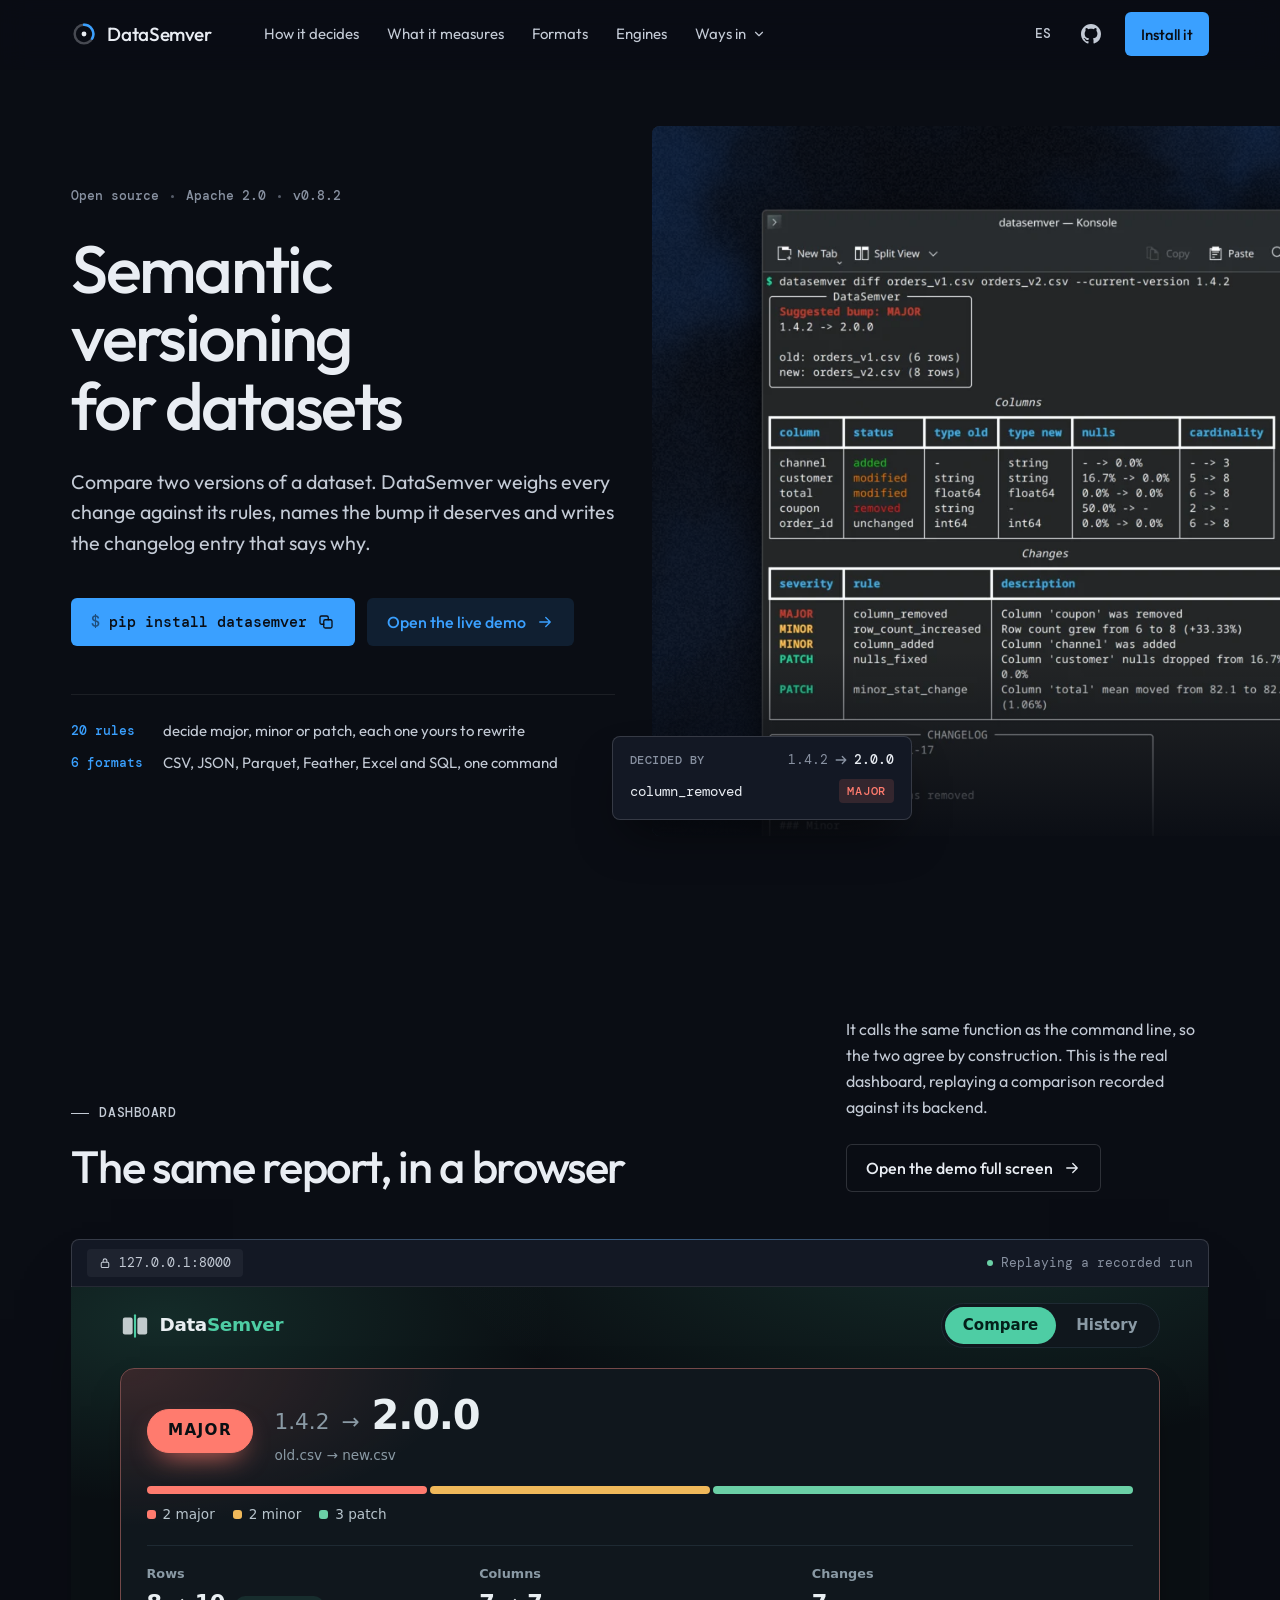
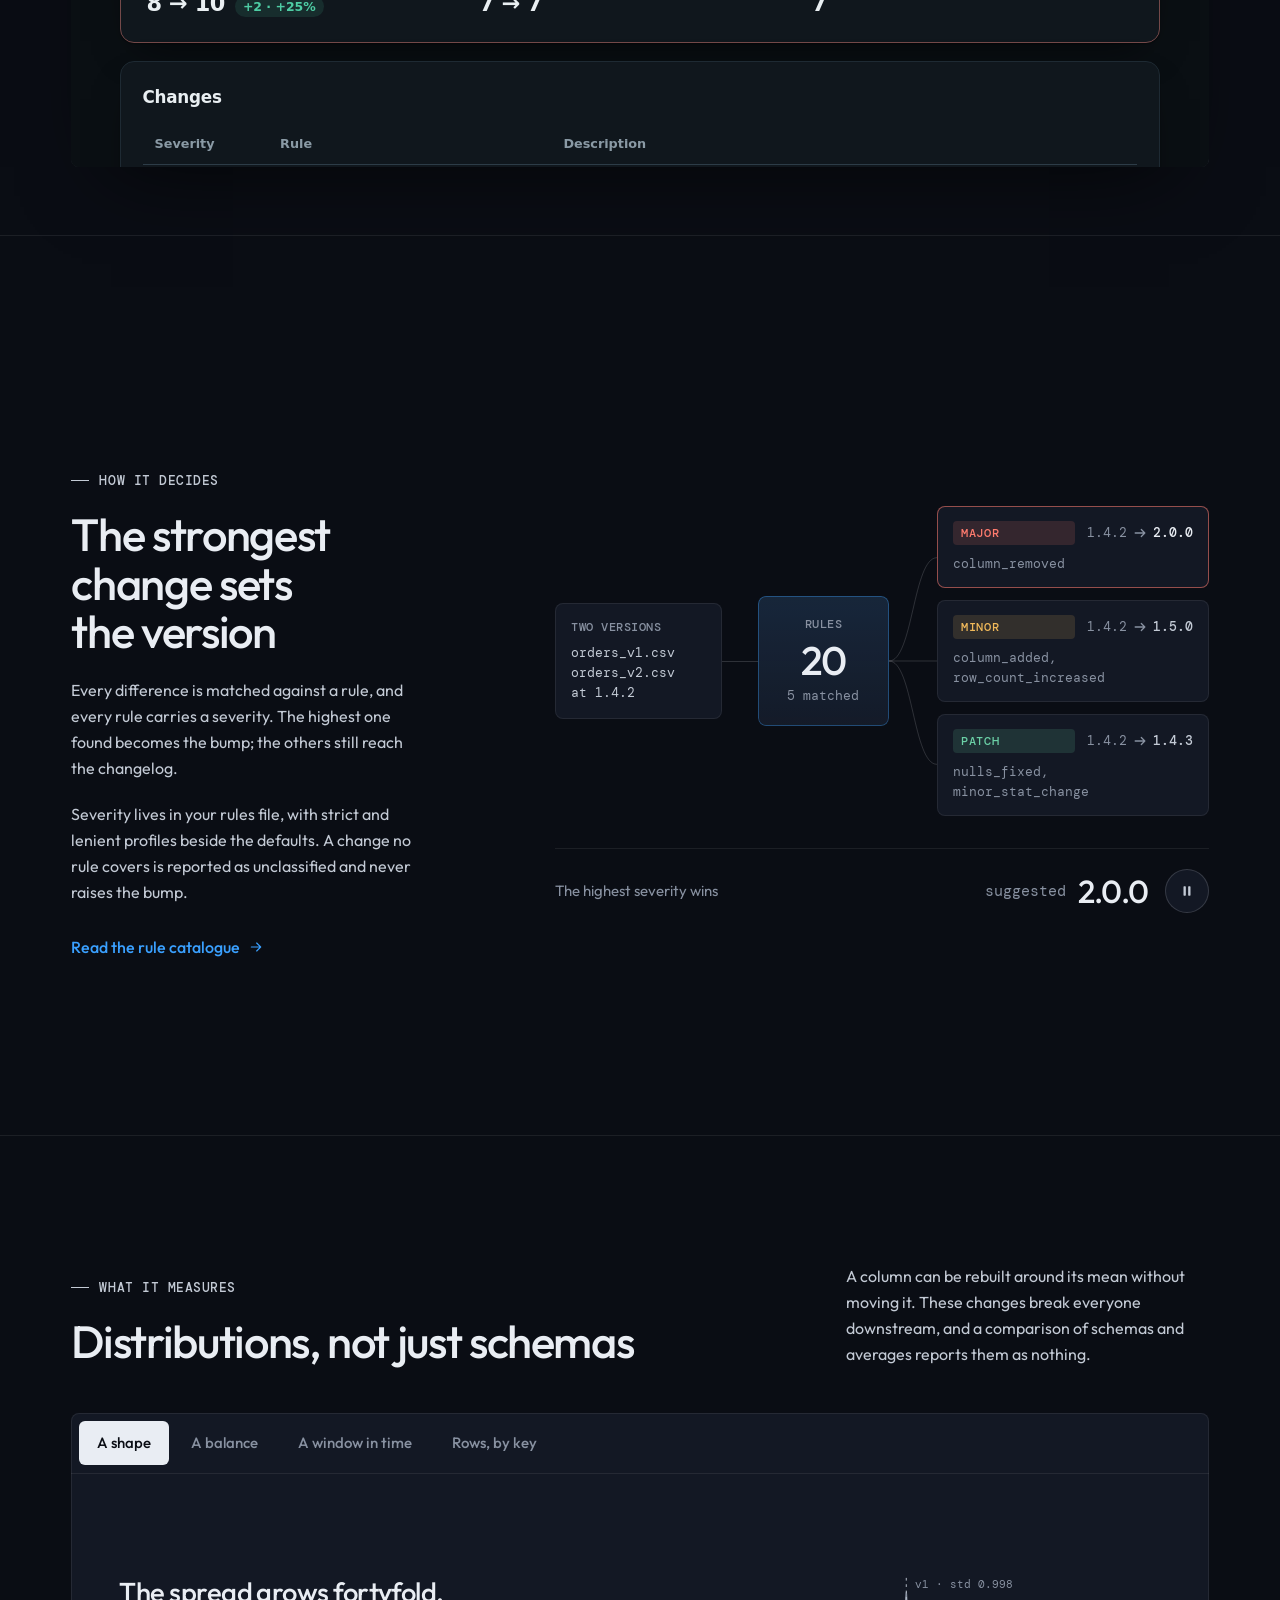
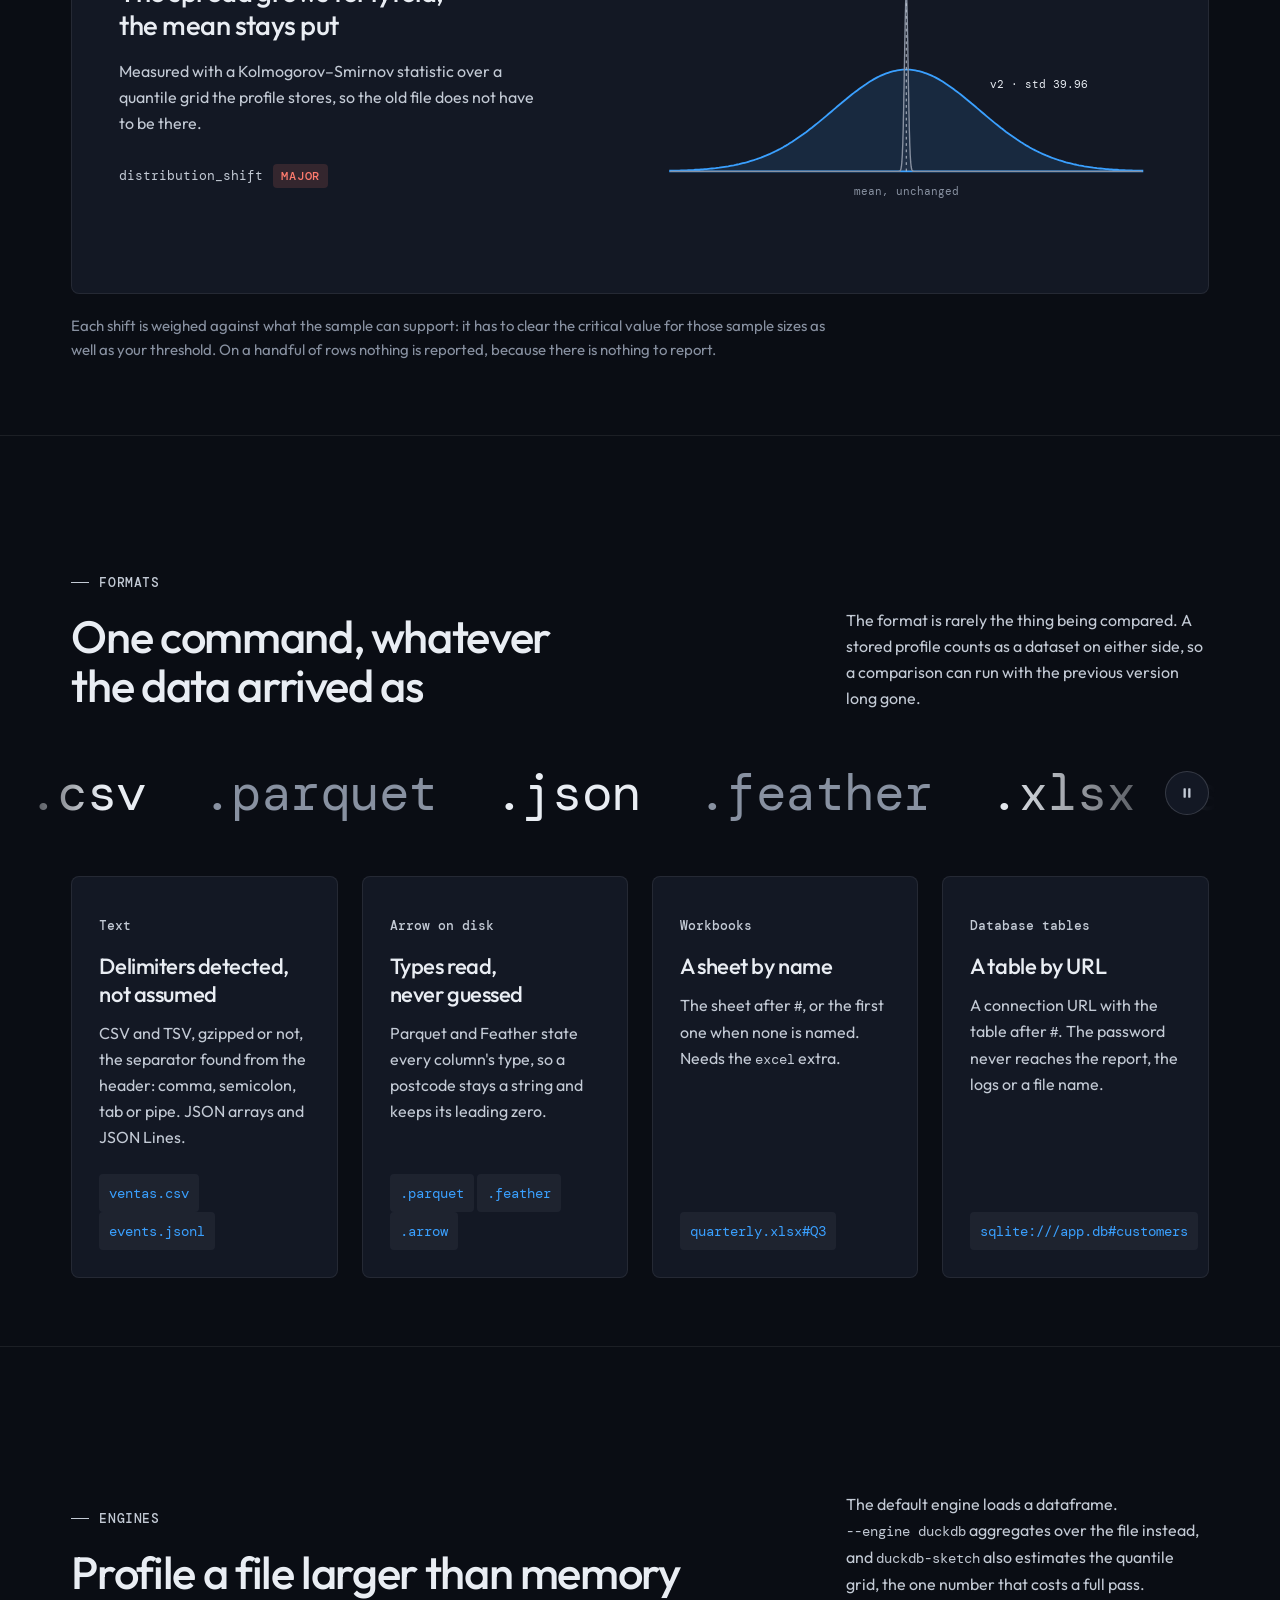
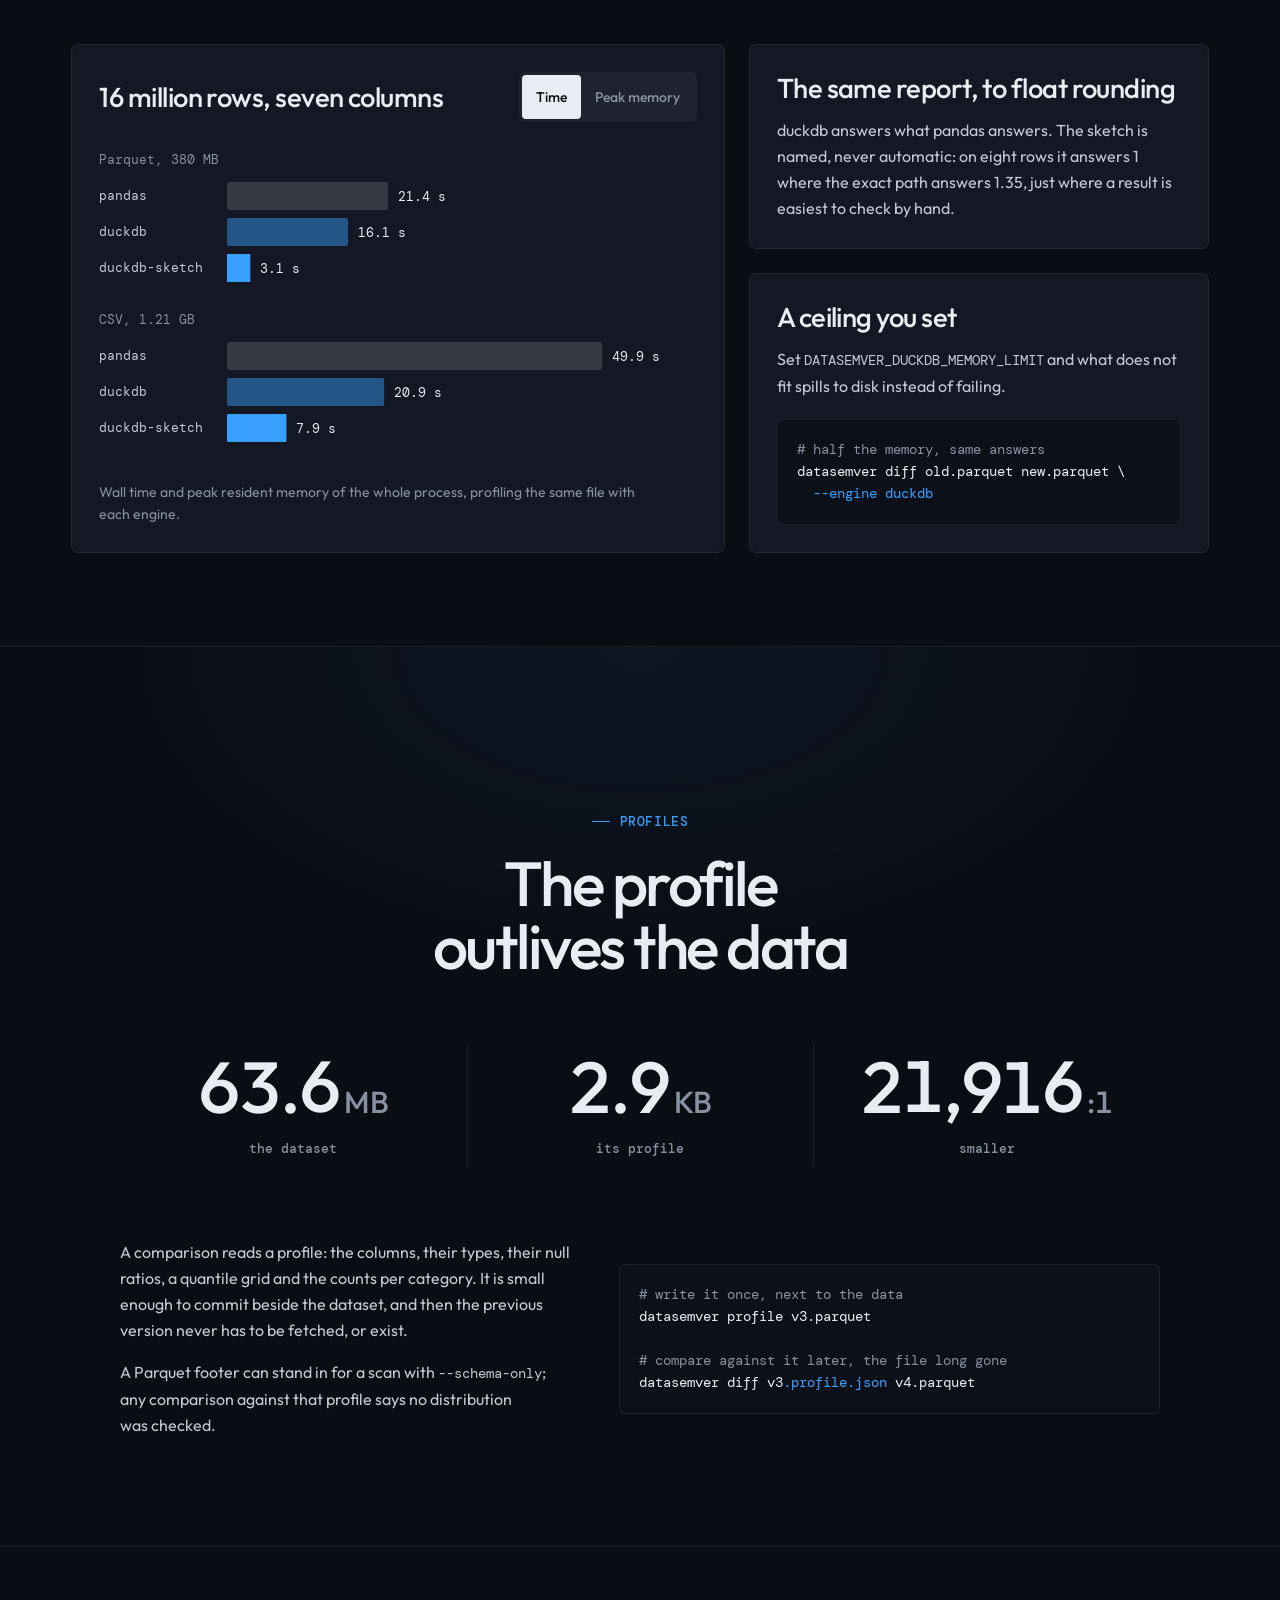
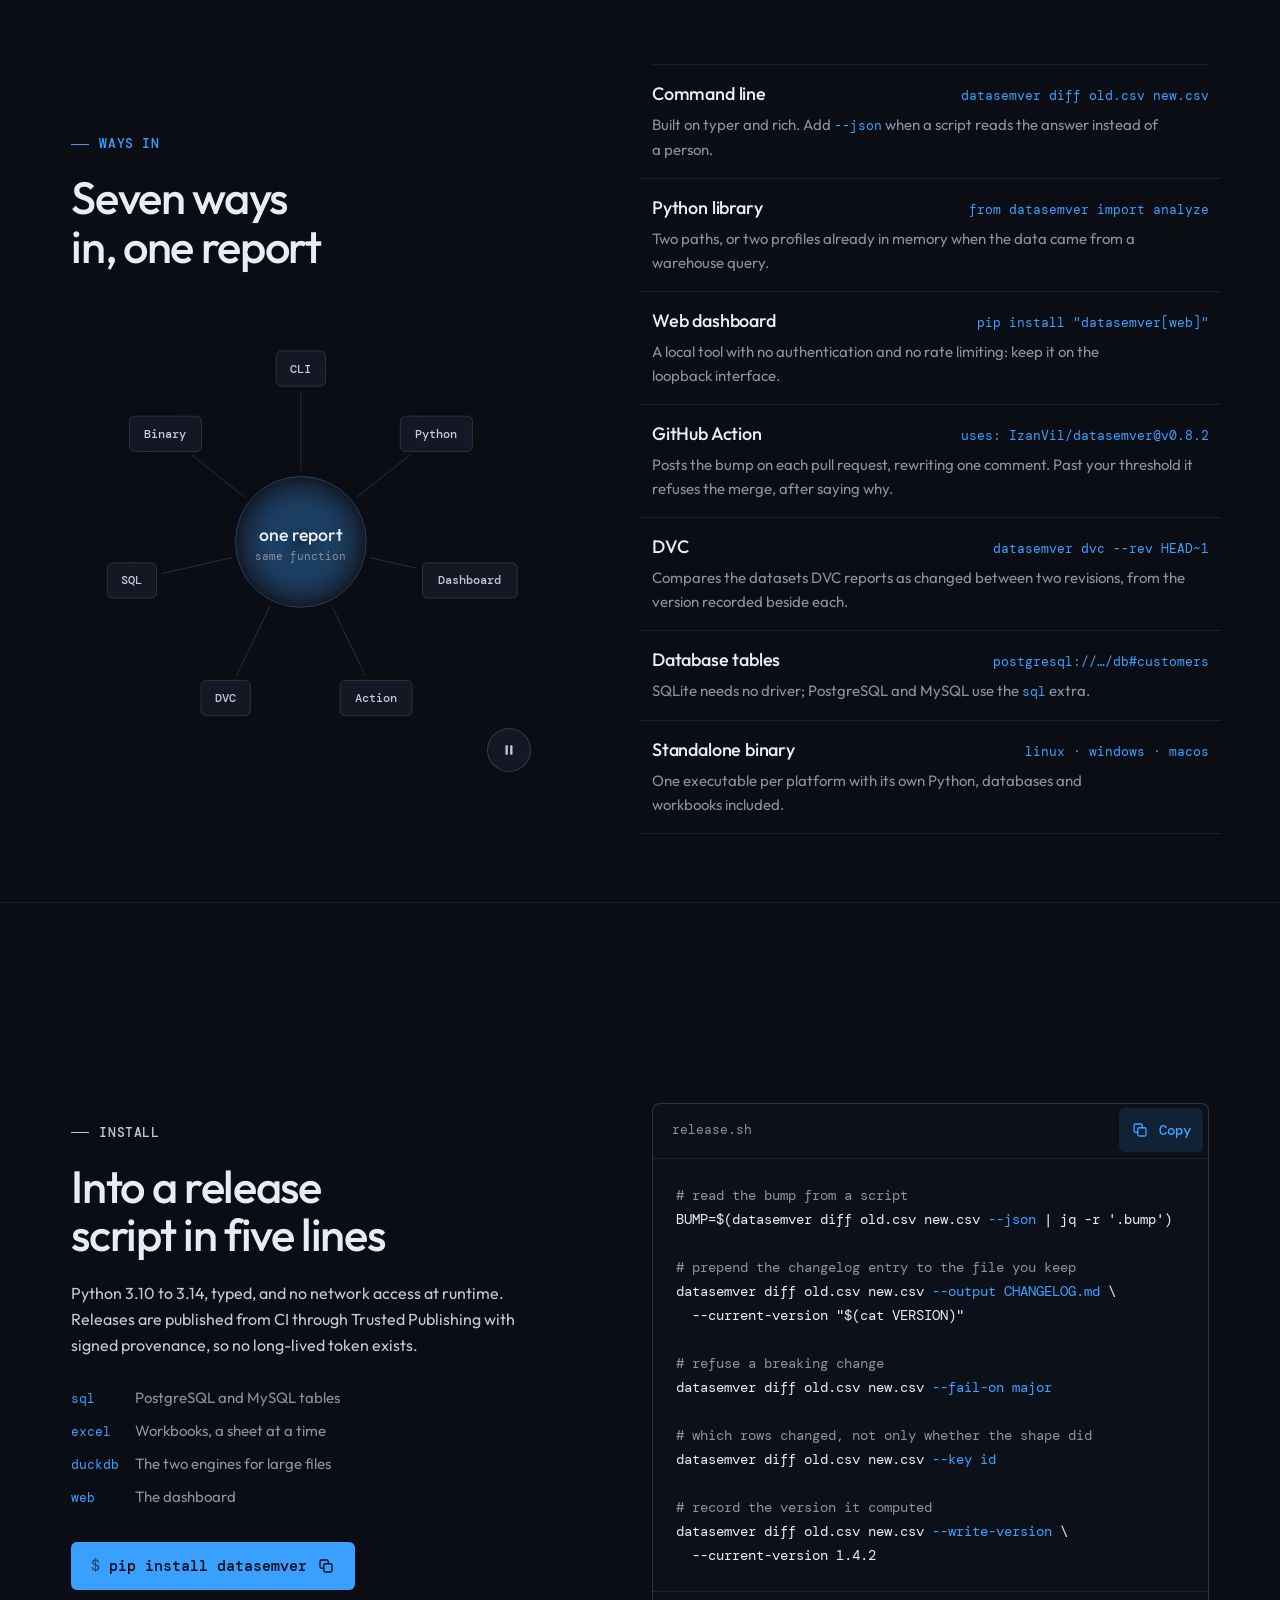
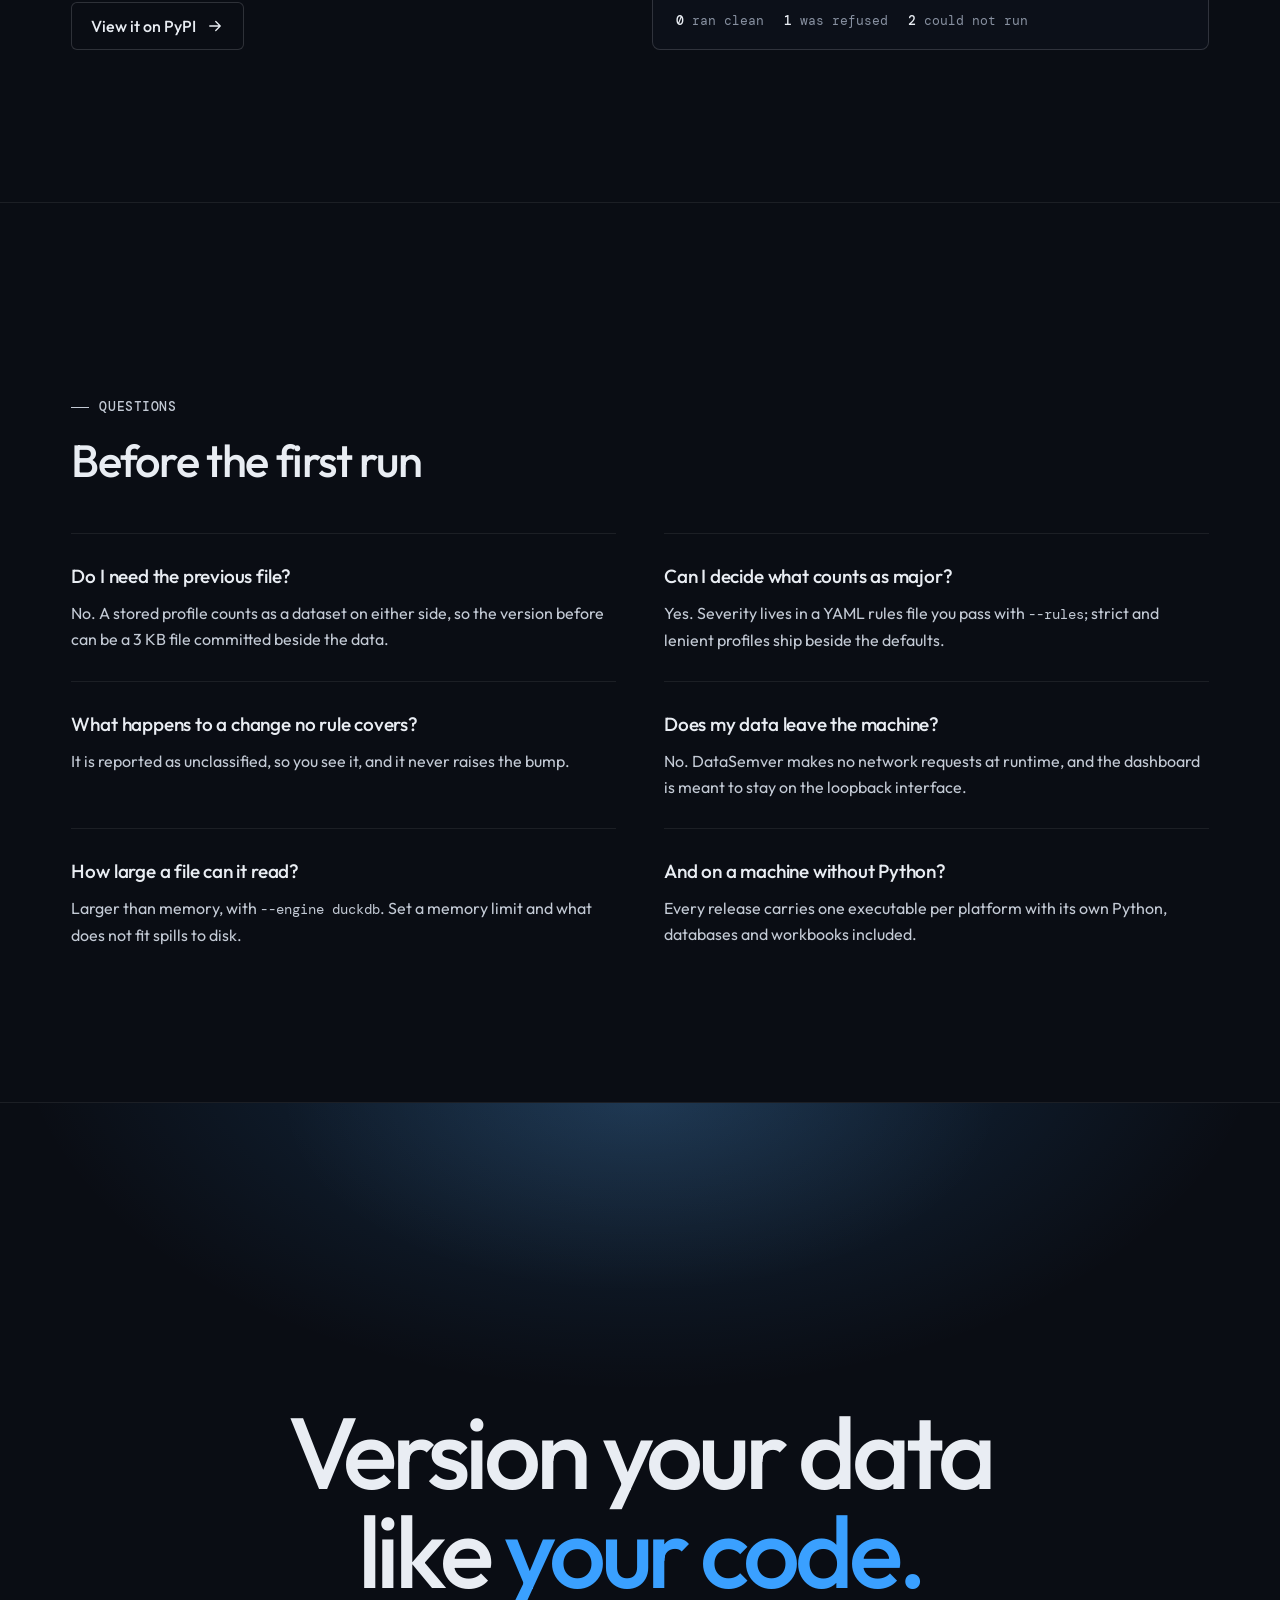
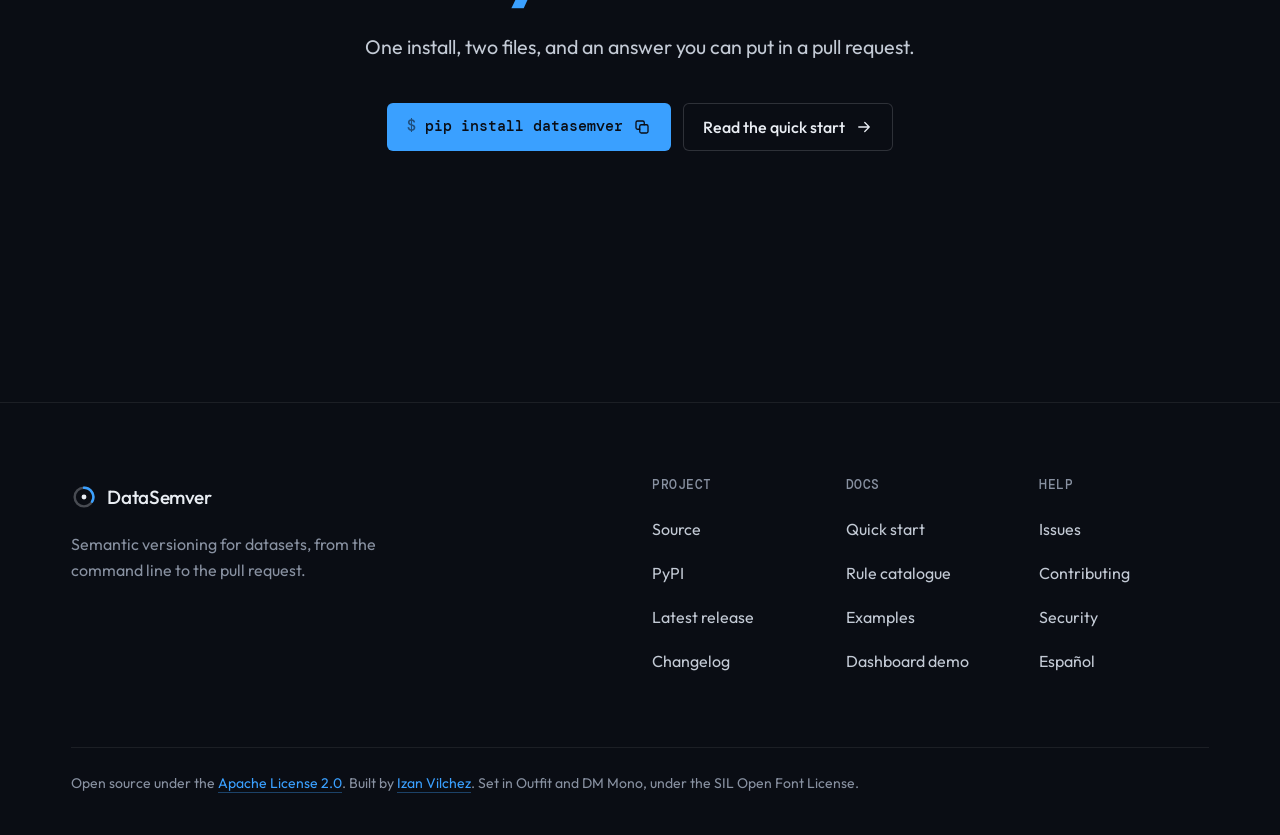
<file: index.html>
<!doctype html>
<html lang="en" class="no-js">
<head>
<meta charset="utf-8">
<meta name="viewport" content="width=device-width, initial-scale=1">
<title>DataSemver, semantic versioning for datasets</title>
<meta name="description" content="Compare two versions of a CSV, JSON, Parquet, Feather, Excel or SQL dataset and get the semantic version bump they deserve, with the changelog entry that explains it.">
<link rel="icon" type="image/svg+xml" href="favicon.svg">
<link rel="canonical" href="https://izanvil.github.io/datasemver/">
<link rel="alternate" hreflang="en" href="https://izanvil.github.io/datasemver/">
<link rel="alternate" hreflang="es" href="https://izanvil.github.io/datasemver/es/">
<link rel="alternate" hreflang="x-default" href="https://izanvil.github.io/datasemver/">
<meta property="og:title" content="DataSemver, semantic versioning for datasets">
<meta property="og:description" content="Your data changed. DataSemver tells you whether that is a patch, a minor or a breaking release, and writes the changelog entry.">
<meta property="og:type" content="website">
<meta property="og:url" content="https://izanvil.github.io/datasemver/">
<meta property="og:site_name" content="DataSemver">
<meta property="og:locale" content="en_GB">
<meta property="og:image" content="https://izanvil.github.io/datasemver/img/og.png">
<meta property="og:image:width" content="1200">
<meta property="og:image:height" content="630">
<meta property="og:image:alt" content="A terminal reporting a MAJOR bump from 1.4.2 to 2.0.0, with the columns and the rules behind it.">
<meta name="twitter:card" content="summary_large_image">
<meta name="theme-color" content="#0a0d14">
<link rel="preload" href="fonts/outfit.woff2" as="font" type="font/woff2" crossorigin>
<link rel="stylesheet" href="site.css">
<script>document.documentElement.classList.replace("no-js","js");if(!matchMedia("(prefers-reduced-motion: reduce)").matches){document.documentElement.classList.add("m-enter");setTimeout(function(){document.documentElement.classList.add("m-go")},1400)}</script>
<script type="application/ld+json">{"@context":"https://schema.org","@type":"SoftwareApplication","name":"DataSemver","applicationCategory":"DeveloperApplication","operatingSystem":"Linux, macOS, Windows","softwareVersion":"0.8.2","license":"https://www.apache.org/licenses/LICENSE-2.0","url":"https://izanvil.github.io/datasemver/","downloadUrl":"https://pypi.org/project/datasemver/","codeRepository":"https://github.com/IzanVil/datasemver","offers":{"@type":"Offer","price":"0","priceCurrency":"EUR"},"author":{"@type":"Person","name":"Izan Vilchez","url":"https://github.com/IzanVil"}}</script>
</head>
<body>
<svg width="0" height="0" style="position:absolute" aria-hidden="true" focusable="false">
  <symbol id="i-arrow" viewBox="0 0 24 24"><path d="M5 12h14M13 6l6 6-6 6" fill="none" stroke="currentColor" stroke-width="1.75" stroke-linecap="round" stroke-linejoin="round"/></symbol>
  <symbol id="i-to" viewBox="0 0 16 16"><path d="M2.5 8h11M9.5 4l4 4-4 4" fill="none" stroke="currentColor" stroke-width="1.5" stroke-linecap="round" stroke-linejoin="round"/></symbol>
  <symbol id="i-copy" viewBox="0 0 24 24"><g fill="none" stroke="currentColor" stroke-width="1.75" stroke-linecap="round" stroke-linejoin="round"><rect x="9" y="9" width="11" height="11" rx="2"/><path d="M15 9V6a2 2 0 0 0-2-2H6a2 2 0 0 0-2 2v7a2 2 0 0 0 2 2h3"/></g></symbol>
  <symbol id="i-check" viewBox="0 0 24 24"><path d="M5 12.5l4.5 4.5L19 7.5" fill="none" stroke="currentColor" stroke-width="2" stroke-linecap="round" stroke-linejoin="round"/></symbol>
  <symbol id="i-chev" viewBox="0 0 24 24"><path d="M6 9l6 6 6-6" fill="none" stroke="currentColor" stroke-width="2" stroke-linecap="round" stroke-linejoin="round"/></symbol>
  <symbol id="i-menu" viewBox="0 0 24 24"><path d="M4 7h16M4 12h16M4 17h16" fill="none" stroke="currentColor" stroke-width="1.75" stroke-linecap="round"/></symbol>
  <symbol id="i-close" viewBox="0 0 24 24"><path d="M6 6l12 12M18 6L6 18" fill="none" stroke="currentColor" stroke-width="1.75" stroke-linecap="round"/></symbol>
  <symbol id="i-lock" viewBox="0 0 16 16"><g fill="none" stroke="currentColor" stroke-width="1.4"><rect x="3" y="7" width="10" height="7" rx="1.5"/><path d="M5.5 7V5a2.5 2.5 0 0 1 5 0v2"/></g></symbol>
  <symbol id="i-pause" viewBox="0 0 24 24"><rect x="6" y="4" width="4" height="16" rx="1" fill="currentColor"/><rect x="14" y="4" width="4" height="16" rx="1" fill="currentColor"/></symbol>
  <symbol id="i-play" viewBox="0 0 24 24"><path d="M7 4.5v15l12-7.5z" fill="currentColor"/></symbol>
  <symbol id="i-gh" viewBox="0 0 16 16"><path fill="currentColor" d="M8 0C3.58 0 0 3.58 0 8c0 3.54 2.29 6.53 5.47 7.59.4.07.55-.17.55-.38 0-.19-.01-.82-.01-1.49-2.01.37-2.53-.49-2.69-.94-.09-.23-.48-.94-.82-1.13-.28-.15-.68-.52-.01-.53.63-.01 1.08.58 1.23.82.72 1.21 1.87.87 2.33.66.07-.52.28-.87.51-1.07-1.78-.2-3.64-.89-3.64-3.95 0-.87.31-1.59.82-2.15-.08-.2-.36-1.02.08-2.12 0 0 .67-.21 2.2.82.64-.18 1.32-.27 2-.27.68 0 1.36.09 2 .27 1.53-1.04 2.2-.82 2.2-.82.44 1.1.16 1.92.08 2.12.51.56.82 1.27.82 2.15 0 3.07-1.87 3.75-3.65 3.95.29.25.54.73.54 1.48 0 1.07-.01 1.93-.01 2.2 0 .21.15.46.55.38A8.01 8.01 0 0 0 16 8c0-4.42-3.58-8-8-8z"/></symbol>
</svg>
<a class="skip" href="#main">Skip to content</a>

<header class="nav" id="nav">
  <div class="wrap nav__bar">
    <a class="mark" href="./" aria-label="DataSemver, home">
      <svg viewBox="0 0 32 32" aria-hidden="true" focusable="false"><circle cx="16" cy="16" r="11.5" fill="none" stroke="currentColor" stroke-width="3" opacity="0.28"/><path d="M16 4.5a11.5 11.5 0 0 1 9.96 17.25" fill="none" style="stroke: var(--accent)" stroke-width="3" stroke-linecap="round"/><circle cx="16" cy="16" r="3" fill="currentColor"/></svg>
      <span>DataSemver</span>
    </a>
    <ul class="nav__links">
      <li><a href="#decide">How it decides</a></li>
      <li><a href="#measure">What it measures</a></li>
      <li class="wide"><a href="#formats">Formats</a></li>
      <li class="wide"><a href="#engines">Engines</a></li>
      <li><button type="button" aria-expanded="false" aria-controls="mega" data-mega>Ways in <svg aria-hidden="true"><use href="#i-chev"/></svg></button></li>
    </ul>
    <div class="nav__end">
      <a class="nav__lang" href="es/" hreflang="es" lang="es" aria-label="Leer en español">ES</a>
      <a class="nav__icon" href="https://github.com/IzanVil/datasemver" aria-label="Source on GitHub"><svg aria-hidden="true"><use href="#i-gh"/></svg></a>
      <a class="btn" href="#install">Install it</a>
      <button class="nav__icon nav__menu" type="button" aria-expanded="false" aria-controls="sheet" aria-label="Open the menu" data-menu><svg aria-hidden="true"><use href="#i-menu"/></svg></button>
    </div>
  </div>
  <div class="mega" id="mega">
    <div class="wrap mega__inner">
      <div class="mega__intro">
        <p class="h4">Seven ways in, one report</p>
        <p>Every entry point calls the same function, so the answer never depends on where you asked.</p>
      </div>
      <ul class="mega__list">
        <li><a href="#way-cli"><strong>Command line</strong><span>A table for people, JSON for scripts</span></a></li>
        <li><a href="#way-python"><strong>Python library</strong><span>Two paths, or two profiles in memory</span></a></li>
        <li><a href="#dashboard"><strong>Dashboard</strong><span>The same report in a browser</span></a></li>
        <li><a href="#way-action"><strong>GitHub Action</strong><span>The bump on every pull request</span></a></li>
        <li><a href="#way-dvc"><strong>DVC</strong><span>What changed between two revisions</span></a></li>
        <li><a href="#way-sql"><strong>Database tables</strong><span>SQLite, PostgreSQL and MySQL</span></a></li>
        <li><a href="#way-binary"><strong>Standalone binary</strong><span>For machines without Python</span></a></li>
      </ul>
    </div>
  </div>
</header>

<div class="sheet" id="sheet">
  <ul>
    <li><a href="#decide">How it decides</a></li>
    <li><a href="#measure">What it measures</a></li>
    <li><a href="#formats">Formats</a></li>
    <li><a href="#engines">Engines</a></li>
    <li><a href="#ways">Ways in</a></li>
    <li><a href="#faq">Questions</a></li>
    <li><a href="es/" hreflang="es" lang="es">Leer en español</a></li>
  </ul>
  <div class="actions">
    <a class="btn" href="#install">Install it</a>
    <a class="btn btn--quiet" href="https://github.com/IzanVil/datasemver">Read the source</a>
  </div>
</div>

<main id="main">

<section class="hero" aria-labelledby="hero-h" data-enter>
  <div class="wrap">
    <div class="grid hero__grid">
      <div class="hero__text">
        <p class="hero__eyebrow" data-up style="--u: 0">
          <span>Open source</span><span class="dot" aria-hidden="true"></span><span>Apache 2.0</span><span class="dot" aria-hidden="true"></span><span>v0.8.2</span>
        </p>
        <h1 id="hero-h"><span class="ln" style="--l: 0"><span>Semantic versioning</span></span><span class="ln" style="--l: 1"><span>for datasets</span></span></h1>
        <p class="lead" data-up style="--u: 1">Compare two versions of a dataset. DataSemver weighs every change against its rules, names the bump it deserves and writes the changelog entry that says why.</p>
        <div class="actions" data-up style="--u: 2">
          <button class="btn btn--cmd" type="button" data-copy="pip install datasemver" aria-label="Copy the install command: pip install datasemver">
            <span><span class="prompt">$ </span>pip install datasemver</span>
            <svg class="when-idle" aria-hidden="true"><use href="#i-copy"/></svg><svg class="when-done" aria-hidden="true"><use href="#i-check"/></svg>
          </button>
          <a class="btn btn--tonal" href="#dashboard">Open the live demo <svg class="arrow" aria-hidden="true"><use href="#i-arrow"/></svg></a>
        </div>
        <dl class="hero__facts" data-up style="--u: 3">
          <dt>20 rules</dt><dd>decide major, minor or patch, each one yours to rewrite</dd>
          <dt>6 formats</dt><dd>CSV, JSON, Parquet, Feather, Excel and SQL, one command</dd>
        </dl>
      </div>
      <div class="hero__media">
        <div class="hero__panel">
          <canvas data-grain aria-hidden="true"></canvas>
          <img class="hero__shot" src="img/terminal-diff.webp" srcset="img/terminal-diff-1x.webp 833w, img/terminal-diff.webp 1666w" sizes="(max-width: 640px) 560px, 700px" width="833" height="1034" alt="A terminal running datasemver diff on two versions of an orders file at 1.4.2. It suggests a MAJOR bump to 2.0.0: the coupon column was removed, a channel column was added, the row count grew from 6 to 8 and customer nulls dropped to zero. The changelog entry follows.">
        </div>
        <div class="float" aria-hidden="true">
          <p class="float__top"><span class="float__label">Decided by</span><span class="float__ver">1.4.2 <svg class="to"><use href="#i-to"/></svg> <strong>2.0.0</strong></span></p>
          <p class="float__rule"><span>column_removed</span><span class="sev sev--major">major</span></p>
        </div>
      </div>
    </div>
  </div>
</section>

<section class="sec" id="dashboard" aria-labelledby="dashboard-h">
  <div class="wrap">
    <div class="head">
      <div class="head__text">
        <p class="label">Dashboard</p>
        <h2 id="dashboard-h">The same report, in a browser</h2>
      </div>
      <div class="head__side">
        <p>It calls the same function as the command line, so the two agree by construction. This is the real dashboard, replaying a comparison recorded against its backend.</p>
        <a class="btn btn--quiet" href="demo/">Open the demo full screen <svg class="arrow" aria-hidden="true"><use href="#i-arrow"/></svg></a>
      </div>
    </div>
    <div class="app">
      <div class="app__bar" aria-hidden="true">
        <span class="app__url"><svg><use href="#i-lock"/></svg>127.0.0.1:8000</span>
        <span class="app__note">Replaying a recorded run</span>
      </div>
      <iframe src="demo/?embed" title="The DataSemver dashboard, replaying a recorded comparison" loading="lazy"></iframe>
    </div>
  </div>
</section>

<section class="sec" id="decide" aria-labelledby="decide-h">
  <div class="wrap grid decide">
    <div class="decide__text">
      <p class="label">How it decides</p>
      <h2 id="decide-h">The strongest change sets the version</h2>
      <p>Every difference is matched against a rule, and every rule carries a severity. The highest one found becomes the bump; the others still reach the changelog.</p>
      <p>Severity lives in your rules file, with strict and lenient profiles beside the defaults. A change no rule covers is reported as unclassified and never raises the bump.</p>
      <a class="link-row" href="https://github.com/IzanVil/datasemver/blob/main/docs/rules.md">Read the rule catalogue <svg class="arrow" aria-hidden="true"><use href="#i-arrow"/></svg></a>
    </div>
    <div class="lanes" data-loop role="group" aria-label="The comparison in the terminal above, going through the rules">
      <div class="node">
        <p class="node__label">Two versions</p>
        <p class="node__body">orders_v1.csv<br>orders_v2.csv<br>at 1.4.2</p>
      </div>
      <div class="wire" aria-hidden="true"></div>
      <div class="node node--core">
        <p class="node__label">Rules</p>
        <strong>20</strong>
        <p class="node__body">5 matched</p>
      </div>
      <svg class="fan" viewBox="0 0 100 300" preserveAspectRatio="none" aria-hidden="true">
        <path d="M0 150 C 50 150, 50 50, 100 50"/>
        <path d="M0 150 L 100 150"/>
        <path d="M0 150 C 50 150, 50 250, 100 250"/>
        <path class="pulse" d="M0 150 C 50 150, 50 50, 100 50"/>
        <path class="pulse" d="M0 150 L 100 150"/>
        <path class="pulse" d="M0 150 C 50 150, 50 250, 100 250"/>
      </svg>
      <ul class="lane-list">
        <li class="lane lane--win">
          <span class="sev sev--major">major</span>
          <span class="lane__ver">1.4.2 <svg class="to" aria-hidden="true"><use href="#i-to"/></svg><span class="sr">to</span> <b>2.0.0</b></span>
          <span class="lane__rules">column_removed</span>
        </li>
        <li class="lane">
          <span class="sev sev--minor">minor</span>
          <span class="lane__ver">1.4.2 <svg class="to" aria-hidden="true"><use href="#i-to"/></svg><span class="sr">to</span> <b>1.5.0</b></span>
          <span class="lane__rules">column_added, row_count_increased</span>
        </li>
        <li class="lane">
          <span class="sev sev--patch">patch</span>
          <span class="lane__ver">1.4.2 <svg class="to" aria-hidden="true"><use href="#i-to"/></svg><span class="sr">to</span> <b>1.4.3</b></span>
          <span class="lane__rules">nulls_fixed, minor_stat_change</span>
        </li>
      </ul>
      <p class="lanes__verdict"><span>The highest severity wins</span><strong>suggested <b>2.0.0</b></strong></p>
    </div>
  </div>
</section>

<section class="sec" id="measure" aria-labelledby="measure-h">
  <div class="wrap">
    <div class="head">
      <div class="head__text">
        <p class="label">What it measures</p>
        <h2 id="measure-h">Distributions, not just schemas</h2>
      </div>
      <div class="head__side">
        <p>A column can be rebuilt around its mean without moving it. These changes break everyone downstream, and a comparison of schemas and averages reports them as nothing.</p>
      </div>
    </div>
    <div class="tour">
      <div class="tabs" role="tablist" aria-label="Changes it measures">
        <span class="tabs__ink" aria-hidden="true"></span>
        <button class="tab" role="tab" id="tab-shape" aria-controls="panel-shape" aria-selected="true">A shape</button>
        <button class="tab" role="tab" id="tab-balance" aria-controls="panel-balance" aria-selected="false" tabindex="-1">A balance</button>
        <button class="tab" role="tab" id="tab-time" aria-controls="panel-time" aria-selected="false" tabindex="-1">A window in time</button>
        <button class="tab" role="tab" id="tab-rows" aria-controls="panel-rows" aria-selected="false" tabindex="-1">Rows, by key</button>
      </div>
      <div class="panel" role="tabpanel" id="panel-shape" aria-labelledby="tab-shape">
        <div class="panel__text">
          <h3>The spread grows fortyfold, the mean stays put</h3>
          <p>Measured with a Kolmogorov–Smirnov statistic over a quantile grid the profile stores, so the old file does not have to be there.</p>
          <div class="chips"><span class="chip chip--rule">distribution_shift <span class="sev sev--major">major</span></span></div>
        </div>
        <figure class="panel__fig"><svg viewBox="0 0 560 280" role="img" aria-labelledby="fig-shape-t">
            <title id="fig-shape-t">Two distributions with the same mean: version one a narrow spike with a standard deviation of 0.998, version two spread wide with 39.96.</title>
            <line class="fig-axis" x1="20" y1="236" x2="540" y2="236"/>
            <path class="fig-new" d="M20.0 235.4 L22.0 235.4 L24.0 235.3 L26.0 235.3 L28.0 235.2 L30.0 235.2 L32.0 235.1 L34.0 235.0 L36.0 234.9 L38.0 234.9 L40.0 234.8 L42.0 234.7 L44.0 234.6 L46.0 234.5 L48.0 234.3 L50.0 234.2 L52.0 234.1 L54.0 233.9 L56.0 233.8 L58.0 233.6 L60.0 233.5 L62.0 233.3 L64.0 233.1 L66.0 232.9 L68.0 232.7 L70.0 232.5 L72.0 232.2 L74.0 232.0 L76.0 231.7 L78.0 231.4 L80.0 231.1 L82.0 230.8 L84.0 230.5 L86.0 230.1 L88.0 229.7 L90.0 229.4 L92.0 229.0 L94.0 228.5 L96.0 228.1 L98.0 227.6 L100.0 227.1 L102.0 226.6 L104.0 226.1 L106.0 225.5 L108.0 224.9 L110.0 224.3 L112.0 223.7 L114.0 223.0 L116.0 222.4 L118.0 221.6 L120.0 220.9 L122.0 220.1 L124.0 219.3 L126.0 218.5 L128.0 217.6 L130.0 216.8 L132.0 215.8 L134.0 214.9 L136.0 213.9 L138.0 212.9 L140.0 211.9 L142.0 210.8 L144.0 209.7 L146.0 208.5 L148.0 207.4 L150.0 206.2 L152.0 204.9 L154.0 203.7 L156.0 202.4 L158.0 201.1 L160.0 199.7 L162.0 198.3 L164.0 196.9 L166.0 195.5 L168.0 194.0 L170.0 192.6 L172.0 191.1 L174.0 189.5 L176.0 188.0 L178.0 186.4 L180.0 184.8 L182.0 183.2 L184.0 181.6 L186.0 179.9 L188.0 178.3 L190.0 176.6 L192.0 174.9 L194.0 173.2 L196.0 171.5 L198.0 169.8 L200.0 168.1 L202.0 166.4 L204.0 164.7 L206.0 163.0 L208.0 161.4 L210.0 159.7 L212.0 158.0 L214.0 156.4 L216.0 154.7 L218.0 153.1 L220.0 151.5 L222.0 149.9 L224.0 148.4 L226.0 146.9 L228.0 145.4 L230.0 143.9 L232.0 142.5 L234.0 141.1 L236.0 139.8 L238.0 138.4 L240.0 137.2 L242.0 136.0 L244.0 134.8 L246.0 133.7 L248.0 132.6 L250.0 131.6 L252.0 130.7 L254.0 129.8 L256.0 128.9 L258.0 128.2 L260.0 127.5 L262.0 126.8 L264.0 126.2 L266.0 125.7 L268.0 125.3 L270.0 124.9 L272.0 124.6 L274.0 124.3 L276.0 124.1 L278.0 124.0 L280.0 124.0 L282.0 124.0 L284.0 124.1 L286.0 124.3 L288.0 124.6 L290.0 124.9 L292.0 125.3 L294.0 125.7 L296.0 126.2 L298.0 126.8 L300.0 127.5 L302.0 128.2 L304.0 128.9 L306.0 129.8 L308.0 130.7 L310.0 131.6 L312.0 132.6 L314.0 133.7 L316.0 134.8 L318.0 136.0 L320.0 137.2 L322.0 138.4 L324.0 139.8 L326.0 141.1 L328.0 142.5 L330.0 143.9 L332.0 145.4 L334.0 146.9 L336.0 148.4 L338.0 149.9 L340.0 151.5 L342.0 153.1 L344.0 154.7 L346.0 156.4 L348.0 158.0 L350.0 159.7 L352.0 161.4 L354.0 163.0 L356.0 164.7 L358.0 166.4 L360.0 168.1 L362.0 169.8 L364.0 171.5 L366.0 173.2 L368.0 174.9 L370.0 176.6 L372.0 178.3 L374.0 179.9 L376.0 181.6 L378.0 183.2 L380.0 184.8 L382.0 186.4 L384.0 188.0 L386.0 189.5 L388.0 191.1 L390.0 192.6 L392.0 194.0 L394.0 195.5 L396.0 196.9 L398.0 198.3 L400.0 199.7 L402.0 201.1 L404.0 202.4 L406.0 203.7 L408.0 204.9 L410.0 206.2 L412.0 207.4 L414.0 208.5 L416.0 209.7 L418.0 210.8 L420.0 211.9 L422.0 212.9 L424.0 213.9 L426.0 214.9 L428.0 215.8 L430.0 216.8 L432.0 217.6 L434.0 218.5 L436.0 219.3 L438.0 220.1 L440.0 220.9 L442.0 221.6 L444.0 222.4 L446.0 223.0 L448.0 223.7 L450.0 224.3 L452.0 224.9 L454.0 225.5 L456.0 226.1 L458.0 226.6 L460.0 227.1 L462.0 227.6 L464.0 228.1 L466.0 228.5 L468.0 229.0 L470.0 229.4 L472.0 229.7 L474.0 230.1 L476.0 230.5 L478.0 230.8 L480.0 231.1 L482.0 231.4 L484.0 231.7 L486.0 232.0 L488.0 232.2 L490.0 232.5 L492.0 232.7 L494.0 232.9 L496.0 233.1 L498.0 233.3 L500.0 233.5 L502.0 233.6 L504.0 233.8 L506.0 233.9 L508.0 234.1 L510.0 234.2 L512.0 234.3 L514.0 234.5 L516.0 234.6 L518.0 234.7 L520.0 234.8 L522.0 234.9 L524.0 234.9 L526.0 235.0 L528.0 235.1 L530.0 235.2 L532.0 235.2 L534.0 235.3 L536.0 235.3 L538.0 235.4 L540.0 235.4 L540 236 L20 236 Z"/>
            <path class="fig-old" d="M20.0 236.0 L270.0 236.0 L270.2 236.0 L270.4 236.0 L270.5 236.0 L270.7 236.0 L270.9 236.0 L271.0 236.0 L271.2 236.0 L271.4 236.0 L271.5 236.0 L271.7 236.0 L271.8 236.0 L272.0 235.9 L272.2 235.9 L272.3 235.9 L272.5 235.8 L272.7 235.8 L272.8 235.7 L273.0 235.6 L273.2 235.4 L273.3 235.2 L273.5 235.0 L273.7 234.7 L273.8 234.3 L274.0 233.8 L274.2 233.2 L274.3 232.5 L274.5 231.5 L274.7 230.4 L274.8 229.0 L275.0 227.4 L275.2 225.4 L275.3 223.1 L275.5 220.4 L275.7 217.3 L275.8 213.6 L276.0 209.5 L276.2 204.8 L276.3 199.5 L276.5 193.6 L276.7 187.1 L276.8 180.0 L277.0 172.4 L277.2 164.1 L277.3 155.4 L277.5 146.3 L277.7 136.8 L277.8 127.0 L278.0 117.1 L278.2 107.2 L278.3 97.5 L278.5 88.1 L278.7 79.1 L278.8 70.7 L279.0 63.0 L279.2 56.3 L279.3 50.6 L279.5 46.0 L279.7 42.7 L279.8 40.7 L280.0 40.0 L280.2 40.7 L280.3 42.7 L280.5 46.0 L280.7 50.6 L280.8 56.3 L281.0 63.0 L281.2 70.7 L281.3 79.1 L281.5 88.1 L281.7 97.5 L281.8 107.2 L282.0 117.1 L282.2 127.0 L282.3 136.8 L282.5 146.3 L282.7 155.4 L282.8 164.1 L283.0 172.4 L283.2 180.0 L283.3 187.1 L283.5 193.6 L283.7 199.5 L283.8 204.8 L284.0 209.5 L284.2 213.6 L284.3 217.3 L284.5 220.4 L284.7 223.1 L284.8 225.4 L285.0 227.4 L285.2 229.0 L285.3 230.4 L285.5 231.5 L285.7 232.5 L285.8 233.2 L286.0 233.8 L286.2 234.3 L286.3 234.7 L286.5 235.0 L286.7 235.2 L286.8 235.4 L287.0 235.6 L287.2 235.7 L287.3 235.8 L287.5 235.8 L287.7 235.9 L287.8 235.9 L288.0 235.9 L288.2 236.0 L288.3 236.0 L288.5 236.0 L288.6 236.0 L288.8 236.0 L289.0 236.0 L289.1 236.0 L289.3 236.0 L289.5 236.0 L289.6 236.0 L289.8 236.0 L290.0 236.0 L540.0 236.0"/>
            <line class="fig-mean" x1="280" y1="236" x2="280" y2="20"/>
            <text class="fig-text" x="290" y="34">v1 · std 0.998</text>
            <text class="fig-text fig-text--ink" x="372" y="144">v2 · std 39.96</text>
            <text class="fig-text" x="280" y="262" text-anchor="middle">mean, unchanged</text>
          </svg></figure>
      </div>
      <div class="panel" role="tabpanel" id="panel-balance" aria-labelledby="tab-balance" hidden>
        <div class="panel__text">
          <h3>Both labels are still there, in other proportions</h3>
          <p>The category set is unchanged, so a check of distinct values sees nothing. Measured with the Population Stability Index.</p>
          <div class="chips"><span class="chip chip--rule">psi_greater_than: 0.25 <span class="sev sev--major">major</span></span></div>
        </div>
        <figure class="panel__fig"><svg viewBox="0 0 560 230" role="img" aria-labelledby="fig-balance-t">
            <title id="fig-balance-t">The share of the label ok goes from 50.3 per cent to 99.0 per cent, and ko from 49.7 to 1.0, with both labels still present.</title>
            <text class="fig-text" x="0" y="66">v1</text><rect class="fig-bar-old" x="92" y="40" width="225.3" height="40" rx="4"/><rect class="fig-bar-old-2" x="320.3" y="40" width="219.7" height="40" rx="4"/>
            <text class="fig-text fig-text--ink" x="106" y="66">ok 50.3%</text>
            <text class="fig-text" x="334.3" y="66">ko 49.7%</text>
            <text class="fig-text" x="0" y="166">v2</text><rect class="fig-bar-new" x="92" y="140" width="443.5" height="40" rx="4"/><rect class="fig-bar-new-2" x="538.5" y="140" width="2.0" height="40" rx="4"/>
            <text class="fig-text" x="106" y="166" style="fill: var(--accent-ink)">ok 99.0%</text>
            <text class="fig-text" x="540" y="206" text-anchor="end">ko 1.0%</text>
          </svg></figure>
      </div>
      <div class="panel" role="tabpanel" id="panel-time" aria-labelledby="tab-time" hidden>
        <div class="panel__text">
          <h3>The same thousand days, six years later</h3>
          <p>A date column is compared on when it actually sits, so an export that slid forward, or now covers half the period, is a change instead of a silence.</p>
          <div class="chips"><span class="chip chip--rule">distribution_shift <span class="sev sev--major">major</span></span></div>
        </div>
        <figure class="panel__fig"><svg viewBox="0 0 560 210" role="img" aria-labelledby="fig-time-t">
            <title id="fig-time-t">Version one covers a thousand days from January 2020, version two the same thousand days from January 2026.</title>
            <line class="fig-grid" x1="92.0" y1="16" x2="92.0" y2="176"/><text class="fig-text" x="92.0" y="200" text-anchor="middle">2020</text><line class="fig-grid" x1="181.6" y1="16" x2="181.6" y2="176"/><text class="fig-text" x="181.6" y="200" text-anchor="middle">22</text><line class="fig-grid" x1="271.2" y1="16" x2="271.2" y2="176"/><text class="fig-text" x="271.2" y="200" text-anchor="middle">24</text><line class="fig-grid" x1="360.8" y1="16" x2="360.8" y2="176"/><text class="fig-text" x="360.8" y="200" text-anchor="middle">2026</text><line class="fig-grid" x1="450.4" y1="16" x2="450.4" y2="176"/><text class="fig-text" x="450.4" y="200" text-anchor="middle">28</text><line class="fig-grid" x1="540.0" y1="16" x2="540.0" y2="176"/><text class="fig-text" x="540.0" y="200" text-anchor="middle">30</text>
            <text class="fig-text" x="0" y="66">v1</text>
            <rect class="fig-bar-old" x="92.0" y="40" width="122.5" height="40" rx="4"/>
            <text class="fig-text" x="0" y="136">v2</text>
            <rect class="fig-bar-new" x="360.8" y="110" width="122.5" height="40" rx="4"/>
          </svg></figure>
      </div>
      <div class="panel" role="tabpanel" id="panel-rows" aria-labelledby="tab-rows" hidden>
        <div class="panel__text">
          <h3>A third of the rows rewritten, the profile barely moved</h3>
          <p>With <code>--key</code>, rows are matched instead of summarised. Values drawn the same way keep the shape of the column, and are a different dataset to anyone joining against it.</p>
          <div class="chips"><span class="chip chip--rule">rows_modified <span class="sev sev--minor">minor</span></span></div>
        </div>
        <figure class="panel__fig"><svg viewBox="0 0 560 230" role="img" aria-labelledby="fig-rows-t">
            <title id="fig-rows-t">Three hundred rows matched by id, one hundred of them rewritten.</title>
            <path class="fig-cell" d="M28 10h14v14h-14zM100 10h14v14h-14zM118 10h14v14h-14zM154 10h14v14h-14zM172 10h14v14h-14zM190 10h14v14h-14zM208 10h14v14h-14zM226 10h14v14h-14zM262 10h14v14h-14zM298 10h14v14h-14zM352 10h14v14h-14zM370 10h14v14h-14zM424 10h14v14h-14zM442 10h14v14h-14zM478 10h14v14h-14zM514 10h14v14h-14zM532 10h14v14h-14zM28 28h14v14h-14zM64 28h14v14h-14zM100 28h14v14h-14zM118 28h14v14h-14zM136 28h14v14h-14zM154 28h14v14h-14zM172 28h14v14h-14zM190 28h14v14h-14zM208 28h14v14h-14zM262 28h14v14h-14zM316 28h14v14h-14zM352 28h14v14h-14zM388 28h14v14h-14zM406 28h14v14h-14zM460 28h14v14h-14zM478 28h14v14h-14zM496 28h14v14h-14zM514 28h14v14h-14zM532 28h14v14h-14zM10 46h14v14h-14zM28 46h14v14h-14zM46 46h14v14h-14zM82 46h14v14h-14zM100 46h14v14h-14zM118 46h14v14h-14zM136 46h14v14h-14zM154 46h14v14h-14zM190 46h14v14h-14zM208 46h14v14h-14zM280 46h14v14h-14zM298 46h14v14h-14zM316 46h14v14h-14zM334 46h14v14h-14zM388 46h14v14h-14zM406 46h14v14h-14zM424 46h14v14h-14zM442 46h14v14h-14zM496 46h14v14h-14zM514 46h14v14h-14zM532 46h14v14h-14zM10 64h14v14h-14zM28 64h14v14h-14zM46 64h14v14h-14zM64 64h14v14h-14zM172 64h14v14h-14zM244 64h14v14h-14zM280 64h14v14h-14zM298 64h14v14h-14zM334 64h14v14h-14zM352 64h14v14h-14zM370 64h14v14h-14zM388 64h14v14h-14zM406 64h14v14h-14zM424 64h14v14h-14zM460 64h14v14h-14zM478 64h14v14h-14zM514 64h14v14h-14zM28 82h14v14h-14zM46 82h14v14h-14zM100 82h14v14h-14zM118 82h14v14h-14zM136 82h14v14h-14zM154 82h14v14h-14zM172 82h14v14h-14zM226 82h14v14h-14zM244 82h14v14h-14zM262 82h14v14h-14zM280 82h14v14h-14zM298 82h14v14h-14zM316 82h14v14h-14zM334 82h14v14h-14zM352 82h14v14h-14zM370 82h14v14h-14zM388 82h14v14h-14zM460 82h14v14h-14zM478 82h14v14h-14zM496 82h14v14h-14zM514 82h14v14h-14zM532 82h14v14h-14zM28 100h14v14h-14zM46 100h14v14h-14zM64 100h14v14h-14zM82 100h14v14h-14zM118 100h14v14h-14zM136 100h14v14h-14zM154 100h14v14h-14zM172 100h14v14h-14zM190 100h14v14h-14zM226 100h14v14h-14zM244 100h14v14h-14zM262 100h14v14h-14zM280 100h14v14h-14zM298 100h14v14h-14zM334 100h14v14h-14zM352 100h14v14h-14zM370 100h14v14h-14zM388 100h14v14h-14zM424 100h14v14h-14zM478 100h14v14h-14zM496 100h14v14h-14zM514 100h14v14h-14zM532 100h14v14h-14zM46 118h14v14h-14zM64 118h14v14h-14zM82 118h14v14h-14zM100 118h14v14h-14zM118 118h14v14h-14zM136 118h14v14h-14zM154 118h14v14h-14zM172 118h14v14h-14zM190 118h14v14h-14zM208 118h14v14h-14zM226 118h14v14h-14zM244 118h14v14h-14zM280 118h14v14h-14zM316 118h14v14h-14zM334 118h14v14h-14zM370 118h14v14h-14zM388 118h14v14h-14zM424 118h14v14h-14zM460 118h14v14h-14zM478 118h14v14h-14zM496 118h14v14h-14zM532 118h14v14h-14zM10 136h14v14h-14zM28 136h14v14h-14zM46 136h14v14h-14zM64 136h14v14h-14zM82 136h14v14h-14zM100 136h14v14h-14zM136 136h14v14h-14zM154 136h14v14h-14zM172 136h14v14h-14zM190 136h14v14h-14zM208 136h14v14h-14zM226 136h14v14h-14zM244 136h14v14h-14zM262 136h14v14h-14zM298 136h14v14h-14zM316 136h14v14h-14zM352 136h14v14h-14zM370 136h14v14h-14zM406 136h14v14h-14zM460 136h14v14h-14zM478 136h14v14h-14zM532 136h14v14h-14zM10 154h14v14h-14zM28 154h14v14h-14zM46 154h14v14h-14zM82 154h14v14h-14zM118 154h14v14h-14zM136 154h14v14h-14zM172 154h14v14h-14zM226 154h14v14h-14zM244 154h14v14h-14zM262 154h14v14h-14zM316 154h14v14h-14zM334 154h14v14h-14zM352 154h14v14h-14zM388 154h14v14h-14zM442 154h14v14h-14zM496 154h14v14h-14zM514 154h14v14h-14zM532 154h14v14h-14zM28 172h14v14h-14zM64 172h14v14h-14zM82 172h14v14h-14zM136 172h14v14h-14zM154 172h14v14h-14zM190 172h14v14h-14zM208 172h14v14h-14zM226 172h14v14h-14zM244 172h14v14h-14zM280 172h14v14h-14zM316 172h14v14h-14zM334 172h14v14h-14zM370 172h14v14h-14zM388 172h14v14h-14zM406 172h14v14h-14zM424 172h14v14h-14zM460 172h14v14h-14zM496 172h14v14h-14zM514 172h14v14h-14z"/>
            <path class="fig-cell fig-cell--hit" d="M10 10h14v14h-14zM46 10h14v14h-14zM64 10h14v14h-14zM82 10h14v14h-14zM136 10h14v14h-14zM244 10h14v14h-14zM280 10h14v14h-14zM316 10h14v14h-14zM334 10h14v14h-14zM388 10h14v14h-14zM406 10h14v14h-14zM460 10h14v14h-14zM496 10h14v14h-14zM10 28h14v14h-14zM46 28h14v14h-14zM82 28h14v14h-14zM226 28h14v14h-14zM244 28h14v14h-14zM280 28h14v14h-14zM298 28h14v14h-14zM334 28h14v14h-14zM370 28h14v14h-14zM424 28h14v14h-14zM442 28h14v14h-14zM64 46h14v14h-14zM172 46h14v14h-14zM226 46h14v14h-14zM244 46h14v14h-14zM262 46h14v14h-14zM352 46h14v14h-14zM370 46h14v14h-14zM460 46h14v14h-14zM478 46h14v14h-14zM82 64h14v14h-14zM100 64h14v14h-14zM118 64h14v14h-14zM136 64h14v14h-14zM154 64h14v14h-14zM190 64h14v14h-14zM208 64h14v14h-14zM226 64h14v14h-14zM262 64h14v14h-14zM316 64h14v14h-14zM442 64h14v14h-14zM496 64h14v14h-14zM532 64h14v14h-14zM10 82h14v14h-14zM64 82h14v14h-14zM82 82h14v14h-14zM190 82h14v14h-14zM208 82h14v14h-14zM406 82h14v14h-14zM424 82h14v14h-14zM442 82h14v14h-14zM10 100h14v14h-14zM100 100h14v14h-14zM208 100h14v14h-14zM316 100h14v14h-14zM406 100h14v14h-14zM442 100h14v14h-14zM460 100h14v14h-14zM10 118h14v14h-14zM28 118h14v14h-14zM262 118h14v14h-14zM298 118h14v14h-14zM352 118h14v14h-14zM406 118h14v14h-14zM442 118h14v14h-14zM514 118h14v14h-14zM118 136h14v14h-14zM280 136h14v14h-14zM334 136h14v14h-14zM388 136h14v14h-14zM424 136h14v14h-14zM442 136h14v14h-14zM496 136h14v14h-14zM514 136h14v14h-14zM64 154h14v14h-14zM100 154h14v14h-14zM154 154h14v14h-14zM190 154h14v14h-14zM208 154h14v14h-14zM280 154h14v14h-14zM298 154h14v14h-14zM370 154h14v14h-14zM406 154h14v14h-14zM424 154h14v14h-14zM460 154h14v14h-14zM478 154h14v14h-14zM10 172h14v14h-14zM46 172h14v14h-14zM100 172h14v14h-14zM118 172h14v14h-14zM172 172h14v14h-14zM262 172h14v14h-14zM298 172h14v14h-14zM352 172h14v14h-14zM442 172h14v14h-14zM478 172h14v14h-14zM532 172h14v14h-14z"/>
            <text class="fig-text" x="10" y="218">300 rows matched by id · 100 rewritten</text>
          </svg></figure>
      </div>
    </div>
    <p class="measure-note">Each shift is weighed against what the sample can support: it has to clear the critical value for those sample sizes as well as your threshold. On a handful of rows nothing is reported, because there is nothing to report.</p>
  </div>
</section>

<section class="sec" id="formats" aria-labelledby="formats-h">
  <div class="wrap">
    <div class="head">
      <div class="head__text">
        <p class="label">Formats</p>
        <h2 id="formats-h">One command, whatever the data arrived as</h2>
      </div>
      <div class="head__side">
        <p>The format is rarely the thing being compared. A stored profile counts as a dataset on either side, so a comparison can run with the previous version long gone.</p>
      </div>
    </div>
  </div>
  <div class="marquee-wrap" data-marquee>
    <div class="marquee">
      <div class="marquee__track">
        <ul class="marquee__group">
          <li>.csv</li><li>.parquet</li><li>.json</li><li>.feather</li><li>.xlsx</li><li>sqlite://</li><li>.tsv.gz</li><li>.jsonl</li><li>.arrow</li><li>postgresql://</li><li>.ndjson</li><li>mysql://</li><li>.csv.gz</li><li>.profile.json</li>
        </ul>
        <ul class="marquee__group" aria-hidden="true">
          <li>.csv</li><li>.parquet</li><li>.json</li><li>.feather</li><li>.xlsx</li><li>sqlite://</li><li>.tsv.gz</li><li>.jsonl</li><li>.arrow</li><li>postgresql://</li><li>.ndjson</li><li>mysql://</li><li>.csv.gz</li><li>.profile.json</li>
        </ul>
      </div>
    </div>
    <button class="pause" type="button" aria-pressed="false" aria-label="Pause the moving list of formats" data-pause>
      <svg class="bars-icon" aria-hidden="true"><use href="#i-pause"/></svg><svg class="play" aria-hidden="true"><use href="#i-play"/></svg>
    </button>
  </div>
  <div class="wrap">
    <div class="cards">
      <article class="card">
        <p class="card__kicker">Text</p>
        <h3>Delimiters detected, not assumed</h3>
        <p>CSV and TSV, gzipped or not, the separator found from the header: comma, semicolon, tab or pipe. JSON arrays and JSON Lines.</p>
        <p class="code-line"><code>ventas.csv</code> <code>events.jsonl</code></p>
      </article>
      <article class="card">
        <p class="card__kicker">Arrow on disk</p>
        <h3>Types read, never guessed</h3>
        <p>Parquet and Feather state every column's type, so a postcode stays a string and keeps its leading zero.</p>
        <p class="code-line"><code>.parquet</code> <code>.feather</code> <code>.arrow</code></p>
      </article>
      <article class="card">
        <p class="card__kicker">Workbooks</p>
        <h3>A sheet by name</h3>
        <p>The sheet after <code>#</code>, or the first one when none is named. Needs the <code>excel</code> extra.</p>
        <p class="code-line"><code>quarterly.xlsx#Q3</code></p>
      </article>
      <article class="card">
        <p class="card__kicker">Database tables</p>
        <h3>A table by URL</h3>
        <p>A connection URL with the table after <code>#</code>. The password never reaches the report, the logs or a file name.</p>
        <p class="code-line"><code>sqlite:///app.db#customers</code></p>
      </article>
    </div>
  </div>
</section>

<section class="sec" id="engines" aria-labelledby="engines-h">
  <div class="wrap">
    <div class="head">
      <div class="head__text">
        <p class="label">Engines</p>
        <h2 id="engines-h">Profile a file larger than memory</h2>
      </div>
      <div class="head__side">
        <p>The default engine loads a dataframe. <code>--engine duckdb</code> aggregates over the file instead, and <code>duckdb-sketch</code> also estimates the quantile grid, the one number that costs a full pass.</p>
      </div>
    </div>
    <div class="bento">
      <article class="card" data-chart>
        <div class="card__top">
          <h3>16 million rows, seven columns</h3>
          <div class="seg" role="group" aria-label="Measure">
            <button type="button" aria-pressed="true" data-metric="time">Time</button>
            <button type="button" aria-pressed="false" data-metric="memory">Peak memory</button>
          </div>
        </div>
        <div class="chart">
          <div class="chart__group">
            <p>Parquet, 380 MB</p>
            <div class="bar"><span class="bar__name">pandas</span><span class="bar__track"><span class="bar__fill" data-time="21.4" data-memory="3190"></span><span class="bar__value">21.4 s</span></span></div>
            <div class="bar bar--duck"><span class="bar__name">duckdb</span><span class="bar__track"><span class="bar__fill" data-time="16.1" data-memory="1736"></span><span class="bar__value">16.1 s</span></span></div>
            <div class="bar bar--sketch"><span class="bar__name">duckdb-sketch</span><span class="bar__track"><span class="bar__fill" data-time="3.1" data-memory="1246"></span><span class="bar__value">3.1 s</span></span></div>
          </div>
          <div class="chart__group">
            <p>CSV, 1.21 GB</p>
            <div class="bar"><span class="bar__name">pandas</span><span class="bar__track"><span class="bar__fill" data-time="49.9" data-memory="3311"></span><span class="bar__value">49.9 s</span></span></div>
            <div class="bar bar--duck"><span class="bar__name">duckdb</span><span class="bar__track"><span class="bar__fill" data-time="20.9" data-memory="2856"></span><span class="bar__value">20.9 s</span></span></div>
            <div class="bar bar--sketch"><span class="bar__name">duckdb-sketch</span><span class="bar__track"><span class="bar__fill" data-time="7.9" data-memory="1952"></span><span class="bar__value">7.9 s</span></span></div>
          </div>
        </div>
        <p class="fine">Wall time and peak resident memory of the whole process, profiling the same file with each engine.</p>
      </article>
      <article class="card">
        <h3>The same report, to float rounding</h3>
        <p>duckdb answers what pandas answers. The sketch is named, never automatic: on eight rows it answers 1 where the exact path answers 1.35, just where a result is easiest to check by hand.</p>
      </article>
      <article class="card">
        <h3>A ceiling you set</h3>
        <p>Set <code>DATASEMVER_DUCKDB_MEMORY_LIMIT</code> and what does not fit spills to disk instead of failing.</p>
<pre class="code"><span class="c"># half the memory, same answers</span>
datasemver diff old.parquet new.parquet \
  <span class="k">--engine duckdb</span></pre>
      </article>
    </div>
  </div>
</section>

<section class="sec statement" id="profile" aria-labelledby="profile-h">
  <div class="wrap">
    <p class="label">Profiles</p>
    <h2 id="profile-h">The profile outlives the data</h2>
    <div class="figures" data-counters>
      <div><p class="fig-num" data-roll>63.6<span class="unit">MB</span></p><p class="fig-cap">the dataset</p></div>
      <div><p class="fig-num" data-roll>2.9<span class="unit">KB</span></p><p class="fig-cap">its profile</p></div>
      <div><p class="fig-num" data-roll>21,916<span class="unit">:1</span></p><p class="fig-cap">smaller</p></div>
    </div>
    <div class="statement__body">
      <div>
        <p>A comparison reads a profile: the columns, their types, their null ratios, a quantile grid and the counts per category. It is small enough to commit beside the dataset, and then the previous version never has to be fetched, or exist.</p>
        <p>A Parquet footer can stand in for a scan with <code>--schema-only</code>; any comparison against that profile says no distribution was checked.</p>
      </div>
<pre class="code"><span class="c"># write it once, next to the data</span>
datasemver profile v3.parquet

<span class="c"># compare against it later, the file long gone</span>
datasemver diff v3<span class="k">.profile.json</span> v4.parquet</pre>
    </div>
  </div>
</section>

<section class="sec" id="ways" aria-labelledby="ways-h">
  <div class="wrap">
    <div class="grid ways">
      <div class="ways__side">
        <p class="label">Ways in</p>
        <h2 id="ways-h">Seven ways in, one report</h2>
        <div class="hub" data-loop>
          <svg viewBox="0 0 520 520" aria-hidden="true">
        <defs><radialGradient id="core-fill"><stop offset="0" style="stop-color: var(--accent)" stop-opacity="0.22"/><stop offset="1" style="stop-color: var(--surface)"/></radialGradient></defs>
        <circle class="orbit" cx="260" cy="260" r="196"/>
        <g data-way="cli"><line class="spoke" x1="260.0" y1="90.0" x2="260.0" y2="180.0"/><line class="spark" style="--i: 0" x1="260.0" y1="90.0" x2="260.0" y2="180.0"/><g class="hub__node"><rect x="232.1" y="44.0" width="55.8" height="40" rx="6"/><text x="260.0" y="64.0">CLI</text></g></g>
        <g data-way="python"><line class="spoke" x1="383.5" y1="161.5" x2="322.5" y2="210.1"/><line class="spark" style="--i: 1" x1="383.5" y1="161.5" x2="322.5" y2="210.1"/><g class="hub__node"><rect x="372.4" y="117.8" width="81.6" height="40" rx="6"/><text x="413.2" y="137.8">Python</text></g></g>
        <g data-way="dashboard"><line class="spoke" x1="391.5" y1="290.0" x2="338.0" y2="277.8"/><line class="spark" style="--i: 2" x1="391.5" y1="290.0" x2="338.0" y2="277.8"/><g class="hub__node"><rect x="397.4" y="283.6" width="107.4" height="40" rx="6"/><text x="451.1" y="303.6">Dashboard</text></g></g>
        <g data-way="action"><line class="spoke" x1="332.8" y1="411.2" x2="294.7" y2="332.1"/><line class="spark" style="--i: 3" x1="332.8" y1="411.2" x2="294.7" y2="332.1"/><g class="hub__node"><rect x="304.2" y="416.6" width="81.6" height="40" rx="6"/><text x="345.0" y="436.6">Action</text></g></g>
        <g data-way="dvc"><line class="spoke" x1="187.2" y1="411.2" x2="225.3" y2="332.1"/><line class="spark" style="--i: 4" x1="187.2" y1="411.2" x2="225.3" y2="332.1"/><g class="hub__node"><rect x="147.1" y="416.6" width="55.8" height="40" rx="6"/><text x="175.0" y="436.6">DVC</text></g></g>
        <g data-way="sql"><line class="spoke" x1="102.7" y1="295.9" x2="182.0" y2="277.8"/><line class="spark" style="--i: 5" x1="102.7" y1="295.9" x2="182.0" y2="277.8"/><g class="hub__node"><rect x="41.0" y="283.6" width="55.8" height="40" rx="6"/><text x="68.9" y="303.6">SQL</text></g></g>
        <g data-way="binary"><line class="spoke" x1="136.5" y1="161.5" x2="197.5" y2="210.1"/><line class="spark" style="--i: 6" x1="136.5" y1="161.5" x2="197.5" y2="210.1"/><g class="hub__node"><rect x="66.0" y="117.8" width="81.6" height="40" rx="6"/><text x="106.8" y="137.8">Binary</text></g></g>
        <g class="hub__core"><circle cx="260" cy="260" r="74"/><text x="260" y="252">one report</text><text class="sub" x="260" y="276">same function</text></g>
        </svg>
        </div>
      </div>
      <ul class="way-list">
        <li class="way" id="way-cli" data-way="cli"><div class="way__top"><h3>Command line</h3><code>datasemver diff old.csv new.csv</code></div><p>Built on typer and rich. Add <code>--json</code> when a script reads the answer instead of a person.</p></li>
        <li class="way" id="way-python" data-way="python"><div class="way__top"><h3>Python library</h3><code>from datasemver import analyze</code></div><p>Two paths, or two profiles already in memory when the data came from a warehouse query.</p></li>
        <li class="way" data-way="dashboard"><div class="way__top"><h3>Web dashboard</h3><code>pip install "datasemver[web]"</code></div><p>A local tool with no authentication and no rate limiting: keep it on the loopback interface.</p></li>
        <li class="way" id="way-action" data-way="action"><div class="way__top"><h3>GitHub Action</h3><code>uses: IzanVil/datasemver@v0.8.2</code></div><p>Posts the bump on each pull request, rewriting one comment. Past your threshold it refuses the merge, after saying why.</p></li>
        <li class="way" id="way-dvc" data-way="dvc"><div class="way__top"><h3>DVC</h3><code>datasemver dvc --rev HEAD~1</code></div><p>Compares the datasets DVC reports as changed between two revisions, from the version recorded beside each.</p></li>
        <li class="way" id="way-sql" data-way="sql"><div class="way__top"><h3>Database tables</h3><code>postgresql://…/db#customers</code></div><p>SQLite needs no driver; PostgreSQL and MySQL use the <code>sql</code> extra.</p></li>
        <li class="way" id="way-binary" data-way="binary"><div class="way__top"><h3>Standalone binary</h3><code>linux · windows · macos</code></div><p>One executable per platform with its own Python, databases and workbooks included.</p></li>
      </ul>
    </div>
  </div>
</section>

<section class="sec" id="install" aria-labelledby="install-h">
  <div class="wrap grid install">
    <div class="install__text">
      <p class="label">Install</p>
      <h2 id="install-h">Into a release script in five lines</h2>
      <p>Python 3.10 to 3.14, typed, and no network access at runtime. Releases are published from CI through Trusted Publishing with signed provenance, so no long-lived token exists.</p>
      <dl class="extras">
        <dt><code>sql</code></dt><dd>PostgreSQL and MySQL tables</dd>
        <dt><code>excel</code></dt><dd>Workbooks, a sheet at a time</dd>
        <dt><code>duckdb</code></dt><dd>The two engines for large files</dd>
        <dt><code>web</code></dt><dd>The dashboard</dd>
      </dl>
      <div class="actions">
        <button class="btn btn--cmd" type="button" data-copy="pip install datasemver" aria-label="Copy the install command: pip install datasemver">
          <span><span class="prompt">$ </span>pip install datasemver</span>
          <svg class="when-idle" aria-hidden="true"><use href="#i-copy"/></svg><svg class="when-done" aria-hidden="true"><use href="#i-check"/></svg>
        </button>
        <a class="btn btn--quiet" href="https://pypi.org/project/datasemver/">View it on PyPI <svg class="arrow" aria-hidden="true"><use href="#i-arrow"/></svg></a>
      </div>
    </div>
    <div class="term">
      <div class="term__bar">
        <span>release.sh</span>
        <button class="btn btn--tonal" type="button" data-copy-from="recipes" aria-label="Copy the five commands">
          <svg class="when-idle" aria-hidden="true"><use href="#i-copy"/></svg><svg class="when-done" aria-hidden="true"><use href="#i-check"/></svg><span>Copy</span>
        </button>
      </div>
<pre class="code" id="recipes"><span class="c"># read the bump from a script</span>
BUMP=$(datasemver diff old.csv new.csv <span class="k">--json</span> | jq -r '.bump')

<span class="c"># prepend the changelog entry to the file you keep</span>
datasemver diff old.csv new.csv <span class="k">--output CHANGELOG.md</span> \
  --current-version "$(cat VERSION)"

<span class="c"># refuse a breaking change</span>
datasemver diff old.csv new.csv <span class="k">--fail-on major</span>

<span class="c"># which rows changed, not only whether the shape did</span>
datasemver diff old.csv new.csv <span class="k">--key id</span>

<span class="c"># record the version it computed</span>
datasemver diff old.csv new.csv <span class="k">--write-version</span> \
  --current-version 1.4.2</pre>
      <p class="exits"><span><b>0</b> ran clean</span><span><b>1</b> was refused</span><span><b>2</b> could not run</span></p>
    </div>
  </div>
</section>

<section class="sec" id="faq" aria-labelledby="faq-h">
  <div class="wrap">
    <div class="head">
      <div class="head__text">
        <p class="label">Questions</p>
        <h2 id="faq-h">Before the first run</h2>
      </div>
    </div>
    <dl class="faq">
      <div><dt>Do I need the previous file?</dt><dd>No. A stored profile counts as a dataset on either side, so the version before can be a 3 KB file committed beside the data.</dd></div>
      <div><dt>Can I decide what counts as major?</dt><dd>Yes. Severity lives in a YAML rules file you pass with <code>--rules</code>; strict and lenient profiles ship beside the defaults.</dd></div>
      <div><dt>What happens to a change no rule covers?</dt><dd>It is reported as unclassified, so you see it, and it never raises the bump.</dd></div>
      <div><dt>Does my data leave the machine?</dt><dd>No. DataSemver makes no network requests at runtime, and the dashboard is meant to stay on the loopback interface.</dd></div>
      <div><dt>How large a file can it read?</dt><dd>Larger than memory, with <code>--engine duckdb</code>. Set a memory limit and what does not fit spills to disk.</dd></div>
      <div><dt>And on a machine without Python?</dt><dd>Every release carries one executable per platform with its own Python, databases and workbooks included.</dd></div>
    </dl>
  </div>
</section>

<section class="sec close" aria-labelledby="close-h">
  <div class="wrap">
    <h2 class="close__type" id="close-h">Version your data like <em>your code.</em></h2>
    <p class="lead">One install, two files, and an answer you can put in a pull request.</p>
    <div class="actions">
      <button class="btn btn--cmd" type="button" data-copy="pip install datasemver" aria-label="Copy the install command: pip install datasemver">
        <span><span class="prompt">$ </span>pip install datasemver</span>
        <svg class="when-idle" aria-hidden="true"><use href="#i-copy"/></svg><svg class="when-done" aria-hidden="true"><use href="#i-check"/></svg>
      </button>
      <a class="btn btn--quiet" href="https://github.com/IzanVil/datasemver#quick-start">Read the quick start <svg class="arrow" aria-hidden="true"><use href="#i-arrow"/></svg></a>
    </div>
  </div>
</section>

</main>

<footer class="foot">
  <div class="wrap">
    <div class="grid foot__cols">
      <div class="foot__brand">
        <a class="mark" href="./"><svg viewBox="0 0 32 32" aria-hidden="true" focusable="false"><circle cx="16" cy="16" r="11.5" fill="none" stroke="currentColor" stroke-width="3" opacity="0.28"/><path d="M16 4.5a11.5 11.5 0 0 1 9.96 17.25" fill="none" style="stroke: var(--accent)" stroke-width="3" stroke-linecap="round"/><circle cx="16" cy="16" r="3" fill="currentColor"/></svg><span>DataSemver</span></a>
        <p>Semantic versioning for datasets, from the command line to the pull request.</p>
      </div>
      <nav class="foot__col" aria-labelledby="f-project">
        <h2 id="f-project">Project</h2>
        <ul>
          <li><a href="https://github.com/IzanVil/datasemver">Source</a></li>
          <li><a href="https://pypi.org/project/datasemver/">PyPI</a></li>
          <li><a href="https://github.com/IzanVil/datasemver/releases/latest">Latest release</a></li>
          <li><a href="https://github.com/IzanVil/datasemver/blob/main/CHANGELOG.md">Changelog</a></li>
        </ul>
      </nav>
      <nav class="foot__col" aria-labelledby="f-docs">
        <h2 id="f-docs">Docs</h2>
        <ul>
          <li><a href="https://github.com/IzanVil/datasemver#quick-start">Quick start</a></li>
          <li><a href="https://github.com/IzanVil/datasemver/blob/main/docs/rules.md">Rule catalogue</a></li>
          <li><a href="https://github.com/IzanVil/datasemver/tree/main/examples">Examples</a></li>
          <li><a href="demo/">Dashboard demo</a></li>
        </ul>
      </nav>
      <nav class="foot__col" aria-labelledby="f-help">
        <h2 id="f-help">Help</h2>
        <ul>
          <li><a href="https://github.com/IzanVil/datasemver/issues">Issues</a></li>
          <li><a href="https://github.com/IzanVil/datasemver/blob/main/.github/CONTRIBUTING.md">Contributing</a></li>
          <li><a href="https://github.com/IzanVil/datasemver/blob/main/.github/SECURITY.md">Security</a></li>
          <li><a href="es/" hreflang="es" lang="es">Español</a></li>
        </ul>
      </nav>
    </div>
    <p class="foot__line">Open source under the <a class="link" href="https://www.apache.org/licenses/LICENSE-2.0">Apache License 2.0</a>. Built by <a class="link" href="https://github.com/IzanVil">Izan Vilchez</a>. Set in Outfit and DM Mono, under the SIL Open Font License.</p>
  </div>
</footer>

<script src="site.js" defer></script>
</body>
</html>
</file>
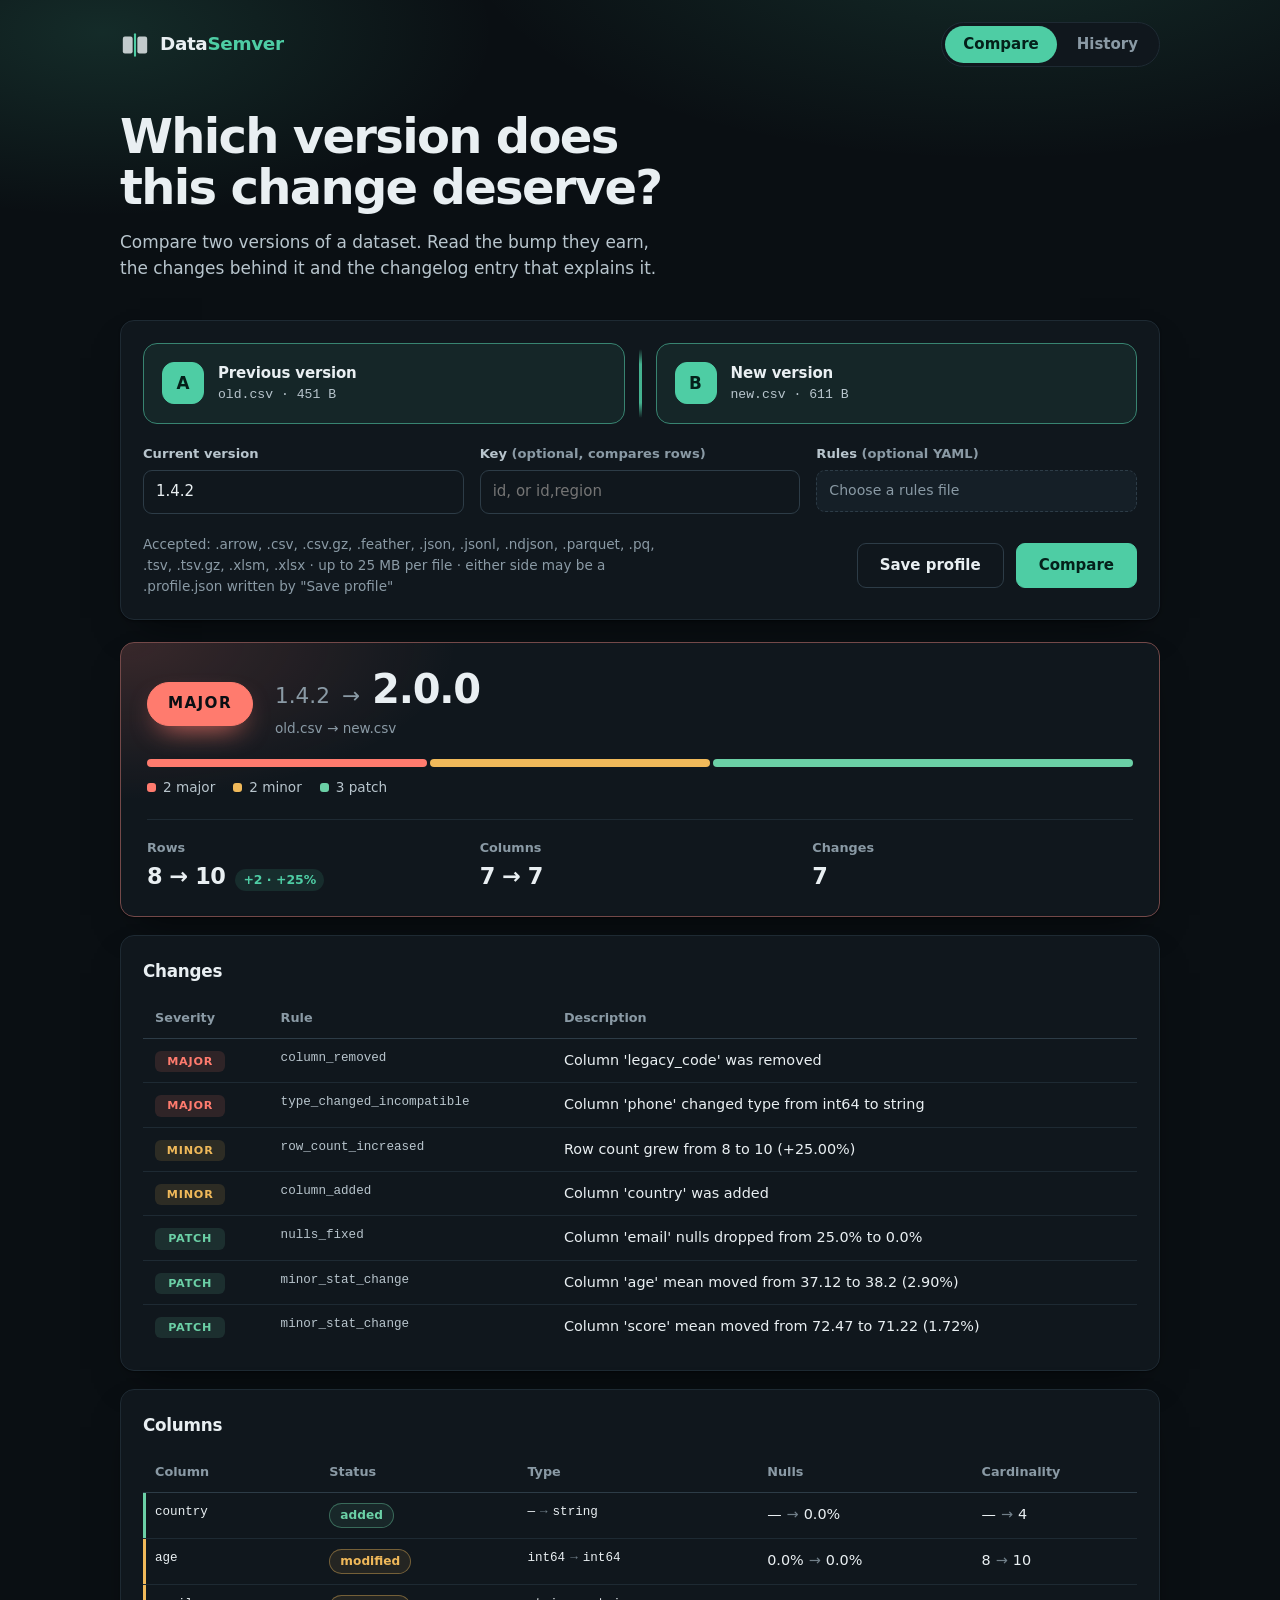
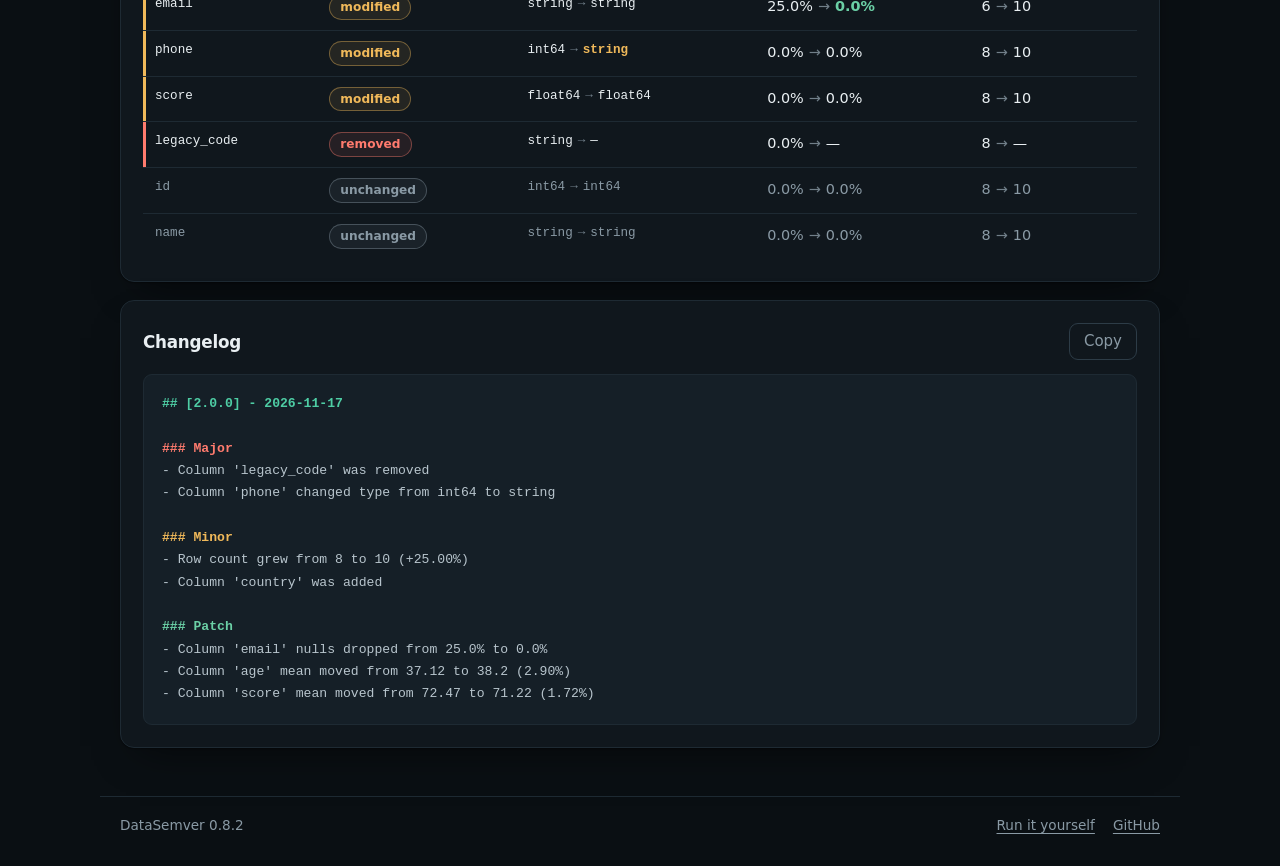
<file: demo/index.html>
<!doctype html>
<html lang="en">
  <head>
    <meta charset="utf-8" />
    <meta name="viewport" content="width=device-width, initial-scale=1" />
    <title>DataSemver dashboard, replaying a recorded comparison</title>
    <meta
      name="description"
      content="Compare two versions of a dataset and read the semantic version bump they deserve, the changes behind it and the changelog entry."
    />
    <meta name="theme-color" content="#0a0f13" />
    <meta name="robots" content="noindex" />
    <link rel="icon" type="image/svg+xml" href="./favicon.svg" />
    <link rel="stylesheet" href="./styles.css" />
    <link rel="stylesheet" href="./replay.css" />
  </head>
  <body>
    <a class="skip-link" href="#main">Skip to content</a>

    <header class="masthead">
      <div class="masthead-inner">
        <div class="masthead-bar">
          <div class="brand">
            <!--
              Two blocks are the two versions; the seam between them is the comparison. It takes
              its colours from the theme tokens rather than naming any, so it follows the light
              and dark palettes the rest of the page already switches between.
            -->
            <svg class="brand-mark" viewBox="0 0 32 32" aria-hidden="true" focusable="false">
              <rect x="3" y="7" width="10.5" height="18" rx="2.2" fill="currentColor" opacity="0.82" />
              <rect x="18.5" y="7" width="10.5" height="18" rx="2.2" fill="currentColor" opacity="0.82" />
              <rect x="14.9" y="3.5" width="2.2" height="25" rx="1.1" fill="var(--accent)" />
            </svg>
            <span class="wordmark">Data<b>Semver</b></span>
          </div>
          <nav class="tabs" role="tablist" aria-label="Views">
            <button class="tab is-active" role="tab" aria-selected="true" data-view="compare">Compare</button>
            <button class="tab" role="tab" aria-selected="false" data-view="history">History</button>
          </nav>
        </div>
        <div class="lead">
          <h1>Which version does this change deserve?</h1>
          <p>
            Compare two versions of a dataset. Read the bump they earn, the changes behind it and
            the changelog entry that explains it.
          </p>
        </div>
      </div>
    </header>

    <main id="main">
      <section id="view-compare" class="view">
        <form id="compare-form" class="card form-card">
          <div class="versions">
            <label class="picker" data-side="old">
              <input type="file" name="old" required />
              <span class="picker-badge" aria-hidden="true">A</span>
              <span class="picker-text">
                <span class="picker-title">Previous version</span>
                <span class="picker-file" data-empty="Choose or drop a file">Choose or drop a file</span>
              </span>
            </label>
            <span class="versions-seam" aria-hidden="true"></span>
            <label class="picker" data-side="new">
              <input type="file" name="new" required />
              <span class="picker-badge" aria-hidden="true">B</span>
              <span class="picker-text">
                <span class="picker-title">New version</span>
                <span class="picker-file" data-empty="Choose or drop a file">Choose or drop a file</span>
              </span>
            </label>
          </div>

          <div class="field-grid">
            <label class="field">
              <span class="field-label">Current version</span>
              <input type="text" name="current_version" value="0.0.0" pattern="\d+\.\d+\.\d+" />
            </label>
            <label class="field">
              <span class="field-label">Key <span class="muted">(optional, compares rows)</span></span>
              <input type="text" name="key" placeholder="id, or id,region" />
            </label>
            <label class="field field-rules">
              <span class="field-label">Rules <span class="muted">(optional YAML)</span></span>
              <span class="picker picker-compact">
                <input type="file" name="rules" accept=".yaml,.yml" />
                <span class="picker-file" data-empty="Choose a rules file">Choose a rules file</span>
              </span>
            </label>
          </div>

          <div class="form-footer">
            <p class="hint" id="upload-hint"></p>
            <button type="button" class="button button-quiet" id="save-profile">Save profile</button>
            <button type="submit" class="button">Compare</button>
          </div>
        </form>

        <section id="guide" class="guide" aria-labelledby="guide-title">
          <h2 id="guide-title">What the bump means</h2>
          <ul class="guide-list">
            <li class="guide-item" data-bump="major">
              <span class="badge" data-bump="major">major</span>
              <p>Something consumers rely on is gone or means something else: a column removed, a type that no longer fits.</p>
            </li>
            <li class="guide-item" data-bump="minor">
              <span class="badge" data-bump="minor">minor</span>
              <p>There is more than before and nothing that was there has moved: a column added, more rows.</p>
            </li>
            <li class="guide-item" data-bump="patch">
              <span class="badge" data-bump="patch">patch</span>
              <p>The same meaning with better data: fewer gaps, a statistic that drifted a little.</p>
            </li>
          </ul>
        </section>
      </section>

      <section id="view-history" class="view is-hidden">
        <div class="card">
          <div class="card-header">
            <h2>Datasets directory</h2>
            <code id="history-path" class="muted"></code>
          </div>
          <div id="history-list" class="history-list"></div>
        </div>
      </section>

      <p id="status" class="status is-hidden" role="status"></p>

      <section id="result" class="result is-hidden" aria-label="Comparison report">
        <div class="card summary" id="summary">
          <div class="summary-headline">
            <span id="bump-badge" class="badge badge-large">none</span>
            <div class="summary-title">
              <p class="summary-versions">
                <span id="version-from"></span>
                <span class="arrow">&rarr;</span>
                <strong id="version-to"></strong>
              </p>
              <p id="summary-sources" class="muted"></p>
            </div>
          </div>
          <div id="tally" class="tally is-hidden">
            <div id="tally-bar" class="tally-bar" aria-hidden="true"></div>
            <ul id="tally-legend" class="tally-legend"></ul>
          </div>
          <dl class="summary-stats">
            <div>
              <dt>Rows</dt>
              <dd><span id="stat-rows"></span><span id="stat-rows-delta" class="delta"></span></dd>
            </div>
            <div>
              <dt>Columns</dt>
              <dd><span id="stat-columns"></span><span id="stat-columns-delta" class="delta"></span></dd>
            </div>
            <div>
              <dt>Changes</dt>
              <dd><span id="stat-changes"></span></dd>
            </div>
          </dl>
        </div>

        <div class="card">
          <div class="card-header"><h2>Changes</h2></div>
          <div class="table-scroll">
            <table id="changes-table" role="table">
              <thead role="rowgroup">
                <tr role="row">
                  <th role="columnheader">Severity</th>
                  <th role="columnheader">Rule</th>
                  <th role="columnheader">Description</th>
                </tr>
              </thead>
              <tbody role="rowgroup"></tbody>
            </table>
          </div>
        </div>

        <div class="card">
          <div class="card-header"><h2>Columns</h2></div>
          <div class="table-scroll">
            <table id="columns-table" role="table">
              <thead role="rowgroup">
                <tr role="row">
                  <th role="columnheader">Column</th>
                  <th role="columnheader">Status</th>
                  <th role="columnheader">Type</th>
                  <th role="columnheader">Nulls</th>
                  <th role="columnheader">Cardinality</th>
                </tr>
              </thead>
              <tbody role="rowgroup"></tbody>
            </table>
          </div>
        </div>

        <div class="card">
          <div class="card-header">
            <h2>Changelog</h2>
            <button type="button" class="button button-ghost" id="copy-changelog">Copy</button>
          </div>
          <pre id="changelog"></pre>
        </div>
      </section>
    </main>

    <footer class="footer">
      <span>DataSemver <span id="meta-version"></span></span>
      <span class="footer-links">
        <a href="https://github.com/IzanVil/datasemver#web-dashboard" target="_top">Run it yourself</a>
        <a href="https://github.com/IzanVil/datasemver" target="_top">GitHub</a>
      </span>
    </footer>

    <script src="./replay.js"></script>
    <script src="./app.js"></script>
  </body>
</html>
</file>
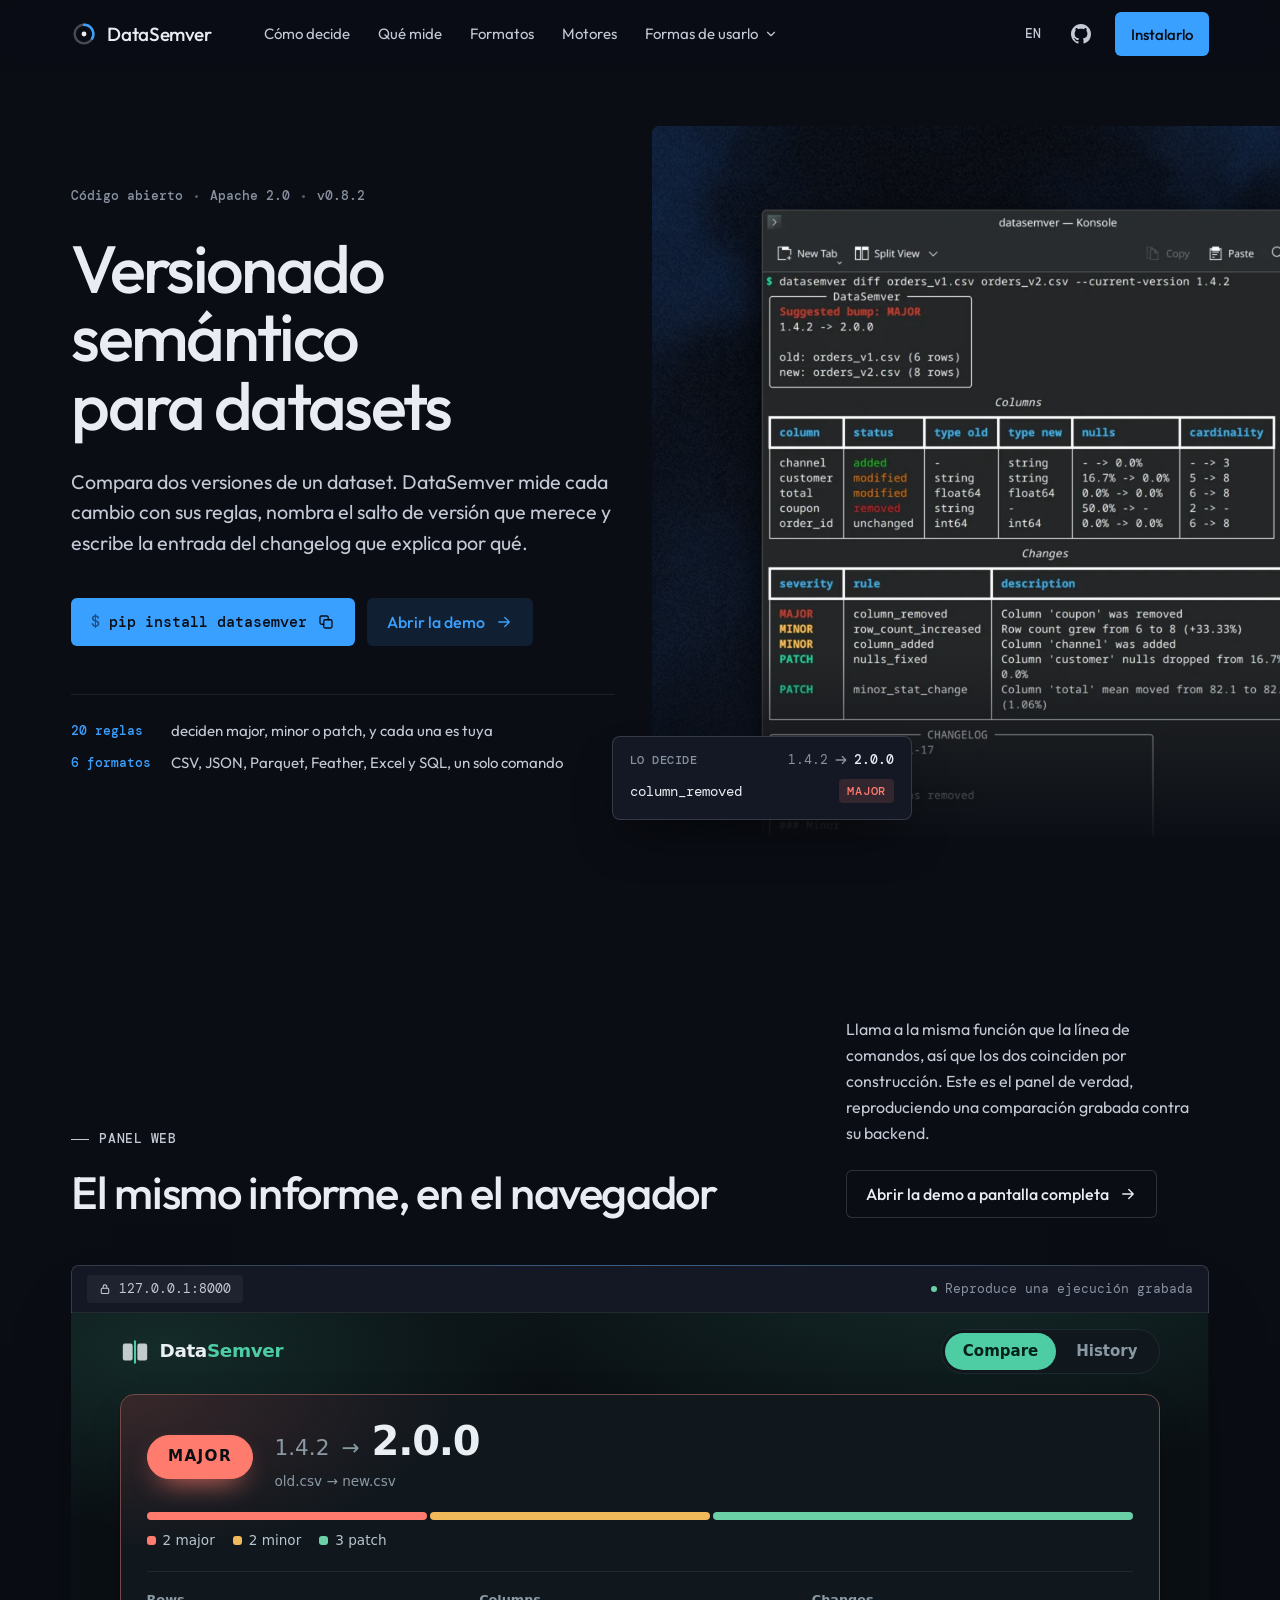
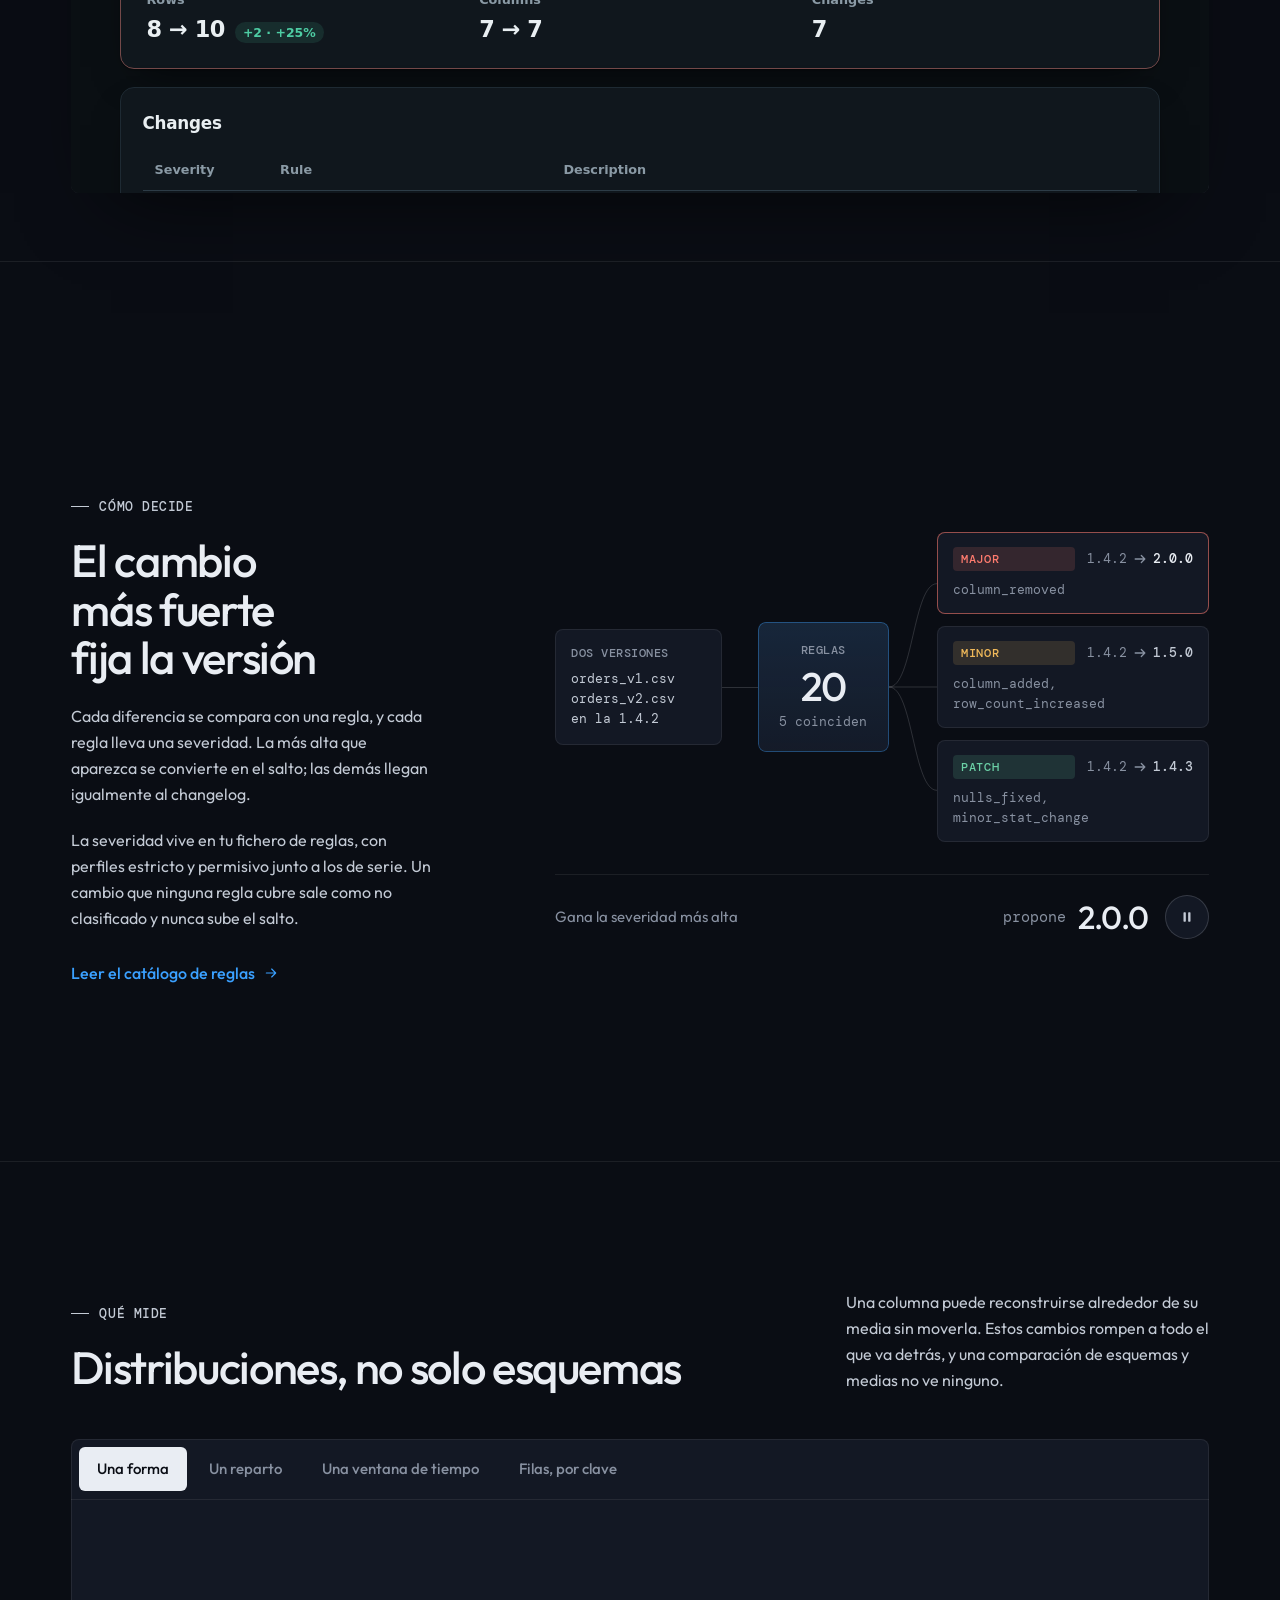
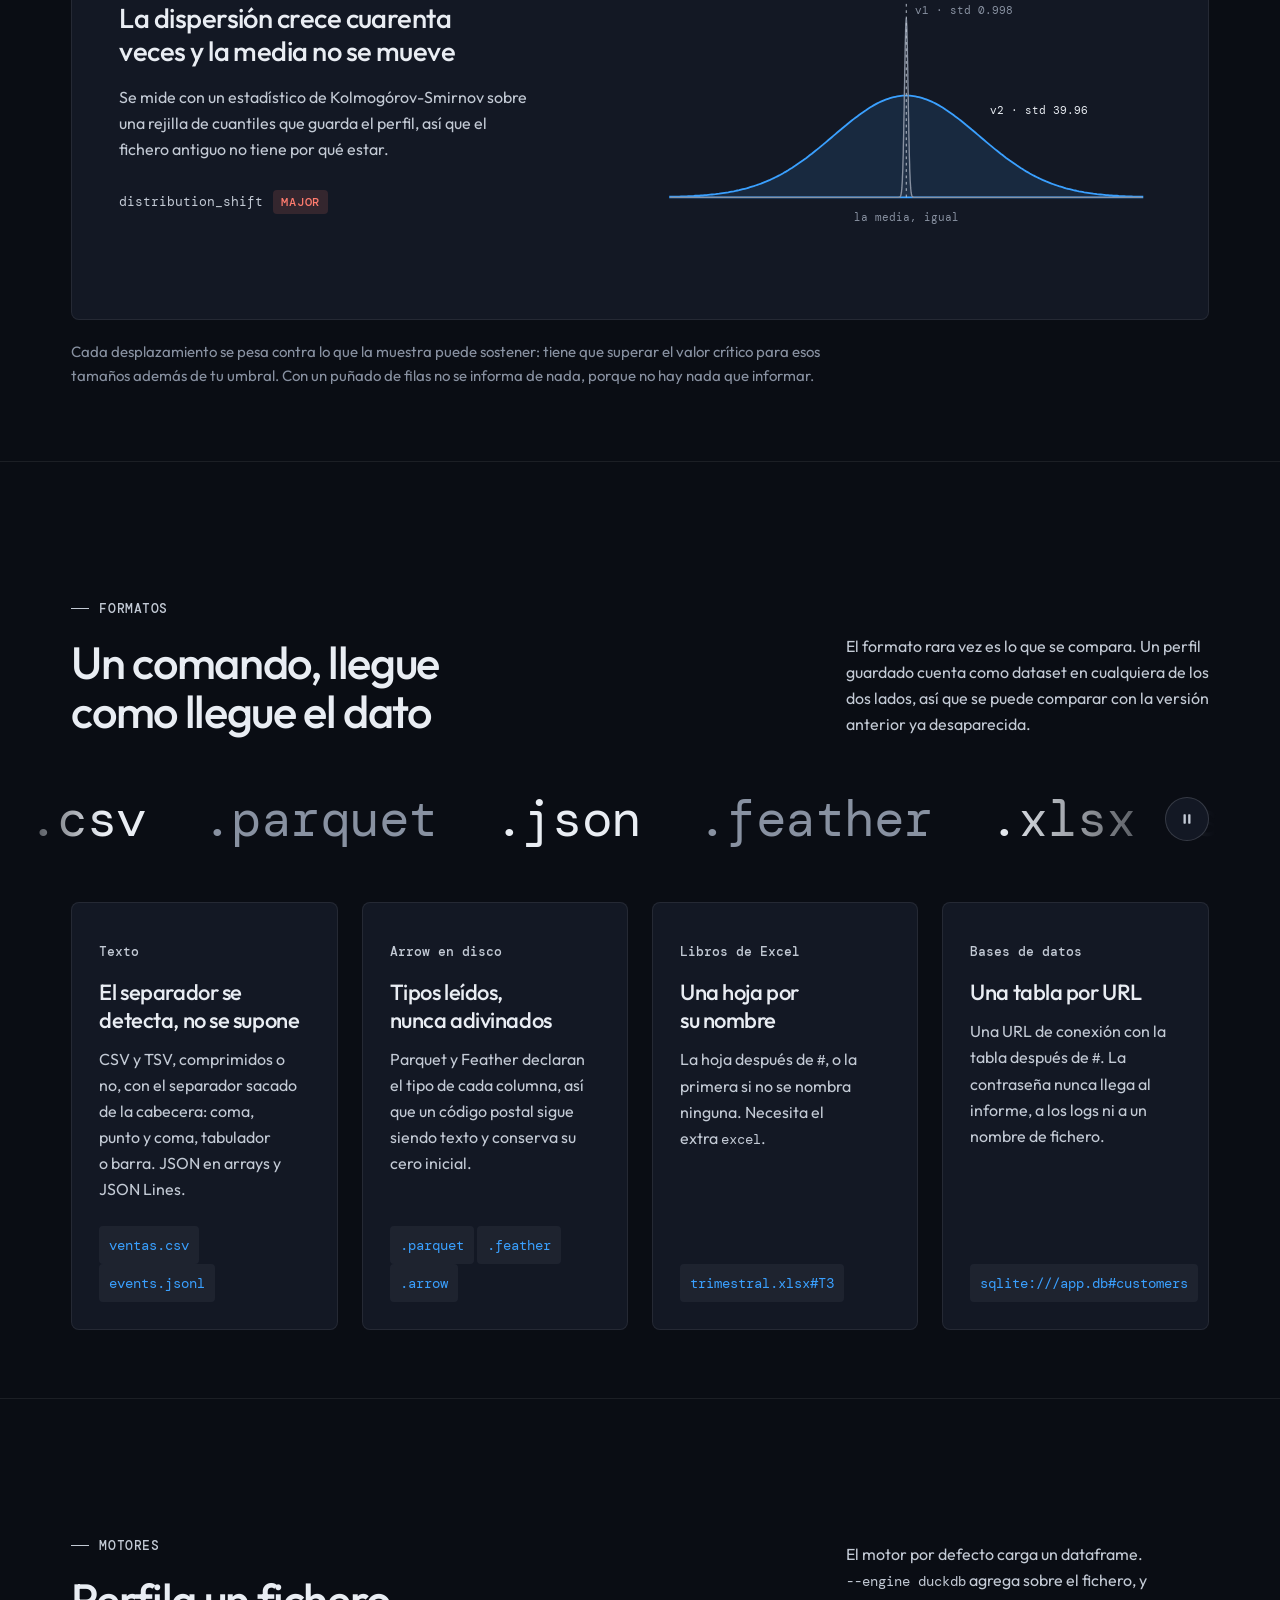
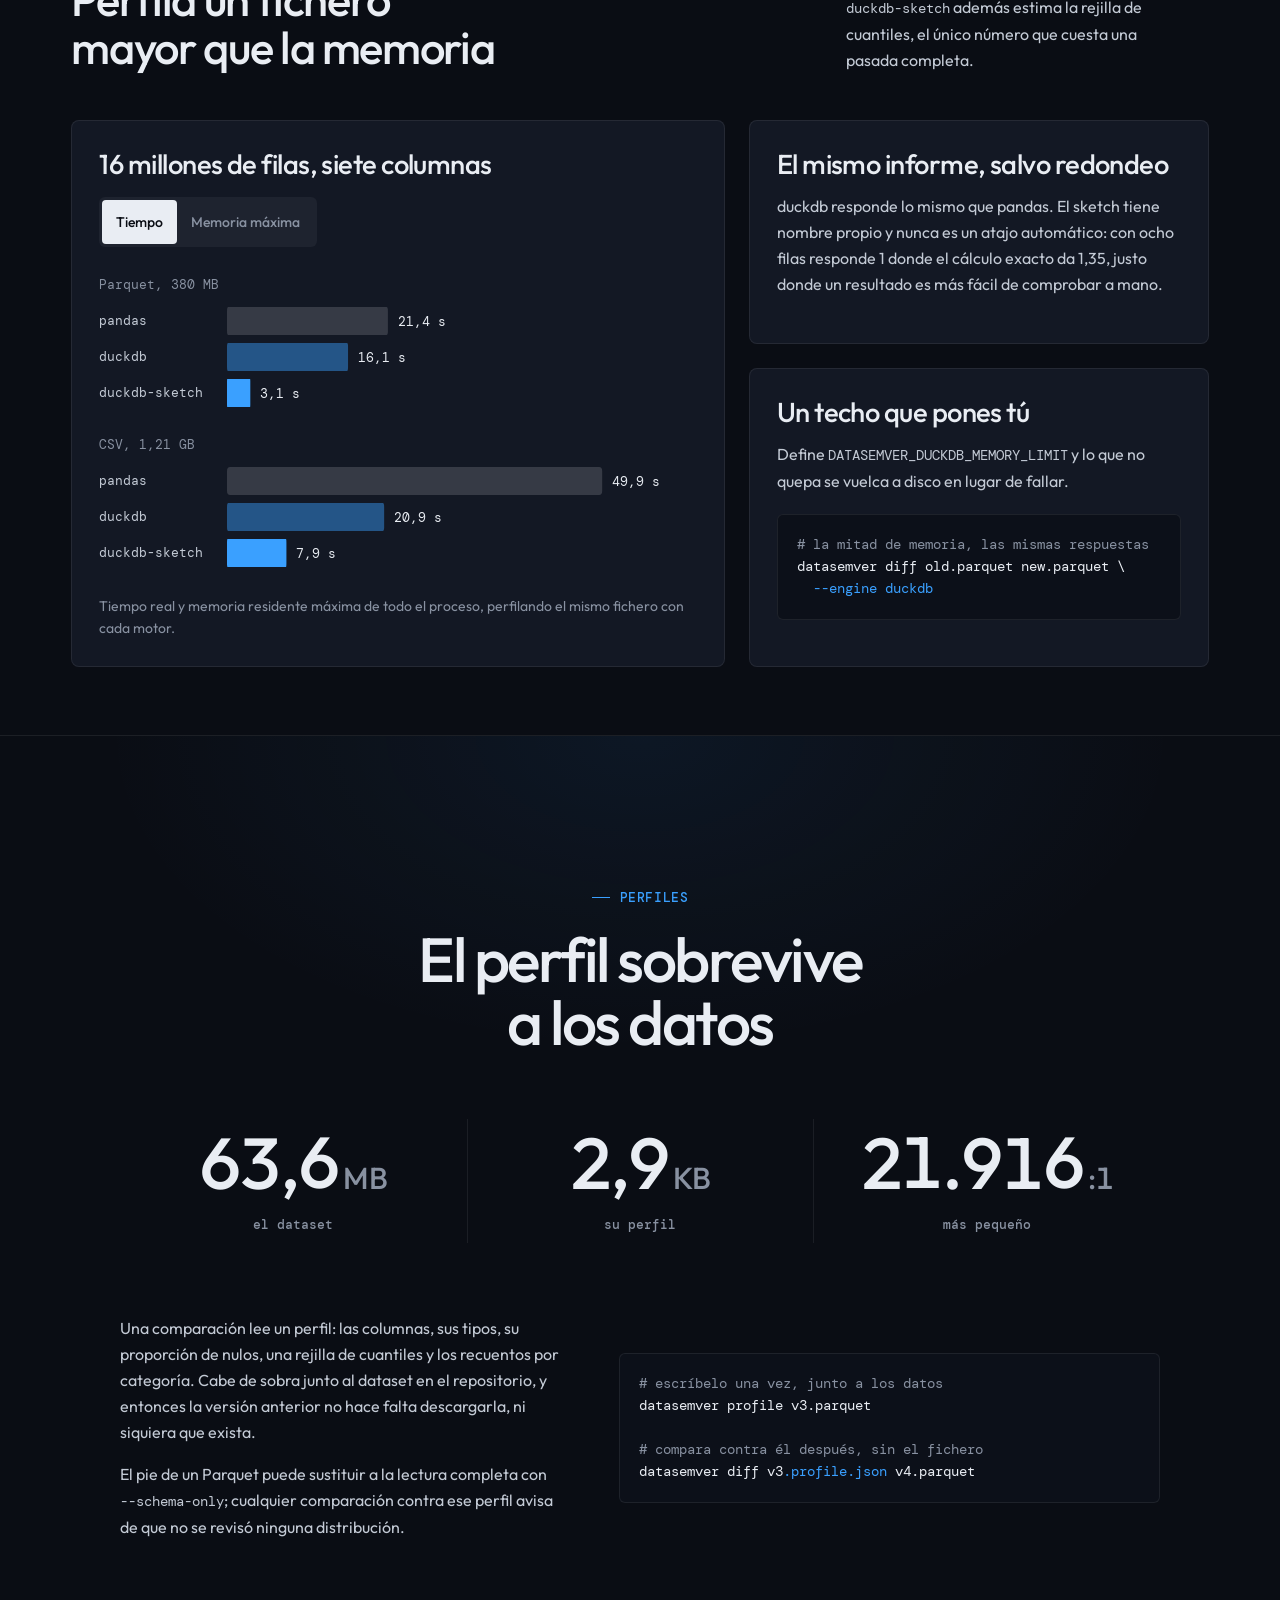
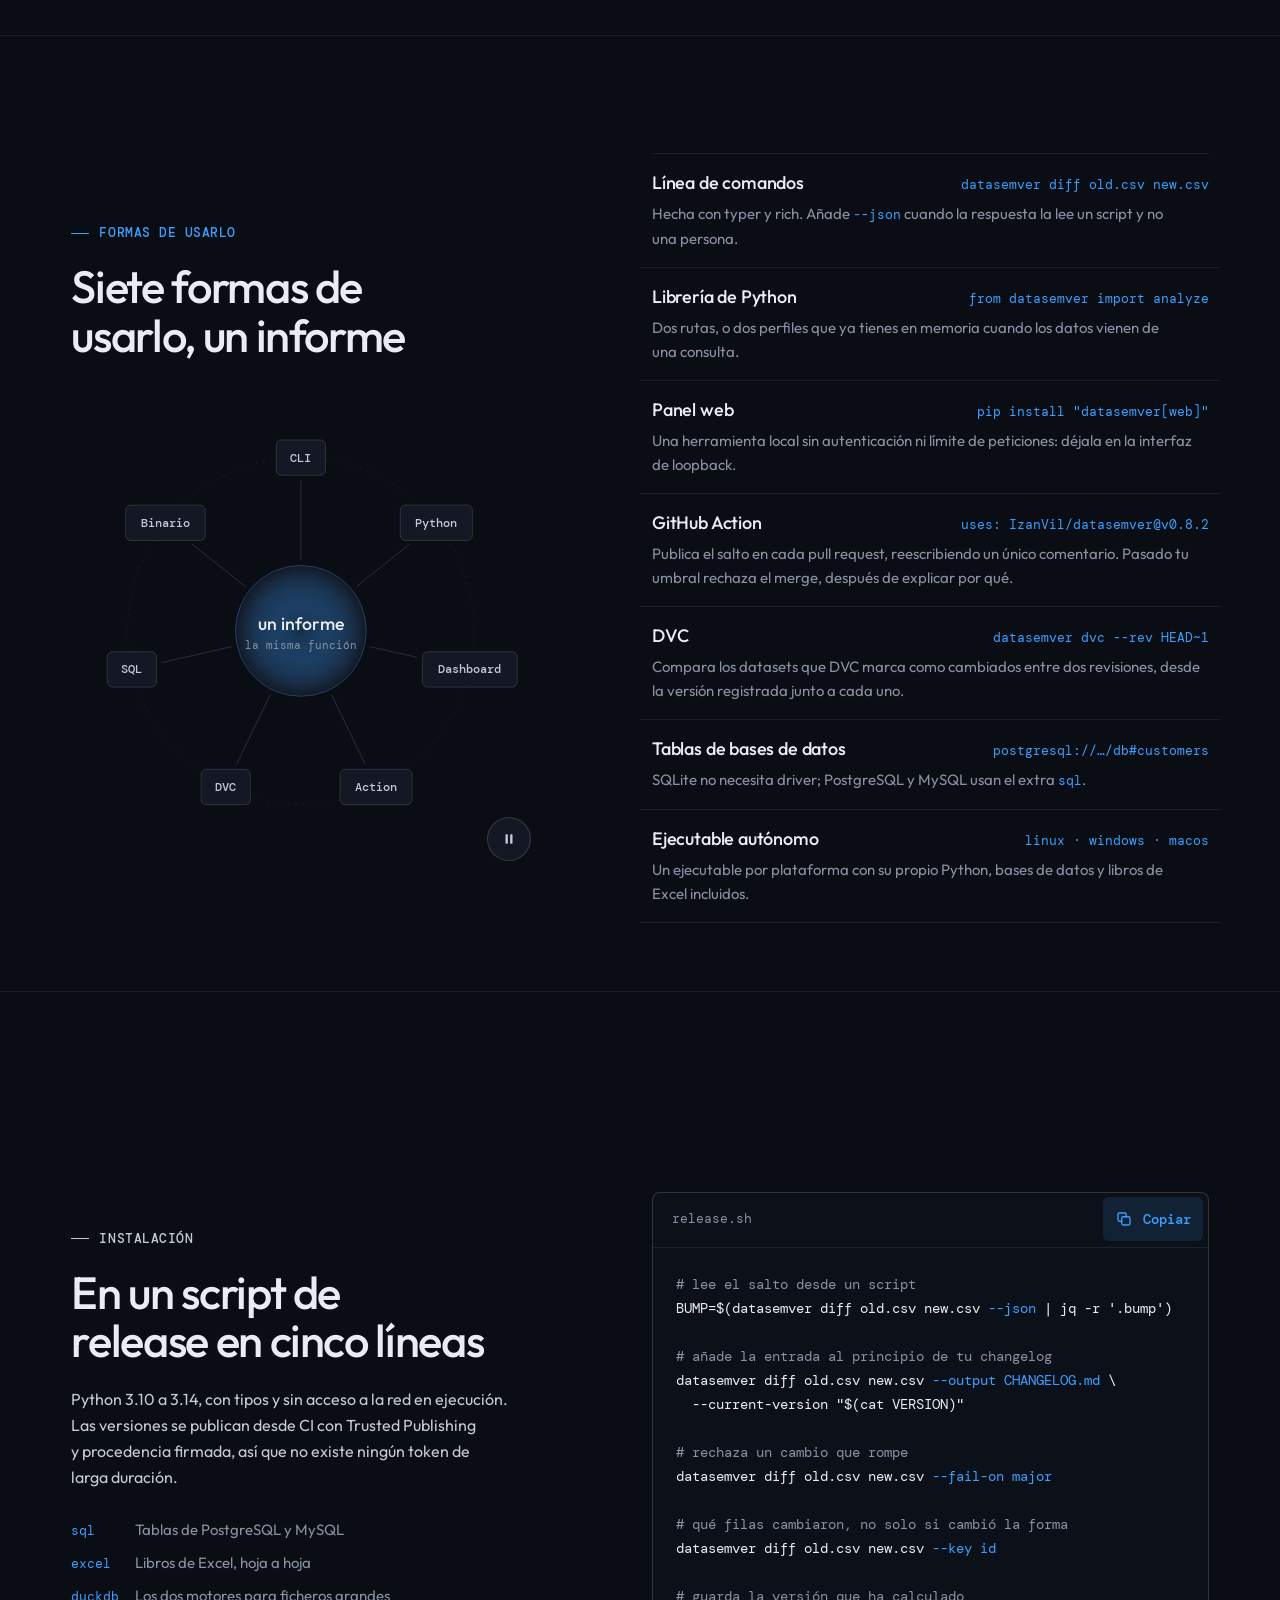
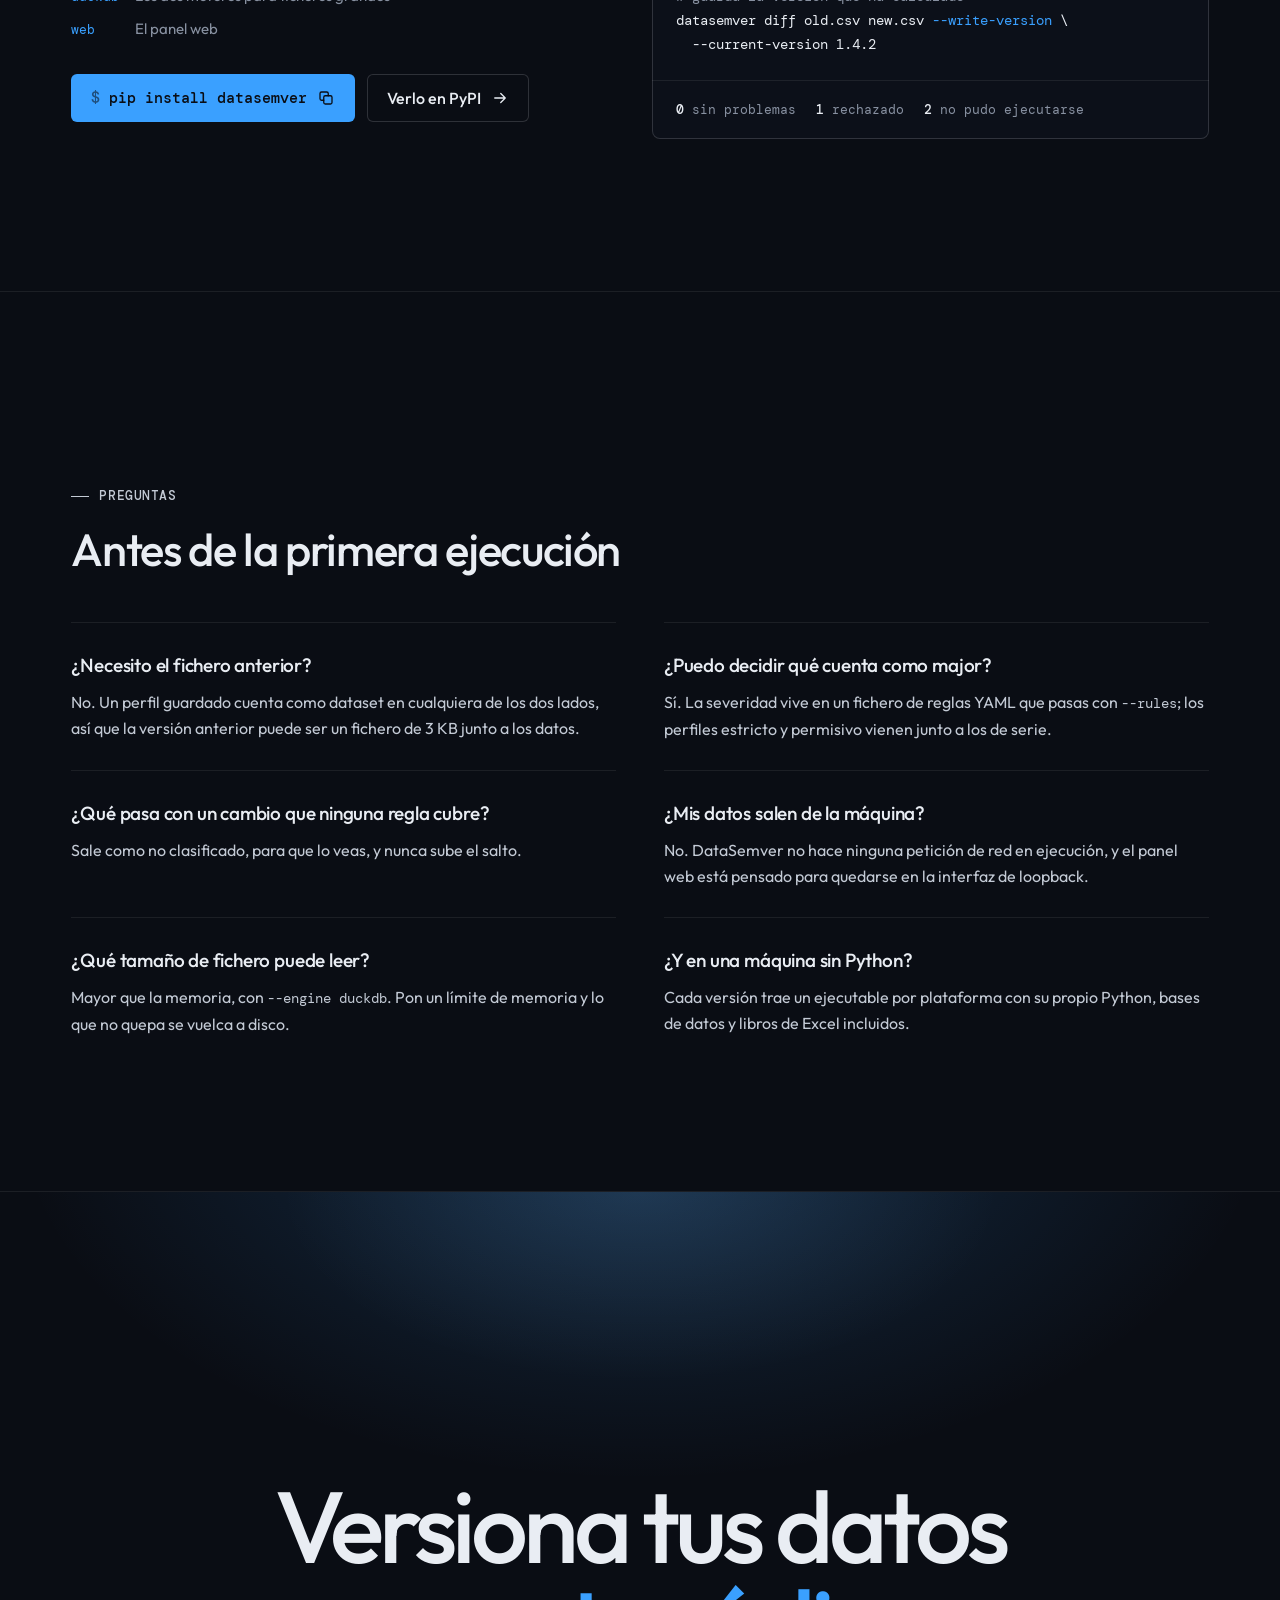
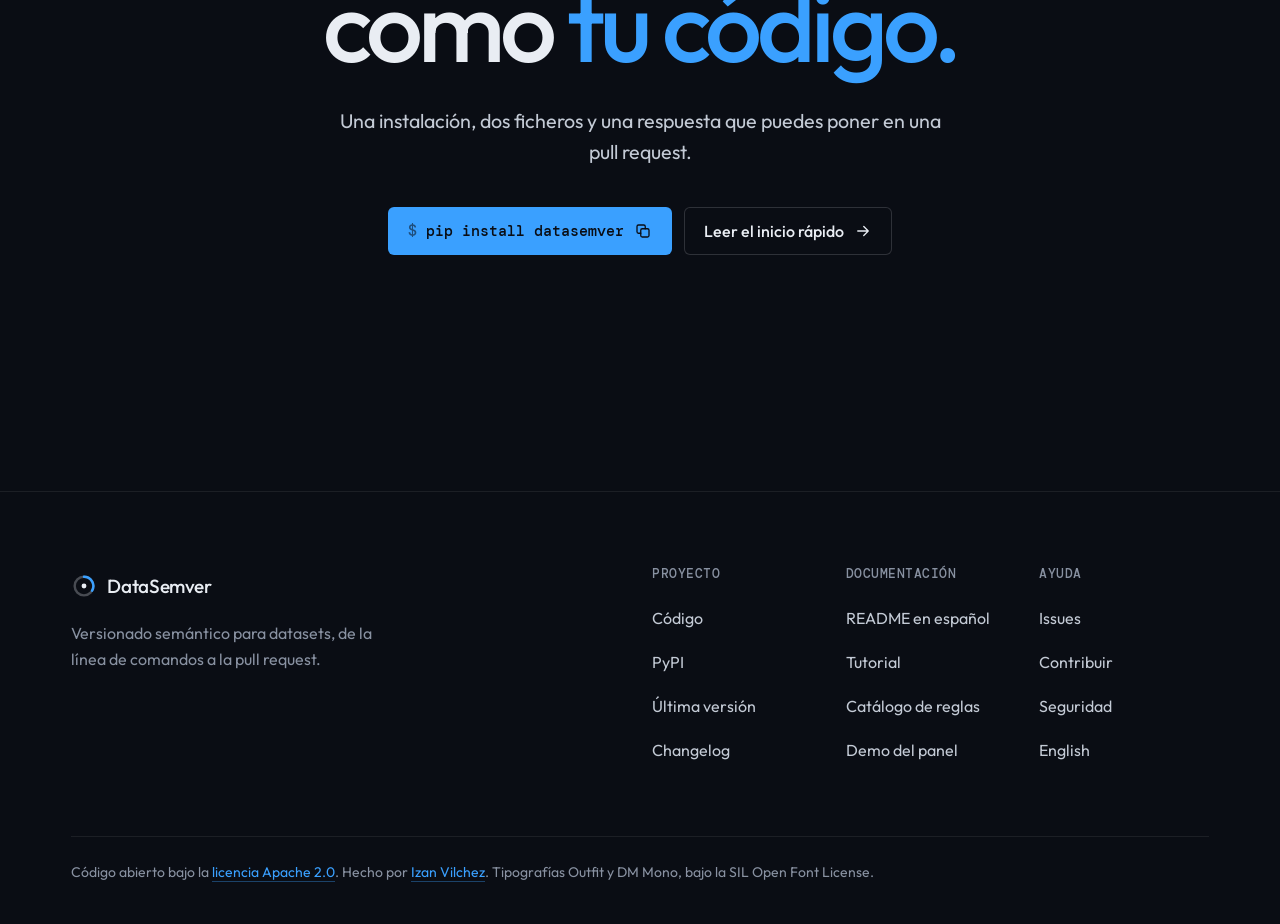
<file: es/index.html>
<!doctype html>
<html lang="es" class="no-js">
<head>
<meta charset="utf-8">
<meta name="viewport" content="width=device-width, initial-scale=1">
<title>DataSemver, versionado semántico para datasets</title>
<meta name="description" content="Compara dos versiones de un dataset CSV, JSON, Parquet, Feather, Excel o SQL y obtén el salto de versión semántica que merecen, con la entrada de changelog que lo explica.">
<link rel="icon" type="image/svg+xml" href="../favicon.svg">
<link rel="canonical" href="https://izanvil.github.io/datasemver/es/">
<link rel="alternate" hreflang="en" href="https://izanvil.github.io/datasemver/">
<link rel="alternate" hreflang="es" href="https://izanvil.github.io/datasemver/es/">
<link rel="alternate" hreflang="x-default" href="https://izanvil.github.io/datasemver/">
<meta property="og:title" content="DataSemver, versionado semántico para datasets">
<meta property="og:description" content="Tus datos han cambiado. DataSemver te dice si eso es un patch, un minor o una versión que rompe, y escribe la entrada del changelog.">
<meta property="og:type" content="website">
<meta property="og:url" content="https://izanvil.github.io/datasemver/es/">
<meta property="og:site_name" content="DataSemver">
<meta property="og:locale" content="es_ES">
<meta property="og:image" content="https://izanvil.github.io/datasemver/img/og.png">
<meta property="og:image:width" content="1200">
<meta property="og:image:height" content="630">
<meta property="og:image:alt" content="Una terminal que propone un salto MAJOR de 1.4.2 a 2.0.0, con las columnas y las reglas que lo deciden.">
<meta name="twitter:card" content="summary_large_image">
<meta name="theme-color" content="#0a0d14">
<link rel="preload" href="../fonts/outfit.woff2" as="font" type="font/woff2" crossorigin>
<link rel="stylesheet" href="../site.css">
<script>document.documentElement.classList.replace("no-js","js");if(!matchMedia("(prefers-reduced-motion: reduce)").matches){document.documentElement.classList.add("m-enter");setTimeout(function(){document.documentElement.classList.add("m-go")},1400)}</script>
<script type="application/ld+json">{"@context":"https://schema.org","@type":"SoftwareApplication","name":"DataSemver","applicationCategory":"DeveloperApplication","operatingSystem":"Linux, macOS, Windows","softwareVersion":"0.8.2","inLanguage":"es","license":"https://www.apache.org/licenses/LICENSE-2.0","url":"https://izanvil.github.io/datasemver/es/","downloadUrl":"https://pypi.org/project/datasemver/","codeRepository":"https://github.com/IzanVil/datasemver","offers":{"@type":"Offer","price":"0","priceCurrency":"EUR"},"author":{"@type":"Person","name":"Izan Vilchez","url":"https://github.com/IzanVil"}}</script>
</head>
<body>
<svg width="0" height="0" style="position:absolute" aria-hidden="true" focusable="false">
  <symbol id="i-arrow" viewBox="0 0 24 24"><path d="M5 12h14M13 6l6 6-6 6" fill="none" stroke="currentColor" stroke-width="1.75" stroke-linecap="round" stroke-linejoin="round"/></symbol>
  <symbol id="i-to" viewBox="0 0 16 16"><path d="M2.5 8h11M9.5 4l4 4-4 4" fill="none" stroke="currentColor" stroke-width="1.5" stroke-linecap="round" stroke-linejoin="round"/></symbol>
  <symbol id="i-copy" viewBox="0 0 24 24"><g fill="none" stroke="currentColor" stroke-width="1.75" stroke-linecap="round" stroke-linejoin="round"><rect x="9" y="9" width="11" height="11" rx="2"/><path d="M15 9V6a2 2 0 0 0-2-2H6a2 2 0 0 0-2 2v7a2 2 0 0 0 2 2h3"/></g></symbol>
  <symbol id="i-check" viewBox="0 0 24 24"><path d="M5 12.5l4.5 4.5L19 7.5" fill="none" stroke="currentColor" stroke-width="2" stroke-linecap="round" stroke-linejoin="round"/></symbol>
  <symbol id="i-chev" viewBox="0 0 24 24"><path d="M6 9l6 6 6-6" fill="none" stroke="currentColor" stroke-width="2" stroke-linecap="round" stroke-linejoin="round"/></symbol>
  <symbol id="i-menu" viewBox="0 0 24 24"><path d="M4 7h16M4 12h16M4 17h16" fill="none" stroke="currentColor" stroke-width="1.75" stroke-linecap="round"/></symbol>
  <symbol id="i-close" viewBox="0 0 24 24"><path d="M6 6l12 12M18 6L6 18" fill="none" stroke="currentColor" stroke-width="1.75" stroke-linecap="round"/></symbol>
  <symbol id="i-lock" viewBox="0 0 16 16"><g fill="none" stroke="currentColor" stroke-width="1.4"><rect x="3" y="7" width="10" height="7" rx="1.5"/><path d="M5.5 7V5a2.5 2.5 0 0 1 5 0v2"/></g></symbol>
  <symbol id="i-pause" viewBox="0 0 24 24"><rect x="6" y="4" width="4" height="16" rx="1" fill="currentColor"/><rect x="14" y="4" width="4" height="16" rx="1" fill="currentColor"/></symbol>
  <symbol id="i-play" viewBox="0 0 24 24"><path d="M7 4.5v15l12-7.5z" fill="currentColor"/></symbol>
  <symbol id="i-gh" viewBox="0 0 16 16"><path fill="currentColor" d="M8 0C3.58 0 0 3.58 0 8c0 3.54 2.29 6.53 5.47 7.59.4.07.55-.17.55-.38 0-.19-.01-.82-.01-1.49-2.01.37-2.53-.49-2.69-.94-.09-.23-.48-.94-.82-1.13-.28-.15-.68-.52-.01-.53.63-.01 1.08.58 1.23.82.72 1.21 1.87.87 2.33.66.07-.52.28-.87.51-1.07-1.78-.2-3.64-.89-3.64-3.95 0-.87.31-1.59.82-2.15-.08-.2-.36-1.02.08-2.12 0 0 .67-.21 2.2.82.64-.18 1.32-.27 2-.27.68 0 1.36.09 2 .27 1.53-1.04 2.2-.82 2.2-.82.44 1.1.16 1.92.08 2.12.51.56.82 1.27.82 2.15 0 3.07-1.87 3.75-3.65 3.95.29.25.54.73.54 1.48 0 1.07-.01 1.93-.01 2.2 0 .21.15.46.55.38A8.01 8.01 0 0 0 16 8c0-4.42-3.58-8-8-8z"/></symbol>
</svg>
<a class="skip" href="#main">Saltar al contenido</a>

<header class="nav" id="nav">
  <div class="wrap nav__bar">
    <a class="mark" href="./" aria-label="DataSemver, inicio">
      <svg viewBox="0 0 32 32" aria-hidden="true" focusable="false"><circle cx="16" cy="16" r="11.5" fill="none" stroke="currentColor" stroke-width="3" opacity="0.28"/><path d="M16 4.5a11.5 11.5 0 0 1 9.96 17.25" fill="none" style="stroke: var(--accent)" stroke-width="3" stroke-linecap="round"/><circle cx="16" cy="16" r="3" fill="currentColor"/></svg>
      <span>DataSemver</span>
    </a>
    <ul class="nav__links">
      <li><a href="#decide">Cómo decide</a></li>
      <li><a href="#measure">Qué mide</a></li>
      <li class="wide"><a href="#formats">Formatos</a></li>
      <li class="wide"><a href="#engines">Motores</a></li>
      <li><button type="button" aria-expanded="false" aria-controls="mega" data-mega>Formas de usarlo <svg aria-hidden="true"><use href="#i-chev"/></svg></button></li>
    </ul>
    <div class="nav__end">
      <a class="nav__lang" href="../" hreflang="en" lang="en" aria-label="Read in English">EN</a>
      <a class="nav__icon" href="https://github.com/IzanVil/datasemver" aria-label="Código en GitHub"><svg aria-hidden="true"><use href="#i-gh"/></svg></a>
      <a class="btn" href="#install">Instalarlo</a>
      <button class="nav__icon nav__menu" type="button" aria-expanded="false" aria-controls="sheet" aria-label="Abrir el menú" data-menu><svg aria-hidden="true"><use href="#i-menu"/></svg></button>
    </div>
  </div>
  <div class="mega" id="mega">
    <div class="wrap mega__inner">
      <div class="mega__intro">
        <p class="h4">Siete formas de usarlo, un informe</p>
        <p>Todas llaman a la misma función, así que la respuesta nunca depende de dónde preguntes.</p>
      </div>
      <ul class="mega__list">
        <li><a href="#way-cli"><strong>Línea de comandos</strong><span>Una tabla para personas, JSON para scripts</span></a></li>
        <li><a href="#way-python"><strong>Librería de Python</strong><span>Dos rutas, o dos perfiles en memoria</span></a></li>
        <li><a href="#dashboard"><strong>Panel web</strong><span>El mismo informe en el navegador</span></a></li>
        <li><a href="#way-action"><strong>GitHub Action</strong><span>El salto en cada pull request</span></a></li>
        <li><a href="#way-dvc"><strong>DVC</strong><span>Lo que cambió entre dos revisiones</span></a></li>
        <li><a href="#way-sql"><strong>Tablas de bases de datos</strong><span>SQLite, PostgreSQL y MySQL</span></a></li>
        <li><a href="#way-binary"><strong>Ejecutable autónomo</strong><span>Para máquinas sin Python</span></a></li>
      </ul>
    </div>
  </div>
</header>

<div class="sheet" id="sheet">
  <ul>
    <li><a href="#decide">Cómo decide</a></li>
    <li><a href="#measure">Qué mide</a></li>
    <li><a href="#formats">Formatos</a></li>
    <li><a href="#engines">Motores</a></li>
    <li><a href="#ways">Formas de usarlo</a></li>
    <li><a href="#faq">Preguntas</a></li>
    <li><a href="../" hreflang="en" lang="en">Read in English</a></li>
  </ul>
  <div class="actions">
    <a class="btn" href="#install">Instalarlo</a>
    <a class="btn btn--quiet" href="https://github.com/IzanVil/datasemver">Ver el código</a>
  </div>
</div>

<main id="main">

<section class="hero" aria-labelledby="hero-h" data-enter>
  <div class="wrap">
    <div class="grid hero__grid">
      <div class="hero__text">
        <p class="hero__eyebrow" data-up style="--u: 0">
          <span>Código abierto</span><span class="dot" aria-hidden="true"></span><span>Apache 2.0</span><span class="dot" aria-hidden="true"></span><span>v0.8.2</span>
        </p>
        <h1 id="hero-h"><span class="ln" style="--l: 0"><span>Versionado semántico</span></span><span class="ln" style="--l: 1"><span>para datasets</span></span></h1>
        <p class="lead" data-up style="--u: 1">Compara dos versiones de un dataset. DataSemver mide cada cambio con sus reglas, nombra el salto de versión que merece y escribe la entrada del changelog que explica por qué.</p>
        <div class="actions" data-up style="--u: 2">
          <button class="btn btn--cmd" type="button" data-copy="pip install datasemver" aria-label="Copiar el comando de instalación: pip install datasemver">
            <span><span class="prompt">$ </span>pip install datasemver</span>
            <svg class="when-idle" aria-hidden="true"><use href="#i-copy"/></svg><svg class="when-done" aria-hidden="true"><use href="#i-check"/></svg>
          </button>
          <a class="btn btn--tonal" href="#dashboard">Abrir la demo <svg class="arrow" aria-hidden="true"><use href="#i-arrow"/></svg></a>
        </div>
        <dl class="hero__facts" data-up style="--u: 3">
          <dt>20 reglas</dt><dd>deciden major, minor o patch, y cada una es tuya</dd>
          <dt>6 formatos</dt><dd>CSV, JSON, Parquet, Feather, Excel y SQL, un solo comando</dd>
        </dl>
      </div>
      <div class="hero__media">
        <div class="hero__panel">
          <canvas data-grain aria-hidden="true"></canvas>
          <img class="hero__shot" src="../img/terminal-diff.webp" srcset="../img/terminal-diff-1x.webp 833w, ../img/terminal-diff.webp 1666w" sizes="(max-width: 640px) 560px, 700px" width="833" height="1034" alt="Una terminal que ejecuta datasemver diff sobre dos versiones de un fichero de pedidos en la 1.4.2. Propone un salto MAJOR a la 2.0.0: se eliminó la columna coupon, se añadió channel, las filas pasaron de 6 a 8 y los nulos de customer bajaron a cero. Debajo, la entrada del changelog.">
        </div>
        <div class="float" aria-hidden="true">
          <p class="float__top"><span class="float__label">Lo decide</span><span class="float__ver">1.4.2 <svg class="to"><use href="#i-to"/></svg> <strong>2.0.0</strong></span></p>
          <p class="float__rule"><span>column_removed</span><span class="sev sev--major">major</span></p>
        </div>
      </div>
    </div>
  </div>
</section>

<section class="sec" id="dashboard" aria-labelledby="dashboard-h">
  <div class="wrap">
    <div class="head">
      <div class="head__text">
        <p class="label">Panel web</p>
        <h2 id="dashboard-h">El mismo informe, en el navegador</h2>
      </div>
      <div class="head__side">
        <p>Llama a la misma función que la línea de comandos, así que los dos coinciden por construcción. Este es el panel de verdad, reproduciendo una comparación grabada contra su backend.</p>
        <a class="btn btn--quiet" href="../demo/">Abrir la demo a pantalla completa <svg class="arrow" aria-hidden="true"><use href="#i-arrow"/></svg></a>
      </div>
    </div>
    <div class="app">
      <div class="app__bar" aria-hidden="true">
        <span class="app__url"><svg><use href="#i-lock"/></svg>127.0.0.1:8000</span>
        <span class="app__note">Reproduce una ejecución grabada</span>
      </div>
      <iframe src="../demo/?embed" title="El panel de DataSemver, reproduciendo una comparación grabada (en inglés)" loading="lazy"></iframe>
    </div>
  </div>
</section>

<section class="sec" id="decide" aria-labelledby="decide-h">
  <div class="wrap grid decide">
    <div class="decide__text">
      <p class="label">Cómo decide</p>
      <h2 id="decide-h">El cambio más fuerte fija la versión</h2>
      <p>Cada diferencia se compara con una regla, y cada regla lleva una severidad. La más alta que aparezca se convierte en el salto; las demás llegan igualmente al changelog.</p>
      <p>La severidad vive en tu fichero de reglas, con perfiles estricto y permisivo junto a los de serie. Un cambio que ninguna regla cubre sale como no clasificado y nunca sube el salto.</p>
      <a class="link-row" href="https://github.com/IzanVil/datasemver/blob/main/docs/rules.md">Leer el catálogo de reglas <svg class="arrow" aria-hidden="true"><use href="#i-arrow"/></svg></a>
    </div>
    <div class="lanes" data-loop role="group" aria-label="La comparación de la terminal de arriba, pasando por las reglas">
      <div class="node">
        <p class="node__label">Dos versiones</p>
        <p class="node__body">orders_v1.csv<br>orders_v2.csv<br>en la 1.4.2</p>
      </div>
      <div class="wire" aria-hidden="true"></div>
      <div class="node node--core">
        <p class="node__label">Reglas</p>
        <strong>20</strong>
        <p class="node__body">5 coinciden</p>
      </div>
      <svg class="fan" viewBox="0 0 100 300" preserveAspectRatio="none" aria-hidden="true">
        <path d="M0 150 C 50 150, 50 50, 100 50"/>
        <path d="M0 150 L 100 150"/>
        <path d="M0 150 C 50 150, 50 250, 100 250"/>
        <path class="pulse" d="M0 150 C 50 150, 50 50, 100 50"/>
        <path class="pulse" d="M0 150 L 100 150"/>
        <path class="pulse" d="M0 150 C 50 150, 50 250, 100 250"/>
      </svg>
      <ul class="lane-list">
        <li class="lane lane--win">
          <span class="sev sev--major">major</span>
          <span class="lane__ver">1.4.2 <svg class="to" aria-hidden="true"><use href="#i-to"/></svg><span class="sr">a</span> <b>2.0.0</b></span>
          <span class="lane__rules">column_removed</span>
        </li>
        <li class="lane">
          <span class="sev sev--minor">minor</span>
          <span class="lane__ver">1.4.2 <svg class="to" aria-hidden="true"><use href="#i-to"/></svg><span class="sr">a</span> <b>1.5.0</b></span>
          <span class="lane__rules">column_added, row_count_increased</span>
        </li>
        <li class="lane">
          <span class="sev sev--patch">patch</span>
          <span class="lane__ver">1.4.2 <svg class="to" aria-hidden="true"><use href="#i-to"/></svg><span class="sr">a</span> <b>1.4.3</b></span>
          <span class="lane__rules">nulls_fixed, minor_stat_change</span>
        </li>
      </ul>
      <p class="lanes__verdict"><span>Gana la severidad más alta</span><strong>propone <b>2.0.0</b></strong></p>
    </div>
  </div>
</section>

<section class="sec" id="measure" aria-labelledby="measure-h">
  <div class="wrap">
    <div class="head">
      <div class="head__text">
        <p class="label">Qué mide</p>
        <h2 id="measure-h">Distribuciones, no solo esquemas</h2>
      </div>
      <div class="head__side">
        <p>Una columna puede reconstruirse alrededor de su media sin moverla. Estos cambios rompen a todo el que va detrás, y una comparación de esquemas y medias no ve ninguno.</p>
      </div>
    </div>
    <div class="tour">
      <div class="tabs" role="tablist" aria-label="Cambios que mide">
        <span class="tabs__ink" aria-hidden="true"></span>
        <button class="tab" role="tab" id="tab-shape" aria-controls="panel-shape" aria-selected="true">Una forma</button>
        <button class="tab" role="tab" id="tab-balance" aria-controls="panel-balance" aria-selected="false" tabindex="-1">Un reparto</button>
        <button class="tab" role="tab" id="tab-time" aria-controls="panel-time" aria-selected="false" tabindex="-1">Una ventana de tiempo</button>
        <button class="tab" role="tab" id="tab-rows" aria-controls="panel-rows" aria-selected="false" tabindex="-1">Filas, por clave</button>
      </div>
      <div class="panel" role="tabpanel" id="panel-shape" aria-labelledby="tab-shape">
        <div class="panel__text">
          <h3>La dispersión crece cuarenta veces y la media no se mueve</h3>
          <p>Se mide con un estadístico de Kolmogórov-Smirnov sobre una rejilla de cuantiles que guarda el perfil, así que el fichero antiguo no tiene por qué estar.</p>
          <div class="chips"><span class="chip chip--rule">distribution_shift <span class="sev sev--major">major</span></span></div>
        </div>
        <figure class="panel__fig"><svg viewBox="0 0 560 280" role="img" aria-labelledby="fig-shape-t">
            <title id="fig-shape-t">Dos distribuciones con la misma media: la versión uno, un pico estrecho con desviación típica 0,998; la dos, extendida con 39,96.</title>
            <line class="fig-axis" x1="20" y1="236" x2="540" y2="236"/>
            <path class="fig-new" d="M20.0 235.4 L22.0 235.4 L24.0 235.3 L26.0 235.3 L28.0 235.2 L30.0 235.2 L32.0 235.1 L34.0 235.0 L36.0 234.9 L38.0 234.9 L40.0 234.8 L42.0 234.7 L44.0 234.6 L46.0 234.5 L48.0 234.3 L50.0 234.2 L52.0 234.1 L54.0 233.9 L56.0 233.8 L58.0 233.6 L60.0 233.5 L62.0 233.3 L64.0 233.1 L66.0 232.9 L68.0 232.7 L70.0 232.5 L72.0 232.2 L74.0 232.0 L76.0 231.7 L78.0 231.4 L80.0 231.1 L82.0 230.8 L84.0 230.5 L86.0 230.1 L88.0 229.7 L90.0 229.4 L92.0 229.0 L94.0 228.5 L96.0 228.1 L98.0 227.6 L100.0 227.1 L102.0 226.6 L104.0 226.1 L106.0 225.5 L108.0 224.9 L110.0 224.3 L112.0 223.7 L114.0 223.0 L116.0 222.4 L118.0 221.6 L120.0 220.9 L122.0 220.1 L124.0 219.3 L126.0 218.5 L128.0 217.6 L130.0 216.8 L132.0 215.8 L134.0 214.9 L136.0 213.9 L138.0 212.9 L140.0 211.9 L142.0 210.8 L144.0 209.7 L146.0 208.5 L148.0 207.4 L150.0 206.2 L152.0 204.9 L154.0 203.7 L156.0 202.4 L158.0 201.1 L160.0 199.7 L162.0 198.3 L164.0 196.9 L166.0 195.5 L168.0 194.0 L170.0 192.6 L172.0 191.1 L174.0 189.5 L176.0 188.0 L178.0 186.4 L180.0 184.8 L182.0 183.2 L184.0 181.6 L186.0 179.9 L188.0 178.3 L190.0 176.6 L192.0 174.9 L194.0 173.2 L196.0 171.5 L198.0 169.8 L200.0 168.1 L202.0 166.4 L204.0 164.7 L206.0 163.0 L208.0 161.4 L210.0 159.7 L212.0 158.0 L214.0 156.4 L216.0 154.7 L218.0 153.1 L220.0 151.5 L222.0 149.9 L224.0 148.4 L226.0 146.9 L228.0 145.4 L230.0 143.9 L232.0 142.5 L234.0 141.1 L236.0 139.8 L238.0 138.4 L240.0 137.2 L242.0 136.0 L244.0 134.8 L246.0 133.7 L248.0 132.6 L250.0 131.6 L252.0 130.7 L254.0 129.8 L256.0 128.9 L258.0 128.2 L260.0 127.5 L262.0 126.8 L264.0 126.2 L266.0 125.7 L268.0 125.3 L270.0 124.9 L272.0 124.6 L274.0 124.3 L276.0 124.1 L278.0 124.0 L280.0 124.0 L282.0 124.0 L284.0 124.1 L286.0 124.3 L288.0 124.6 L290.0 124.9 L292.0 125.3 L294.0 125.7 L296.0 126.2 L298.0 126.8 L300.0 127.5 L302.0 128.2 L304.0 128.9 L306.0 129.8 L308.0 130.7 L310.0 131.6 L312.0 132.6 L314.0 133.7 L316.0 134.8 L318.0 136.0 L320.0 137.2 L322.0 138.4 L324.0 139.8 L326.0 141.1 L328.0 142.5 L330.0 143.9 L332.0 145.4 L334.0 146.9 L336.0 148.4 L338.0 149.9 L340.0 151.5 L342.0 153.1 L344.0 154.7 L346.0 156.4 L348.0 158.0 L350.0 159.7 L352.0 161.4 L354.0 163.0 L356.0 164.7 L358.0 166.4 L360.0 168.1 L362.0 169.8 L364.0 171.5 L366.0 173.2 L368.0 174.9 L370.0 176.6 L372.0 178.3 L374.0 179.9 L376.0 181.6 L378.0 183.2 L380.0 184.8 L382.0 186.4 L384.0 188.0 L386.0 189.5 L388.0 191.1 L390.0 192.6 L392.0 194.0 L394.0 195.5 L396.0 196.9 L398.0 198.3 L400.0 199.7 L402.0 201.1 L404.0 202.4 L406.0 203.7 L408.0 204.9 L410.0 206.2 L412.0 207.4 L414.0 208.5 L416.0 209.7 L418.0 210.8 L420.0 211.9 L422.0 212.9 L424.0 213.9 L426.0 214.9 L428.0 215.8 L430.0 216.8 L432.0 217.6 L434.0 218.5 L436.0 219.3 L438.0 220.1 L440.0 220.9 L442.0 221.6 L444.0 222.4 L446.0 223.0 L448.0 223.7 L450.0 224.3 L452.0 224.9 L454.0 225.5 L456.0 226.1 L458.0 226.6 L460.0 227.1 L462.0 227.6 L464.0 228.1 L466.0 228.5 L468.0 229.0 L470.0 229.4 L472.0 229.7 L474.0 230.1 L476.0 230.5 L478.0 230.8 L480.0 231.1 L482.0 231.4 L484.0 231.7 L486.0 232.0 L488.0 232.2 L490.0 232.5 L492.0 232.7 L494.0 232.9 L496.0 233.1 L498.0 233.3 L500.0 233.5 L502.0 233.6 L504.0 233.8 L506.0 233.9 L508.0 234.1 L510.0 234.2 L512.0 234.3 L514.0 234.5 L516.0 234.6 L518.0 234.7 L520.0 234.8 L522.0 234.9 L524.0 234.9 L526.0 235.0 L528.0 235.1 L530.0 235.2 L532.0 235.2 L534.0 235.3 L536.0 235.3 L538.0 235.4 L540.0 235.4 L540 236 L20 236 Z"/>
            <path class="fig-old" d="M20.0 236.0 L270.0 236.0 L270.2 236.0 L270.4 236.0 L270.5 236.0 L270.7 236.0 L270.9 236.0 L271.0 236.0 L271.2 236.0 L271.4 236.0 L271.5 236.0 L271.7 236.0 L271.8 236.0 L272.0 235.9 L272.2 235.9 L272.3 235.9 L272.5 235.8 L272.7 235.8 L272.8 235.7 L273.0 235.6 L273.2 235.4 L273.3 235.2 L273.5 235.0 L273.7 234.7 L273.8 234.3 L274.0 233.8 L274.2 233.2 L274.3 232.5 L274.5 231.5 L274.7 230.4 L274.8 229.0 L275.0 227.4 L275.2 225.4 L275.3 223.1 L275.5 220.4 L275.7 217.3 L275.8 213.6 L276.0 209.5 L276.2 204.8 L276.3 199.5 L276.5 193.6 L276.7 187.1 L276.8 180.0 L277.0 172.4 L277.2 164.1 L277.3 155.4 L277.5 146.3 L277.7 136.8 L277.8 127.0 L278.0 117.1 L278.2 107.2 L278.3 97.5 L278.5 88.1 L278.7 79.1 L278.8 70.7 L279.0 63.0 L279.2 56.3 L279.3 50.6 L279.5 46.0 L279.7 42.7 L279.8 40.7 L280.0 40.0 L280.2 40.7 L280.3 42.7 L280.5 46.0 L280.7 50.6 L280.8 56.3 L281.0 63.0 L281.2 70.7 L281.3 79.1 L281.5 88.1 L281.7 97.5 L281.8 107.2 L282.0 117.1 L282.2 127.0 L282.3 136.8 L282.5 146.3 L282.7 155.4 L282.8 164.1 L283.0 172.4 L283.2 180.0 L283.3 187.1 L283.5 193.6 L283.7 199.5 L283.8 204.8 L284.0 209.5 L284.2 213.6 L284.3 217.3 L284.5 220.4 L284.7 223.1 L284.8 225.4 L285.0 227.4 L285.2 229.0 L285.3 230.4 L285.5 231.5 L285.7 232.5 L285.8 233.2 L286.0 233.8 L286.2 234.3 L286.3 234.7 L286.5 235.0 L286.7 235.2 L286.8 235.4 L287.0 235.6 L287.2 235.7 L287.3 235.8 L287.5 235.8 L287.7 235.9 L287.8 235.9 L288.0 235.9 L288.2 236.0 L288.3 236.0 L288.5 236.0 L288.6 236.0 L288.8 236.0 L289.0 236.0 L289.1 236.0 L289.3 236.0 L289.5 236.0 L289.6 236.0 L289.8 236.0 L290.0 236.0 L540.0 236.0"/>
            <line class="fig-mean" x1="280" y1="236" x2="280" y2="20"/>
            <text class="fig-text" x="290" y="34">v1 · std 0.998</text>
            <text class="fig-text fig-text--ink" x="372" y="144">v2 · std 39.96</text>
            <text class="fig-text" x="280" y="262" text-anchor="middle">la media, igual</text>
          </svg></figure>
      </div>
      <div class="panel" role="tabpanel" id="panel-balance" aria-labelledby="tab-balance" hidden>
        <div class="panel__text">
          <h3>Las dos etiquetas siguen ahí, en otra proporción</h3>
          <p>El conjunto de categorías no cambia, así que contar valores distintos no ve nada. Se mide con el índice de estabilidad de la población (PSI).</p>
          <div class="chips"><span class="chip chip--rule">psi_greater_than: 0.25 <span class="sev sev--major">major</span></span></div>
        </div>
        <figure class="panel__fig"><svg viewBox="0 0 560 230" role="img" aria-labelledby="fig-balance-t">
            <title id="fig-balance-t">La proporción de la etiqueta ok pasa del 50,3 al 99,0 por ciento, y ko del 49,7 al 1,0, con las dos etiquetas aún presentes.</title>
            <text class="fig-text" x="0" y="66">v1</text><rect class="fig-bar-old" x="92" y="40" width="225.3" height="40" rx="4"/><rect class="fig-bar-old-2" x="320.3" y="40" width="219.7" height="40" rx="4"/>
            <text class="fig-text fig-text--ink" x="106" y="66">ok 50.3%</text>
            <text class="fig-text" x="334.3" y="66">ko 49.7%</text>
            <text class="fig-text" x="0" y="166">v2</text><rect class="fig-bar-new" x="92" y="140" width="443.5" height="40" rx="4"/><rect class="fig-bar-new-2" x="538.5" y="140" width="2.0" height="40" rx="4"/>
            <text class="fig-text" x="106" y="166" style="fill: var(--accent-ink)">ok 99.0%</text>
            <text class="fig-text" x="540" y="206" text-anchor="end">ko 1.0%</text>
          </svg></figure>
      </div>
      <div class="panel" role="tabpanel" id="panel-time" aria-labelledby="tab-time" hidden>
        <div class="panel__text">
          <h3>Los mismos mil días, seis años después</h3>
          <p>Una columna de fechas se compara por dónde cae de verdad, así que un export que se desplazó, o que ahora cubre la mitad del periodo, es un cambio y no un silencio.</p>
          <div class="chips"><span class="chip chip--rule">distribution_shift <span class="sev sev--major">major</span></span></div>
        </div>
        <figure class="panel__fig"><svg viewBox="0 0 560 210" role="img" aria-labelledby="fig-time-t">
            <title id="fig-time-t">La versión uno cubre mil días desde enero de 2020; la dos, los mismos mil días desde enero de 2026.</title>
            <line class="fig-grid" x1="92.0" y1="16" x2="92.0" y2="176"/><text class="fig-text" x="92.0" y="200" text-anchor="middle">2020</text><line class="fig-grid" x1="181.6" y1="16" x2="181.6" y2="176"/><text class="fig-text" x="181.6" y="200" text-anchor="middle">22</text><line class="fig-grid" x1="271.2" y1="16" x2="271.2" y2="176"/><text class="fig-text" x="271.2" y="200" text-anchor="middle">24</text><line class="fig-grid" x1="360.8" y1="16" x2="360.8" y2="176"/><text class="fig-text" x="360.8" y="200" text-anchor="middle">2026</text><line class="fig-grid" x1="450.4" y1="16" x2="450.4" y2="176"/><text class="fig-text" x="450.4" y="200" text-anchor="middle">28</text><line class="fig-grid" x1="540.0" y1="16" x2="540.0" y2="176"/><text class="fig-text" x="540.0" y="200" text-anchor="middle">30</text>
            <text class="fig-text" x="0" y="66">v1</text>
            <rect class="fig-bar-old" x="92.0" y="40" width="122.5" height="40" rx="4"/>
            <text class="fig-text" x="0" y="136">v2</text>
            <rect class="fig-bar-new" x="360.8" y="110" width="122.5" height="40" rx="4"/>
          </svg></figure>
      </div>
      <div class="panel" role="tabpanel" id="panel-rows" aria-labelledby="tab-rows" hidden>
        <div class="panel__text">
          <h3>Un tercio de las filas reescrito, el perfil casi quieto</h3>
          <p>Con <code>--key</code>, las filas se emparejan en vez de resumirse. Valores sacados de la misma distribución mantienen la forma de la columna, y son otro dataset para quien hace joins contra él.</p>
          <div class="chips"><span class="chip chip--rule">rows_modified <span class="sev sev--minor">minor</span></span></div>
        </div>
        <figure class="panel__fig"><svg viewBox="0 0 560 230" role="img" aria-labelledby="fig-rows-t">
            <title id="fig-rows-t">Trescientas filas emparejadas por id, cien de ellas reescritas.</title>
            <path class="fig-cell" d="M28 10h14v14h-14zM100 10h14v14h-14zM118 10h14v14h-14zM154 10h14v14h-14zM172 10h14v14h-14zM190 10h14v14h-14zM208 10h14v14h-14zM226 10h14v14h-14zM262 10h14v14h-14zM298 10h14v14h-14zM352 10h14v14h-14zM370 10h14v14h-14zM424 10h14v14h-14zM442 10h14v14h-14zM478 10h14v14h-14zM514 10h14v14h-14zM532 10h14v14h-14zM28 28h14v14h-14zM64 28h14v14h-14zM100 28h14v14h-14zM118 28h14v14h-14zM136 28h14v14h-14zM154 28h14v14h-14zM172 28h14v14h-14zM190 28h14v14h-14zM208 28h14v14h-14zM262 28h14v14h-14zM316 28h14v14h-14zM352 28h14v14h-14zM388 28h14v14h-14zM406 28h14v14h-14zM460 28h14v14h-14zM478 28h14v14h-14zM496 28h14v14h-14zM514 28h14v14h-14zM532 28h14v14h-14zM10 46h14v14h-14zM28 46h14v14h-14zM46 46h14v14h-14zM82 46h14v14h-14zM100 46h14v14h-14zM118 46h14v14h-14zM136 46h14v14h-14zM154 46h14v14h-14zM190 46h14v14h-14zM208 46h14v14h-14zM280 46h14v14h-14zM298 46h14v14h-14zM316 46h14v14h-14zM334 46h14v14h-14zM388 46h14v14h-14zM406 46h14v14h-14zM424 46h14v14h-14zM442 46h14v14h-14zM496 46h14v14h-14zM514 46h14v14h-14zM532 46h14v14h-14zM10 64h14v14h-14zM28 64h14v14h-14zM46 64h14v14h-14zM64 64h14v14h-14zM172 64h14v14h-14zM244 64h14v14h-14zM280 64h14v14h-14zM298 64h14v14h-14zM334 64h14v14h-14zM352 64h14v14h-14zM370 64h14v14h-14zM388 64h14v14h-14zM406 64h14v14h-14zM424 64h14v14h-14zM460 64h14v14h-14zM478 64h14v14h-14zM514 64h14v14h-14zM28 82h14v14h-14zM46 82h14v14h-14zM100 82h14v14h-14zM118 82h14v14h-14zM136 82h14v14h-14zM154 82h14v14h-14zM172 82h14v14h-14zM226 82h14v14h-14zM244 82h14v14h-14zM262 82h14v14h-14zM280 82h14v14h-14zM298 82h14v14h-14zM316 82h14v14h-14zM334 82h14v14h-14zM352 82h14v14h-14zM370 82h14v14h-14zM388 82h14v14h-14zM460 82h14v14h-14zM478 82h14v14h-14zM496 82h14v14h-14zM514 82h14v14h-14zM532 82h14v14h-14zM28 100h14v14h-14zM46 100h14v14h-14zM64 100h14v14h-14zM82 100h14v14h-14zM118 100h14v14h-14zM136 100h14v14h-14zM154 100h14v14h-14zM172 100h14v14h-14zM190 100h14v14h-14zM226 100h14v14h-14zM244 100h14v14h-14zM262 100h14v14h-14zM280 100h14v14h-14zM298 100h14v14h-14zM334 100h14v14h-14zM352 100h14v14h-14zM370 100h14v14h-14zM388 100h14v14h-14zM424 100h14v14h-14zM478 100h14v14h-14zM496 100h14v14h-14zM514 100h14v14h-14zM532 100h14v14h-14zM46 118h14v14h-14zM64 118h14v14h-14zM82 118h14v14h-14zM100 118h14v14h-14zM118 118h14v14h-14zM136 118h14v14h-14zM154 118h14v14h-14zM172 118h14v14h-14zM190 118h14v14h-14zM208 118h14v14h-14zM226 118h14v14h-14zM244 118h14v14h-14zM280 118h14v14h-14zM316 118h14v14h-14zM334 118h14v14h-14zM370 118h14v14h-14zM388 118h14v14h-14zM424 118h14v14h-14zM460 118h14v14h-14zM478 118h14v14h-14zM496 118h14v14h-14zM532 118h14v14h-14zM10 136h14v14h-14zM28 136h14v14h-14zM46 136h14v14h-14zM64 136h14v14h-14zM82 136h14v14h-14zM100 136h14v14h-14zM136 136h14v14h-14zM154 136h14v14h-14zM172 136h14v14h-14zM190 136h14v14h-14zM208 136h14v14h-14zM226 136h14v14h-14zM244 136h14v14h-14zM262 136h14v14h-14zM298 136h14v14h-14zM316 136h14v14h-14zM352 136h14v14h-14zM370 136h14v14h-14zM406 136h14v14h-14zM460 136h14v14h-14zM478 136h14v14h-14zM532 136h14v14h-14zM10 154h14v14h-14zM28 154h14v14h-14zM46 154h14v14h-14zM82 154h14v14h-14zM118 154h14v14h-14zM136 154h14v14h-14zM172 154h14v14h-14zM226 154h14v14h-14zM244 154h14v14h-14zM262 154h14v14h-14zM316 154h14v14h-14zM334 154h14v14h-14zM352 154h14v14h-14zM388 154h14v14h-14zM442 154h14v14h-14zM496 154h14v14h-14zM514 154h14v14h-14zM532 154h14v14h-14zM28 172h14v14h-14zM64 172h14v14h-14zM82 172h14v14h-14zM136 172h14v14h-14zM154 172h14v14h-14zM190 172h14v14h-14zM208 172h14v14h-14zM226 172h14v14h-14zM244 172h14v14h-14zM280 172h14v14h-14zM316 172h14v14h-14zM334 172h14v14h-14zM370 172h14v14h-14zM388 172h14v14h-14zM406 172h14v14h-14zM424 172h14v14h-14zM460 172h14v14h-14zM496 172h14v14h-14zM514 172h14v14h-14z"/>
            <path class="fig-cell fig-cell--hit" d="M10 10h14v14h-14zM46 10h14v14h-14zM64 10h14v14h-14zM82 10h14v14h-14zM136 10h14v14h-14zM244 10h14v14h-14zM280 10h14v14h-14zM316 10h14v14h-14zM334 10h14v14h-14zM388 10h14v14h-14zM406 10h14v14h-14zM460 10h14v14h-14zM496 10h14v14h-14zM10 28h14v14h-14zM46 28h14v14h-14zM82 28h14v14h-14zM226 28h14v14h-14zM244 28h14v14h-14zM280 28h14v14h-14zM298 28h14v14h-14zM334 28h14v14h-14zM370 28h14v14h-14zM424 28h14v14h-14zM442 28h14v14h-14zM64 46h14v14h-14zM172 46h14v14h-14zM226 46h14v14h-14zM244 46h14v14h-14zM262 46h14v14h-14zM352 46h14v14h-14zM370 46h14v14h-14zM460 46h14v14h-14zM478 46h14v14h-14zM82 64h14v14h-14zM100 64h14v14h-14zM118 64h14v14h-14zM136 64h14v14h-14zM154 64h14v14h-14zM190 64h14v14h-14zM208 64h14v14h-14zM226 64h14v14h-14zM262 64h14v14h-14zM316 64h14v14h-14zM442 64h14v14h-14zM496 64h14v14h-14zM532 64h14v14h-14zM10 82h14v14h-14zM64 82h14v14h-14zM82 82h14v14h-14zM190 82h14v14h-14zM208 82h14v14h-14zM406 82h14v14h-14zM424 82h14v14h-14zM442 82h14v14h-14zM10 100h14v14h-14zM100 100h14v14h-14zM208 100h14v14h-14zM316 100h14v14h-14zM406 100h14v14h-14zM442 100h14v14h-14zM460 100h14v14h-14zM10 118h14v14h-14zM28 118h14v14h-14zM262 118h14v14h-14zM298 118h14v14h-14zM352 118h14v14h-14zM406 118h14v14h-14zM442 118h14v14h-14zM514 118h14v14h-14zM118 136h14v14h-14zM280 136h14v14h-14zM334 136h14v14h-14zM388 136h14v14h-14zM424 136h14v14h-14zM442 136h14v14h-14zM496 136h14v14h-14zM514 136h14v14h-14zM64 154h14v14h-14zM100 154h14v14h-14zM154 154h14v14h-14zM190 154h14v14h-14zM208 154h14v14h-14zM280 154h14v14h-14zM298 154h14v14h-14zM370 154h14v14h-14zM406 154h14v14h-14zM424 154h14v14h-14zM460 154h14v14h-14zM478 154h14v14h-14zM10 172h14v14h-14zM46 172h14v14h-14zM100 172h14v14h-14zM118 172h14v14h-14zM172 172h14v14h-14zM262 172h14v14h-14zM298 172h14v14h-14zM352 172h14v14h-14zM442 172h14v14h-14zM478 172h14v14h-14zM532 172h14v14h-14z"/>
            <text class="fig-text" x="10" y="218">300 filas emparejadas por id · 100 reescritas</text>
          </svg></figure>
      </div>
    </div>
    <p class="measure-note">Cada desplazamiento se pesa contra lo que la muestra puede sostener: tiene que superar el valor crítico para esos tamaños además de tu umbral. Con un puñado de filas no se informa de nada, porque no hay nada que informar.</p>
  </div>
</section>

<section class="sec" id="formats" aria-labelledby="formats-h">
  <div class="wrap">
    <div class="head">
      <div class="head__text">
        <p class="label">Formatos</p>
        <h2 id="formats-h">Un comando, llegue como llegue el dato</h2>
      </div>
      <div class="head__side">
        <p>El formato rara vez es lo que se compara. Un perfil guardado cuenta como dataset en cualquiera de los dos lados, así que se puede comparar con la versión anterior ya desaparecida.</p>
      </div>
    </div>
  </div>
  <div class="marquee-wrap" data-marquee>
    <div class="marquee">
      <div class="marquee__track">
        <ul class="marquee__group">
          <li>.csv</li><li>.parquet</li><li>.json</li><li>.feather</li><li>.xlsx</li><li>sqlite://</li><li>.tsv.gz</li><li>.jsonl</li><li>.arrow</li><li>postgresql://</li><li>.ndjson</li><li>mysql://</li><li>.csv.gz</li><li>.profile.json</li>
        </ul>
        <ul class="marquee__group" aria-hidden="true">
          <li>.csv</li><li>.parquet</li><li>.json</li><li>.feather</li><li>.xlsx</li><li>sqlite://</li><li>.tsv.gz</li><li>.jsonl</li><li>.arrow</li><li>postgresql://</li><li>.ndjson</li><li>mysql://</li><li>.csv.gz</li><li>.profile.json</li>
        </ul>
      </div>
    </div>
    <button class="pause" type="button" aria-pressed="false" aria-label="Pausar la lista de formatos en movimiento" data-pause>
      <svg class="bars-icon" aria-hidden="true"><use href="#i-pause"/></svg><svg class="play" aria-hidden="true"><use href="#i-play"/></svg>
    </button>
  </div>
  <div class="wrap">
    <div class="cards">
      <article class="card">
        <p class="card__kicker">Texto</p>
        <h3>El separador se detecta, no se supone</h3>
        <p>CSV y TSV, comprimidos o no, con el separador sacado de la cabecera: coma, punto y coma, tabulador o barra. JSON en arrays y JSON Lines.</p>
        <p class="code-line"><code>ventas.csv</code> <code>events.jsonl</code></p>
      </article>
      <article class="card">
        <p class="card__kicker">Arrow en disco</p>
        <h3>Tipos leídos, nunca adivinados</h3>
        <p>Parquet y Feather declaran el tipo de cada columna, así que un código postal sigue siendo texto y conserva su cero inicial.</p>
        <p class="code-line"><code>.parquet</code> <code>.feather</code> <code>.arrow</code></p>
      </article>
      <article class="card">
        <p class="card__kicker">Libros de Excel</p>
        <h3>Una hoja por su nombre</h3>
        <p>La hoja después de <code>#</code>, o la primera si no se nombra ninguna. Necesita el extra <code>excel</code>.</p>
        <p class="code-line"><code>trimestral.xlsx#T3</code></p>
      </article>
      <article class="card">
        <p class="card__kicker">Bases de datos</p>
        <h3>Una tabla por URL</h3>
        <p>Una URL de conexión con la tabla después de <code>#</code>. La contraseña nunca llega al informe, a los logs ni a un nombre de fichero.</p>
        <p class="code-line"><code>sqlite:///app.db#customers</code></p>
      </article>
    </div>
  </div>
</section>

<section class="sec" id="engines" aria-labelledby="engines-h">
  <div class="wrap">
    <div class="head">
      <div class="head__text">
        <p class="label">Motores</p>
        <h2 id="engines-h">Perfila un fichero mayor que la memoria</h2>
      </div>
      <div class="head__side">
        <p>El motor por defecto carga un dataframe. <code>--engine duckdb</code> agrega sobre el fichero, y <code>duckdb-sketch</code> además estima la rejilla de cuantiles, el único número que cuesta una pasada completa.</p>
      </div>
    </div>
    <div class="bento">
      <article class="card" data-chart>
        <div class="card__top">
          <h3>16 millones de filas, siete columnas</h3>
          <div class="seg" role="group" aria-label="Medida">
            <button type="button" aria-pressed="true" data-metric="time">Tiempo</button>
            <button type="button" aria-pressed="false" data-metric="memory">Memoria máxima</button>
          </div>
        </div>
        <div class="chart">
          <div class="chart__group">
            <p>Parquet, 380 MB</p>
            <div class="bar"><span class="bar__name">pandas</span><span class="bar__track"><span class="bar__fill" data-time="21.4" data-memory="3190"></span><span class="bar__value">21,4 s</span></span></div>
            <div class="bar bar--duck"><span class="bar__name">duckdb</span><span class="bar__track"><span class="bar__fill" data-time="16.1" data-memory="1736"></span><span class="bar__value">16,1 s</span></span></div>
            <div class="bar bar--sketch"><span class="bar__name">duckdb-sketch</span><span class="bar__track"><span class="bar__fill" data-time="3.1" data-memory="1246"></span><span class="bar__value">3,1 s</span></span></div>
          </div>
          <div class="chart__group">
            <p>CSV, 1,21 GB</p>
            <div class="bar"><span class="bar__name">pandas</span><span class="bar__track"><span class="bar__fill" data-time="49.9" data-memory="3311"></span><span class="bar__value">49,9 s</span></span></div>
            <div class="bar bar--duck"><span class="bar__name">duckdb</span><span class="bar__track"><span class="bar__fill" data-time="20.9" data-memory="2856"></span><span class="bar__value">20,9 s</span></span></div>
            <div class="bar bar--sketch"><span class="bar__name">duckdb-sketch</span><span class="bar__track"><span class="bar__fill" data-time="7.9" data-memory="1952"></span><span class="bar__value">7,9 s</span></span></div>
          </div>
        </div>
        <p class="fine">Tiempo real y memoria residente máxima de todo el proceso, perfilando el mismo fichero con cada motor.</p>
      </article>
      <article class="card">
        <h3>El mismo informe, salvo redondeo</h3>
        <p>duckdb responde lo mismo que pandas. El sketch tiene nombre propio y nunca es un atajo automático: con ocho filas responde 1 donde el cálculo exacto da 1,35, justo donde un resultado es más fácil de comprobar a mano.</p>
      </article>
      <article class="card">
        <h3>Un techo que pones tú</h3>
        <p>Define <code>DATASEMVER_DUCKDB_MEMORY_LIMIT</code> y lo que no quepa se vuelca a disco en lugar de fallar.</p>
<pre class="code"><span class="c"># la mitad de memoria, las mismas respuestas</span>
datasemver diff old.parquet new.parquet \
  <span class="k">--engine duckdb</span></pre>
      </article>
    </div>
  </div>
</section>

<section class="sec statement" id="profile" aria-labelledby="profile-h">
  <div class="wrap">
    <p class="label">Perfiles</p>
    <h2 id="profile-h">El perfil sobrevive a los datos</h2>
    <div class="figures" data-counters>
      <div><p class="fig-num" data-roll>63,6<span class="unit">MB</span></p><p class="fig-cap">el dataset</p></div>
      <div><p class="fig-num" data-roll>2,9<span class="unit">KB</span></p><p class="fig-cap">su perfil</p></div>
      <div><p class="fig-num" data-roll>21.916<span class="unit">:1</span></p><p class="fig-cap">más pequeño</p></div>
    </div>
    <div class="statement__body">
      <div>
        <p>Una comparación lee un perfil: las columnas, sus tipos, su proporción de nulos, una rejilla de cuantiles y los recuentos por categoría. Cabe de sobra junto al dataset en el repositorio, y entonces la versión anterior no hace falta descargarla, ni siquiera que exista.</p>
        <p>El pie de un Parquet puede sustituir a la lectura completa con <code>--schema-only</code>; cualquier comparación contra ese perfil avisa de que no se revisó ninguna distribución.</p>
      </div>
<pre class="code"><span class="c"># escríbelo una vez, junto a los datos</span>
datasemver profile v3.parquet

<span class="c"># compara contra él después, sin el fichero</span>
datasemver diff v3<span class="k">.profile.json</span> v4.parquet</pre>
    </div>
  </div>
</section>

<section class="sec" id="ways" aria-labelledby="ways-h">
  <div class="wrap">
    <div class="grid ways">
      <div class="ways__side">
        <p class="label">Formas de usarlo</p>
        <h2 id="ways-h">Siete formas de usarlo, un informe</h2>
        <div class="hub" data-loop>
          <svg viewBox="0 0 520 520" aria-hidden="true">
        <defs><radialGradient id="core-fill"><stop offset="0" style="stop-color: var(--accent)" stop-opacity="0.22"/><stop offset="1" style="stop-color: var(--surface)"/></radialGradient></defs>
        <circle class="orbit" cx="260" cy="260" r="196"/>
        <g data-way="cli"><line class="spoke" x1="260.0" y1="90.0" x2="260.0" y2="180.0"/><line class="spark" style="--i: 0" x1="260.0" y1="90.0" x2="260.0" y2="180.0"/><g class="hub__node"><rect x="232.1" y="44.0" width="55.8" height="40" rx="6"/><text x="260.0" y="64.0">CLI</text></g></g>
        <g data-way="python"><line class="spoke" x1="383.5" y1="161.5" x2="322.5" y2="210.1"/><line class="spark" style="--i: 1" x1="383.5" y1="161.5" x2="322.5" y2="210.1"/><g class="hub__node"><rect x="372.4" y="117.8" width="81.6" height="40" rx="6"/><text x="413.2" y="137.8">Python</text></g></g>
        <g data-way="dashboard"><line class="spoke" x1="391.5" y1="290.0" x2="338.0" y2="277.8"/><line class="spark" style="--i: 2" x1="391.5" y1="290.0" x2="338.0" y2="277.8"/><g class="hub__node"><rect x="397.4" y="283.6" width="107.4" height="40" rx="6"/><text x="451.1" y="303.6">Dashboard</text></g></g>
        <g data-way="action"><line class="spoke" x1="332.8" y1="411.2" x2="294.7" y2="332.1"/><line class="spark" style="--i: 3" x1="332.8" y1="411.2" x2="294.7" y2="332.1"/><g class="hub__node"><rect x="304.2" y="416.6" width="81.6" height="40" rx="6"/><text x="345.0" y="436.6">Action</text></g></g>
        <g data-way="dvc"><line class="spoke" x1="187.2" y1="411.2" x2="225.3" y2="332.1"/><line class="spark" style="--i: 4" x1="187.2" y1="411.2" x2="225.3" y2="332.1"/><g class="hub__node"><rect x="147.1" y="416.6" width="55.8" height="40" rx="6"/><text x="175.0" y="436.6">DVC</text></g></g>
        <g data-way="sql"><line class="spoke" x1="102.7" y1="295.9" x2="182.0" y2="277.8"/><line class="spark" style="--i: 5" x1="102.7" y1="295.9" x2="182.0" y2="277.8"/><g class="hub__node"><rect x="41.0" y="283.6" width="55.8" height="40" rx="6"/><text x="68.9" y="303.6">SQL</text></g></g>
        <g data-way="binary"><line class="spoke" x1="136.5" y1="161.5" x2="197.5" y2="210.1"/><line class="spark" style="--i: 6" x1="136.5" y1="161.5" x2="197.5" y2="210.1"/><g class="hub__node"><rect x="61.7" y="117.8" width="90.2" height="40" rx="6"/><text x="106.8" y="137.8">Binario</text></g></g>
        <g class="hub__core"><circle cx="260" cy="260" r="74"/><text x="260" y="252">un informe</text><text class="sub" x="260" y="276">la misma función</text></g>
        </svg>
        </div>
      </div>
      <ul class="way-list">
        <li class="way" id="way-cli" data-way="cli"><div class="way__top"><h3>Línea de comandos</h3><code>datasemver diff old.csv new.csv</code></div><p>Hecha con typer y rich. Añade <code>--json</code> cuando la respuesta la lee un script y no una persona.</p></li>
        <li class="way" id="way-python" data-way="python"><div class="way__top"><h3>Librería de Python</h3><code>from datasemver import analyze</code></div><p>Dos rutas, o dos perfiles que ya tienes en memoria cuando los datos vienen de una consulta.</p></li>
        <li class="way" data-way="dashboard"><div class="way__top"><h3>Panel web</h3><code>pip install "datasemver[web]"</code></div><p>Una herramienta local sin autenticación ni límite de peticiones: déjala en la interfaz de loopback.</p></li>
        <li class="way" id="way-action" data-way="action"><div class="way__top"><h3>GitHub Action</h3><code>uses: IzanVil/datasemver@v0.8.2</code></div><p>Publica el salto en cada pull request, reescribiendo un único comentario. Pasado tu umbral rechaza el merge, después de explicar por qué.</p></li>
        <li class="way" id="way-dvc" data-way="dvc"><div class="way__top"><h3>DVC</h3><code>datasemver dvc --rev HEAD~1</code></div><p>Compara los datasets que DVC marca como cambiados entre dos revisiones, desde la versión registrada junto a cada uno.</p></li>
        <li class="way" id="way-sql" data-way="sql"><div class="way__top"><h3>Tablas de bases de datos</h3><code>postgresql://…/db#customers</code></div><p>SQLite no necesita driver; PostgreSQL y MySQL usan el extra <code>sql</code>.</p></li>
        <li class="way" id="way-binary" data-way="binary"><div class="way__top"><h3>Ejecutable autónomo</h3><code>linux · windows · macos</code></div><p>Un ejecutable por plataforma con su propio Python, bases de datos y libros de Excel incluidos.</p></li>
      </ul>
    </div>
  </div>
</section>

<section class="sec" id="install" aria-labelledby="install-h">
  <div class="wrap grid install">
    <div class="install__text">
      <p class="label">Instalación</p>
      <h2 id="install-h">En un script de release en cinco líneas</h2>
      <p>Python 3.10 a 3.14, con tipos y sin acceso a la red en ejecución. Las versiones se publican desde CI con Trusted Publishing y procedencia firmada, así que no existe ningún token de larga duración.</p>
      <dl class="extras">
        <dt><code>sql</code></dt><dd>Tablas de PostgreSQL y MySQL</dd>
        <dt><code>excel</code></dt><dd>Libros de Excel, hoja a hoja</dd>
        <dt><code>duckdb</code></dt><dd>Los dos motores para ficheros grandes</dd>
        <dt><code>web</code></dt><dd>El panel web</dd>
      </dl>
      <div class="actions">
        <button class="btn btn--cmd" type="button" data-copy="pip install datasemver" aria-label="Copiar el comando de instalación: pip install datasemver">
          <span><span class="prompt">$ </span>pip install datasemver</span>
          <svg class="when-idle" aria-hidden="true"><use href="#i-copy"/></svg><svg class="when-done" aria-hidden="true"><use href="#i-check"/></svg>
        </button>
        <a class="btn btn--quiet" href="https://pypi.org/project/datasemver/">Verlo en PyPI <svg class="arrow" aria-hidden="true"><use href="#i-arrow"/></svg></a>
      </div>
    </div>
    <div class="term">
      <div class="term__bar">
        <span>release.sh</span>
        <button class="btn btn--tonal" type="button" data-copy-from="recipes" aria-label="Copiar los cinco comandos">
          <svg class="when-idle" aria-hidden="true"><use href="#i-copy"/></svg><svg class="when-done" aria-hidden="true"><use href="#i-check"/></svg><span>Copiar</span>
        </button>
      </div>
<pre class="code" id="recipes"><span class="c"># lee el salto desde un script</span>
BUMP=$(datasemver diff old.csv new.csv <span class="k">--json</span> | jq -r '.bump')

<span class="c"># añade la entrada al principio de tu changelog</span>
datasemver diff old.csv new.csv <span class="k">--output CHANGELOG.md</span> \
  --current-version "$(cat VERSION)"

<span class="c"># rechaza un cambio que rompe</span>
datasemver diff old.csv new.csv <span class="k">--fail-on major</span>

<span class="c"># qué filas cambiaron, no solo si cambió la forma</span>
datasemver diff old.csv new.csv <span class="k">--key id</span>

<span class="c"># guarda la versión que ha calculado</span>
datasemver diff old.csv new.csv <span class="k">--write-version</span> \
  --current-version 1.4.2</pre>
      <p class="exits"><span><b>0</b> sin problemas</span><span><b>1</b> rechazado</span><span><b>2</b> no pudo ejecutarse</span></p>
    </div>
  </div>
</section>

<section class="sec" id="faq" aria-labelledby="faq-h">
  <div class="wrap">
    <div class="head">
      <div class="head__text">
        <p class="label">Preguntas</p>
        <h2 id="faq-h">Antes de la primera ejecución</h2>
      </div>
    </div>
    <dl class="faq">
      <div><dt>¿Necesito el fichero anterior?</dt><dd>No. Un perfil guardado cuenta como dataset en cualquiera de los dos lados, así que la versión anterior puede ser un fichero de 3 KB junto a los datos.</dd></div>
      <div><dt>¿Puedo decidir qué cuenta como major?</dt><dd>Sí. La severidad vive en un fichero de reglas YAML que pasas con <code>--rules</code>; los perfiles estricto y permisivo vienen junto a los de serie.</dd></div>
      <div><dt>¿Qué pasa con un cambio que ninguna regla cubre?</dt><dd>Sale como no clasificado, para que lo veas, y nunca sube el salto.</dd></div>
      <div><dt>¿Mis datos salen de la máquina?</dt><dd>No. DataSemver no hace ninguna petición de red en ejecución, y el panel web está pensado para quedarse en la interfaz de loopback.</dd></div>
      <div><dt>¿Qué tamaño de fichero puede leer?</dt><dd>Mayor que la memoria, con <code>--engine duckdb</code>. Pon un límite de memoria y lo que no quepa se vuelca a disco.</dd></div>
      <div><dt>¿Y en una máquina sin Python?</dt><dd>Cada versión trae un ejecutable por plataforma con su propio Python, bases de datos y libros de Excel incluidos.</dd></div>
    </dl>
  </div>
</section>

<section class="sec close" aria-labelledby="close-h">
  <div class="wrap">
    <h2 class="close__type" id="close-h">Versiona tus datos como <em>tu código.</em></h2>
    <p class="lead">Una instalación, dos ficheros y una respuesta que puedes poner en una pull request.</p>
    <div class="actions">
      <button class="btn btn--cmd" type="button" data-copy="pip install datasemver" aria-label="Copiar el comando de instalación: pip install datasemver">
        <span><span class="prompt">$ </span>pip install datasemver</span>
        <svg class="when-idle" aria-hidden="true"><use href="#i-copy"/></svg><svg class="when-done" aria-hidden="true"><use href="#i-check"/></svg>
      </button>
      <a class="btn btn--quiet" href="https://github.com/IzanVil/datasemver/blob/main/README.es.md#inicio-r%C3%A1pido">Leer el inicio rápido <svg class="arrow" aria-hidden="true"><use href="#i-arrow"/></svg></a>
    </div>
  </div>
</section>

</main>

<footer class="foot">
  <div class="wrap">
    <div class="grid foot__cols">
      <div class="foot__brand">
        <a class="mark" href="./"><svg viewBox="0 0 32 32" aria-hidden="true" focusable="false"><circle cx="16" cy="16" r="11.5" fill="none" stroke="currentColor" stroke-width="3" opacity="0.28"/><path d="M16 4.5a11.5 11.5 0 0 1 9.96 17.25" fill="none" style="stroke: var(--accent)" stroke-width="3" stroke-linecap="round"/><circle cx="16" cy="16" r="3" fill="currentColor"/></svg><span>DataSemver</span></a>
        <p>Versionado semántico para datasets, de la línea de comandos a la pull request.</p>
      </div>
      <nav class="foot__col" aria-labelledby="f-project">
        <h2 id="f-project">Proyecto</h2>
        <ul>
          <li><a href="https://github.com/IzanVil/datasemver">Código</a></li>
          <li><a href="https://pypi.org/project/datasemver/">PyPI</a></li>
          <li><a href="https://github.com/IzanVil/datasemver/releases/latest">Última versión</a></li>
          <li><a href="https://github.com/IzanVil/datasemver/blob/main/CHANGELOG.md">Changelog</a></li>
        </ul>
      </nav>
      <nav class="foot__col" aria-labelledby="f-docs">
        <h2 id="f-docs">Documentación</h2>
        <ul>
          <li><a href="https://github.com/IzanVil/datasemver/blob/main/README.es.md">README en español</a></li>
          <li><a href="https://github.com/IzanVil/datasemver/blob/main/docs/tutorial.es.md">Tutorial</a></li>
          <li><a href="https://github.com/IzanVil/datasemver/blob/main/docs/rules.md">Catálogo de reglas</a></li>
          <li><a href="../demo/">Demo del panel</a></li>
        </ul>
      </nav>
      <nav class="foot__col" aria-labelledby="f-help">
        <h2 id="f-help">Ayuda</h2>
        <ul>
          <li><a href="https://github.com/IzanVil/datasemver/issues">Issues</a></li>
          <li><a href="https://github.com/IzanVil/datasemver/blob/main/.github/CONTRIBUTING.md">Contribuir</a></li>
          <li><a href="https://github.com/IzanVil/datasemver/blob/main/.github/SECURITY.md">Seguridad</a></li>
          <li><a href="../" hreflang="en" lang="en">English</a></li>
        </ul>
      </nav>
    </div>
    <p class="foot__line">Código abierto bajo la <a class="link" href="https://www.apache.org/licenses/LICENSE-2.0">licencia Apache 2.0</a>. Hecho por <a class="link" href="https://github.com/IzanVil">Izan Vilchez</a>. Tipografías Outfit y DM Mono, bajo la SIL Open Font License.</p>
  </div>
</footer>

<script src="../site.js" defer></script>
</body>
</html>
</file>
<file: site.css>
/* DataSemver, the project site.
   One dark ground, one sky blue for what can be pressed or followed, and the three severity
   hues the command line and the dashboard print: those carry meaning, never decoration. */

@font-face {
  font-family: "Outfit";
  src: url("fonts/outfit.woff2") format("woff2");
  font-weight: 400 600;
  font-display: swap;
}
@font-face {
  font-family: "DM Mono";
  src: url("fonts/dm-mono-400.woff2") format("woff2");
  font-weight: 400;
  font-display: swap;
}
@font-face {
  font-family: "DM Mono";
  src: url("fonts/dm-mono-500.woff2") format("woff2");
  font-weight: 500;
  font-display: swap;
}

:root {
  color-scheme: dark;
  --bg: #0a0d14;
  --surface: #131824;
  --surface-2: #192031;
  --line: rgb(233 237 243 / 0.08);
  --line-strong: rgb(233 237 243 / 0.16);
  --ink: #e9edf3;
  --ink-soft: #c3cad5;
  --muted: #8891a1;
  /* The one hue of the page. Every tint below, the mark and the hero ground follow it. */
  --accent-rgb: 58 160 255;
  --accent: rgb(var(--accent-rgb));
  --accent-ink: #0a0d14;
  --accent-soft: rgb(var(--accent-rgb) / 0.12);
  --accent-line: rgb(var(--accent-rgb) / 0.36);
  --major: #ff7b6e;
  --minor: #f0b95a;
  --patch: #6bd0a6;

  --display: "Outfit", ui-sans-serif, system-ui, sans-serif;
  --mono: "DM Mono", ui-monospace, "SF Mono", Menlo, Consolas, monospace;

  --r1: 4px;
  --r2: 6px;
  --r3: 8px;

  /* 390 to 1440, in a straight line between the two. */
  --gut: clamp(24px, 3.2px + 5.333vw, 80px);
  --wrap: min(100vw - 2 * var(--gut), 1280px);
  --edge: calc((100vw - var(--wrap)) / 2);
  --col-gap: 24px;
  --nav: clamp(56px, 50.06px + 1.524vw, 72px);
  --padt: clamp(96px, 87.09px + 2.286vw, 120px);
  --padb: clamp(48px, 39.09px + 2.286vw, 72px);
  --hgap: clamp(40px, 37.03px + 0.762vw, 48px);

  --fs-h1: clamp(2.375rem, 1.586rem + 3.238vw, 4.5rem);
  --fs-h2: clamp(1.875rem, 1.457rem + 1.714vw, 3rem);
  --fs-h3: clamp(1.5rem, 1.407rem + 0.381vw, 1.75rem);
  --fs-lead: clamp(1.125rem, 1.079rem + 0.19vw, 1.25rem);

  --ease: cubic-bezier(0.2, 0.8, 0.2, 1);
  --ease-enter: cubic-bezier(0.22, 1, 0.36, 1);
  --m-in: 150ms;
  --m-out: 120ms;
  --m-press: 90ms;
}

*,
*::before,
*::after {
  box-sizing: border-box;
}

html {
  -webkit-text-size-adjust: 100%;
  text-size-adjust: 100%;
  scroll-padding-top: var(--nav);
  background: var(--bg);
}

body {
  margin: 0;
  background: var(--bg);
  color: var(--ink);
  font-family: var(--display);
  font-size: 16px;
  line-height: 26px;
  font-weight: 400;
  -webkit-font-smoothing: antialiased;
  -moz-osx-font-smoothing: grayscale;
  overflow-x: clip;
}

img,
svg,
canvas,
iframe {
  display: block;
  max-width: 100%;
}

h1,
h2,
h3,
p,
dl,
dd,
ul,
ol,
figure,
pre {
  margin: 0;
}

ul,
ol {
  padding: 0;
  list-style: none;
}

a {
  color: inherit;
  text-decoration: none;
}

button {
  font: inherit;
  color: inherit;
}

code,
kbd,
pre,
.mono {
  font-family: var(--mono);
  font-weight: 400;
  font-size: 0.875em;
  letter-spacing: 0;
}

html {
  scrollbar-color: #2a3242 var(--bg);
}
pre,
.tabs,
.sheet {
  scrollbar-width: thin;
  scrollbar-color: #2a3242 transparent;
}

::selection {
  background: rgb(var(--accent-rgb) / 0.32);
  color: var(--ink);
}

:focus-visible {
  outline: 2px solid var(--accent);
  outline-offset: 2px;
  border-radius: var(--r1);
}

.skip {
  position: fixed;
  top: 12px;
  left: 12px;
  z-index: 100;
  display: inline-flex;
  align-items: center;
  padding: 0 16px;
  min-height: 44px;
  border-radius: var(--r2);
  background: var(--accent);
  color: var(--accent-ink);
  font-weight: 500;
  transform: translateY(-160%);
}
.skip:focus {
  transform: none;
}

.sr {
  position: absolute;
  width: 1px;
  height: 1px;
  overflow: hidden;
  clip-path: inset(50%);
  white-space: nowrap;
}

/* ---------- Frame: wrap, grid, sections ---------- */

.wrap {
  width: var(--wrap);
  margin-inline: auto;
}

.grid {
  display: grid;
  grid-template-columns: repeat(12, minmax(0, 1fr));
  column-gap: var(--col-gap);
}

.sec {
  position: relative;
  padding-block: var(--padt) var(--padb);
  display: flex;
  flex-direction: column;
  justify-content: center;
}

@media (min-width: 961px) and (min-height: 640px) {
  .sec {
    min-height: 100svh;
  }
}

.sec + .sec {
  border-top: 1px solid var(--line);
}

.head {
  display: grid;
  grid-template-columns: repeat(12, minmax(0, 1fr));
  column-gap: var(--col-gap);
  row-gap: 24px;
  margin-bottom: var(--hgap);
  align-items: end;
}
.head__text {
  grid-column: 1 / span 7;
}
.head__side {
  grid-column: 9 / span 4;
}
.head .head__side p {
  margin-top: 0;
  color: var(--ink-soft);
}
p code,
dd code {
  white-space: nowrap;
}
.head__side .btn {
  margin-top: 24px;
}

.label {
  display: inline-flex;
  align-items: center;
  gap: 10px;
  margin-bottom: 20px;
  color: var(--accent);
  font-family: var(--mono);
  font-size: 13px;
  line-height: 20px;
  font-weight: 500;
  letter-spacing: 0.04em;
  text-transform: uppercase;
}
.label::before {
  content: "";
  width: 18px;
  height: 1px;
  background: currentColor;
}

h1,
h2,
h3 {
  font-weight: 500;
  color: var(--ink);
  text-wrap: balance;
}
h1 {
  font-size: var(--fs-h1);
  line-height: 1.02;
  letter-spacing: -0.04em;
}
h2 {
  font-size: var(--fs-h2);
  line-height: 1.08;
  letter-spacing: -0.03em;
}
h3 {
  font-size: var(--fs-h3);
  line-height: 1.2;
  letter-spacing: -0.02em;
}
.h4 {
  font-size: 18px;
  line-height: 26px;
  font-weight: 500;
  letter-spacing: -0.01em;
}

.lead {
  font-size: var(--fs-lead);
  line-height: 1.55;
  color: var(--ink-soft);
  text-wrap: pretty;
}

p {
  text-wrap: pretty;
}
.head p {
  margin-top: 20px;
  max-width: 58ch;
  color: var(--ink-soft);
}

.link {
  color: var(--accent);
  background:
    linear-gradient(currentColor, currentColor) 0 100% / 0 1px no-repeat,
    linear-gradient(var(--accent-line), var(--accent-line)) 0 100% / 100% 1px no-repeat;
  transition: background-size var(--m-out) var(--ease);
  padding-bottom: 1px;
}
.link-row {
  display: inline-flex;
  align-items: center;
  gap: 8px;
  min-height: 44px;
  color: var(--accent);
  font-weight: 500;
}
.link-row svg {
  width: 16px;
  height: 16px;
}

/* ---------- Buttons: tonal ---------- */

.btn {
  --btn-bg: var(--accent);
  --btn-ink: var(--accent-ink);
  --btn-hover: color-mix(in srgb, var(--accent) 86%, var(--ink));
  display: inline-flex;
  align-items: center;
  justify-content: center;
  gap: 10px;
  min-height: 48px;
  padding: 0 20px;
  border: 0;
  border-radius: var(--r2);
  background: var(--btn-bg);
  color: var(--btn-ink);
  font-size: 16px;
  line-height: 1;
  font-weight: 500;
  white-space: nowrap;
  cursor: pointer;
  transition: background-color var(--m-out) var(--ease), transform var(--m-out) var(--ease);
}
.btn--tonal {
  --btn-bg: var(--accent-soft);
  --btn-ink: var(--accent);
  --btn-hover: rgb(var(--accent-rgb) / 0.2);
}
.btn--quiet {
  --btn-bg: transparent;
  --btn-ink: var(--ink);
  --btn-hover: rgb(233 237 243 / 0.06);
  box-shadow: inset 0 0 0 1px var(--line-strong);
}
.btn--cmd {
  font-family: var(--mono);
  font-size: 15px;
  letter-spacing: 0;
}
.btn--cmd .prompt {
  opacity: 0.55;
}
.btn svg {
  width: 18px;
  height: 18px;
  flex: none;
}
.btn .when-done {
  display: none;
}
.btn.is-done .when-idle {
  display: none;
}
.btn.is-done .when-done {
  display: block;
}
.btn:active {
  transform: translateY(1px) scale(0.985);
  transition-duration: var(--m-press);
}

.arrow {
  transition: transform var(--m-out) var(--ease);
}

@media (hover: hover) and (pointer: fine) {
  .btn:hover {
    background: var(--btn-hover);
    transform: translateY(-1px);
    transition-duration: var(--m-in);
  }
  .btn:hover:active {
    transform: translateY(1px) scale(0.985);
  }
  .btn:hover .arrow,
  a:hover > .arrow {
    transform: translateX(3px);
    transition-duration: var(--m-in);
  }
  .link:hover {
    background-size: 100% 1px, 100% 1px;
    transition-duration: var(--m-in);
  }
}

.actions {
  display: flex;
  flex-wrap: wrap;
  gap: 12px;
}

/* ---------- Mark ---------- */

.mark {
  display: inline-flex;
  align-items: center;
  gap: 10px;
  min-height: 44px;
  font-size: 19px;
  font-weight: 500;
  letter-spacing: -0.02em;
}
.mark svg {
  width: 26px;
  height: 26px;
}

/* ---------- Navigation ---------- */

.nav {
  position: fixed;
  inset: 0 0 auto;
  z-index: 50;
  height: var(--nav);
  background: rgb(10 13 20 / 0.72);
  backdrop-filter: blur(14px) saturate(140%);
  -webkit-backdrop-filter: blur(14px) saturate(140%);
  border-bottom: 1px solid transparent;
  transition: border-color 200ms var(--ease);
}
.nav.is-scrolled,
.nav.is-open {
  border-bottom-color: var(--line);
}
.nav__bar {
  height: 100%;
  display: flex;
  align-items: center;
  gap: 24px;
}
.nav__links {
  display: flex;
  align-items: center;
  gap: 4px;
  margin-left: 16px;
}
.nav__links > li > a,
.nav__links > li > button {
  position: relative;
  display: inline-flex;
  align-items: center;
  gap: 6px;
  min-height: 44px;
  padding: 0 12px;
  border: 0;
  background: none;
  color: var(--ink-soft);
  font-size: 15px;
  cursor: pointer;
  transition: color var(--m-out) var(--ease);
}
.nav__links > li > a::after,
.nav__links > li > button::after {
  content: "";
  position: absolute;
  left: 12px;
  right: 12px;
  bottom: 8px;
  height: 1px;
  background: currentColor;
  transform: scaleX(0);
  transform-origin: right;
  transition: transform var(--m-out) var(--ease);
}
.nav__links button svg {
  width: 14px;
  height: 14px;
  transition: transform 200ms var(--ease);
}
.nav__links button[aria-expanded="true"] {
  color: var(--ink);
}
.nav__links button[aria-expanded="true"] svg {
  transform: rotate(180deg);
}
.nav__end {
  margin-left: auto;
  display: flex;
  align-items: center;
  gap: 4px;
}
.nav__end .btn {
  min-height: 44px;
  margin-left: 8px;
  padding: 0 16px;
  font-size: 15px;
}
.nav__lang,
.nav__icon {
  display: inline-flex;
  align-items: center;
  justify-content: center;
  min-width: 44px;
  min-height: 44px;
  padding: 0 8px;
  border: 0;
  background: none;
  color: var(--ink-soft);
  font-size: 13px;
  font-weight: 500;
  font-family: var(--mono);
  cursor: pointer;
  transition: color var(--m-out) var(--ease);
}
.nav__icon svg {
  width: 20px;
  height: 20px;
}
.nav__menu {
  display: none;
}

@media (hover: hover) and (pointer: fine) {
  .nav__links > li > a:hover,
  .nav__links > li > button:hover,
  .nav__lang:hover,
  .nav__icon:hover {
    color: var(--ink);
    transition-duration: var(--m-in);
  }
  .nav__links > li > a:hover::after,
  .nav__links > li > button:hover::after {
    transform: scaleX(1);
    transform-origin: left;
    transition-duration: var(--m-in);
  }
}

/* The panel under "Ways in": one surface, its columns together. */
.mega {
  position: absolute;
  top: 100%;
  left: 0;
  right: 0;
  background: #0d111a;
  border-bottom: 1px solid var(--line);
  opacity: 0;
  visibility: hidden;
  transform: translateY(-6px);
  transition: opacity var(--m-out) var(--ease), transform var(--m-out) var(--ease),
    visibility 0s linear var(--m-out);
}
.mega.is-open {
  opacity: 1;
  visibility: visible;
  transform: none;
  transition: opacity 200ms var(--ease), transform 200ms var(--ease), visibility 0s;
}
.mega__inner {
  padding-block: 32px 40px;
  display: grid;
  grid-template-columns: repeat(12, minmax(0, 1fr));
  column-gap: var(--col-gap);
}
.mega__intro {
  grid-column: 1 / span 3;
  color: var(--muted);
  font-size: 15px;
  line-height: 24px;
}
.mega__intro .h4 {
  color: var(--ink);
  margin-bottom: 8px;
}
.mega__list {
  grid-column: 4 / span 9;
  display: grid;
  grid-template-columns: repeat(3, minmax(0, 1fr));
  gap: 4px 24px;
}
.mega__list a {
  display: block;
  padding: 12px 14px;
  border-radius: var(--r2);
  transition: background-color var(--m-out) var(--ease);
}
.mega__list strong {
  display: block;
  font-weight: 500;
  color: var(--ink);
}
.mega__list span {
  display: block;
  font-size: 14px;
  line-height: 22px;
  color: var(--muted);
}
@media (hover: hover) and (pointer: fine) {
  .mega__list a:hover {
    background: var(--surface);
    transition-duration: var(--m-in);
  }
}

/* The menu on a narrow screen: one sheet under the bar. */
.sheet {
  display: none;
}

/* ---------- Hero: split ---------- */

.hero {
  position: relative;
  min-height: 100svh;
  padding-top: var(--nav);
  display: flex;
  align-items: stretch;
  overflow: clip;
}
.hero > .wrap {
  display: flex;
}
.hero__grid {
  flex: 1;
  align-items: center;
  padding-block: 56px 64px;
}
.hero__text {
  grid-column: 1 / span 5;
  position: relative;
  z-index: 2;
}
.hero__eyebrow {
  display: flex;
  flex-wrap: wrap;
  align-items: center;
  gap: 8px 12px;
  margin-bottom: 28px;
  color: var(--muted);
  font-family: var(--mono);
  font-size: 13px;
  line-height: 20px;
  font-weight: 500;
}
.hero__eyebrow .dot {
  width: 3px;
  height: 3px;
  border-radius: 50%;
  background: var(--muted);
  opacity: 0.6;
}
.hero h1 {
  max-width: 11ch;
}
.hero .lead {
  margin-top: 28px;
  max-width: 34rem;
}
.hero .actions {
  margin-top: 40px;
}
.hero__facts {
  margin-top: 48px;
  padding-top: 24px;
  border-top: 1px solid var(--line);
  display: grid;
  grid-template-columns: auto 1fr;
  gap: 8px 20px;
  max-width: 34rem;
}
.hero__facts dt {
  font-family: var(--mono);
  font-size: 13px;
  font-weight: 500;
  color: var(--accent);
  line-height: 24px;
}
.hero__facts dd {
  color: var(--ink-soft);
  font-size: 15px;
  line-height: 24px;
}

.hero__media {
  grid-column: 7 / span 6;
  align-self: stretch;
  position: relative;
  margin-right: calc(var(--edge) * -1);
  min-height: 560px;
}
.hero__panel {
  position: absolute;
  inset: 0;
  border-radius: var(--r3) 0 0 var(--r3);
  overflow: hidden;
  background: radial-gradient(120% 90% at 30% 20%, color-mix(in srgb, var(--accent) 14%, #0f1522) 0%, #0f1522 55%, #0b0f18 100%);
  box-shadow: inset 0 0 0 1px var(--line);
}
.hero__panel canvas {
  position: absolute;
  inset: 0;
  width: 100%;
  height: 100%;
}
.hero__shot {
  position: absolute;
  top: 40px;
  left: 56px;
  width: 700px;
  max-width: none;
  height: auto;
}
.hero__panel::after {
  content: "";
  position: absolute;
  inset: auto 0 0 0;
  height: 26%;
  background: linear-gradient(to bottom, transparent, rgb(10 13 20 / 0.94));
  pointer-events: none;
}

.float {
  position: absolute;
  left: -40px;
  bottom: 16px;
  z-index: 3;
  width: 300px;
  padding: 16px 18px;
  border-radius: var(--r3);
  background: var(--surface);
  box-shadow: inset 0 0 0 1px var(--line-strong), 0 24px 48px -16px rgb(0 0 0 / 0.6);
}
.float__label {
  font-family: var(--mono);
  font-size: 12px;
  line-height: 16px;
  font-weight: 500;
  letter-spacing: 0.04em;
  text-transform: uppercase;
  color: var(--muted);
}
.float__top {
  display: flex;
  align-items: center;
  justify-content: space-between;
  gap: 12px;
}
.float__rule {
  margin-top: 10px;
  display: flex;
  align-items: center;
  justify-content: space-between;
  gap: 12px;
  font-family: var(--mono);
  font-size: 14px;
}
.float__ver {
  display: inline-flex;
  align-items: center;
  gap: 6px;
  font-family: var(--mono);
  font-size: 13px;
  line-height: 16px;
  color: var(--muted);
}
.float__ver strong {
  color: var(--ink);
  font-weight: 500;
}
.to {
  width: 14px;
  height: 14px;
  flex: none;
  color: var(--muted);
}

/* ---------- Severity badge ---------- */

.sev {
  --sev: var(--muted);
  display: inline-flex;
  align-items: center;
  height: 24px;
  padding: 0 8px;
  border-radius: var(--r1);
  background: color-mix(in srgb, var(--sev) 14%, transparent);
  color: var(--sev);
  font-family: var(--mono);
  font-size: 12px;
  font-weight: 500;
  letter-spacing: 0.06em;
  text-transform: uppercase;
  white-space: nowrap;
}
.sev--major {
  --sev: var(--major);
}
.sev--minor {
  --sev: var(--minor);
}
.sev--patch {
  --sev: var(--patch);
}

/* ---------- App frame: the dashboard, live ---------- */

.app {
  position: relative;
  border-radius: var(--r3);
  background: var(--surface);
  box-shadow: inset 0 0 0 1px var(--line-strong), 0 40px 80px -40px rgb(0 0 0 / 0.7);
  overflow: hidden;
}
.app::before {
  content: "";
  position: absolute;
  inset: 0 0 auto;
  height: 1px;
  background: linear-gradient(90deg, transparent, var(--accent-line), transparent);
}
.app__bar {
  display: flex;
  align-items: center;
  gap: 16px;
  height: 48px;
  padding: 0 16px;
  border-bottom: 1px solid var(--line);
  font-family: var(--mono);
  font-size: 13px;
  color: var(--muted);
}
.app__url {
  display: inline-flex;
  align-items: center;
  gap: 8px;
  height: 28px;
  padding: 0 12px;
  border-radius: var(--r1);
  background: rgb(233 237 243 / 0.05);
  color: var(--ink-soft);
}
.app__url svg {
  width: 12px;
  height: 12px;
}
.app__note {
  margin-left: auto;
  display: inline-flex;
  align-items: center;
  gap: 8px;
}
.app__note::before {
  content: "";
  width: 6px;
  height: 6px;
  border-radius: 50%;
  background: var(--patch);
}
.app iframe {
  width: 100%;
  height: clamp(440px, 100svh - 420px, 760px);
  border: 0;
  background: #0a0f13;
}

/* ---------- How it decides: the lanes ---------- */

.decide {
  align-items: center;
}
.decide__text {
  grid-column: 1 / span 4;
}
.decide__text p {
  margin-top: 20px;
  color: var(--ink-soft);
}
.decide__text .link-row {
  margin-top: 20px;
}
.lanes {
  grid-column: 6 / span 7;
  --cycle: 3.2s;
  display: grid;
  grid-template-columns: minmax(0, 0.95fr) 36px minmax(0, 0.75fr) 48px minmax(0, 1.55fr);
  align-items: center;
}
.node {
  position: relative;
  padding: 16px;
  border-radius: var(--r3);
  background: var(--surface);
  box-shadow: inset 0 0 0 1px var(--line);
}
.node__label {
  font-family: var(--mono);
  font-size: 12px;
  line-height: 16px;
  font-weight: 500;
  letter-spacing: 0.04em;
  text-transform: uppercase;
  color: var(--muted);
}
.node__body {
  margin-top: 8px;
  font-family: var(--mono);
  font-size: 13px;
  line-height: 20px;
  color: var(--ink-soft);
  overflow-wrap: anywhere;
}
.node--core {
  text-align: center;
  padding: 20px 12px;
  box-shadow: inset 0 0 0 1px var(--accent-line);
  background: linear-gradient(180deg, rgb(var(--accent-rgb) / 0.1), rgb(var(--accent-rgb) / 0.02)), var(--surface);
}
.node--core strong {
  display: block;
  margin-top: 8px;
  font-family: var(--display);
  font-size: 40px;
  line-height: 1;
  font-weight: 500;
  letter-spacing: -0.03em;
  color: var(--ink);
}
.node--core .node__body {
  margin-top: 6px;
  color: var(--muted);
}
.wire {
  position: relative;
  height: 1px;
  background: var(--line-strong);
}
.wire::after {
  content: "";
  position: absolute;
  top: -2px;
  left: 0;
  width: 14px;
  height: 5px;
  border-radius: 3px;
  background: var(--accent);
  box-shadow: 0 0 12px var(--accent);
  opacity: 0;
}
.fan {
  align-self: stretch;
  width: 100%;
  height: 100%;
  overflow: visible;
}
.fan path {
  fill: none;
  stroke: var(--line-strong);
  stroke-width: 1;
  vector-effect: non-scaling-stroke;
}
.fan .pulse {
  stroke: var(--accent);
  stroke-width: 2;
  stroke-dasharray: 10 400;
  stroke-dashoffset: 10;
  opacity: 0;
}
.lane-list {
  display: grid;
  gap: 12px;
}
.lane {
  display: grid;
  grid-template-columns: 1fr auto;
  align-items: center;
  gap: 8px 12px;
  padding: 14px 16px;
  border-radius: var(--r3);
  background: var(--surface);
  box-shadow: inset 0 0 0 1px var(--line);
}
.lane__rules {
  grid-column: 1 / -1;
  font-family: var(--mono);
  font-size: 13px;
  line-height: 20px;
  color: var(--muted);
  overflow-wrap: anywhere;
}
.lane__ver {
  display: inline-flex;
  align-items: center;
  gap: 6px;
  font-family: var(--mono);
  font-size: 13px;
  color: var(--muted);
}
.lane__ver b {
  font-weight: 500;
  color: var(--ink-soft);
}
.lane--win {
  box-shadow: inset 0 0 0 1px color-mix(in srgb, var(--major) 55%, transparent);
}
.lane--win .lane__ver b {
  color: var(--ink);
}
.lanes__verdict {
  grid-column: 1 / -1;
  margin-top: 32px;
  padding-top: 20px;
  border-top: 1px solid var(--line);
  display: flex;
  align-items: center;
  justify-content: flex-end;
  gap: 16px;
  font-size: 15px;
  color: var(--muted);
}
.lanes__verdict > span:first-child {
  margin-right: auto;
}
.loop-pause--float {
  position: absolute;
  right: 0;
  bottom: 0;
}
.lanes__verdict strong {
  display: inline-flex;
  align-items: center;
  gap: 12px;
  font-family: var(--mono);
  font-size: 15px;
  font-weight: 400;
  color: var(--muted);
  white-space: nowrap;
}
.lanes__verdict strong b {
  font-family: var(--display);
  font-size: 32px;
  font-weight: 500;
  color: var(--ink);
  letter-spacing: -0.02em;
}

.lanes.is-running .wire::after {
  animation: wire var(--cycle) linear infinite;
}
.lanes.is-running .fan .pulse {
  animation: fan var(--cycle) linear infinite;
}
.lanes.is-running .fan .pulse:nth-of-type(5) {
  animation-delay: 0.24s;
}
.lanes.is-running .fan .pulse:nth-of-type(6) {
  animation-delay: 0.48s;
}
.lanes.is-running .lane--win {
  animation: win var(--cycle) linear infinite;
}
@keyframes wire {
  0% {
    transform: translateX(0);
    opacity: 0;
  }
  4% {
    opacity: 1;
  }
  22% {
    transform: translateX(22px);
    opacity: 1;
  }
  26%,
  100% {
    transform: translateX(22px);
    opacity: 0;
  }
}
@keyframes fan {
  0%,
  26% {
    stroke-dashoffset: 10;
    opacity: 0;
  }
  28% {
    opacity: 1;
  }
  50% {
    stroke-dashoffset: -120;
    opacity: 1;
  }
  54%,
  100% {
    stroke-dashoffset: -120;
    opacity: 0;
  }
}
@keyframes win {
  0%,
  58% {
    box-shadow: inset 0 0 0 1px color-mix(in srgb, var(--major) 55%, transparent);
  }
  66% {
    box-shadow: inset 0 0 0 1px var(--major), 0 0 0 4px rgb(255 123 110 / 0.14);
  }
  90%,
  100% {
    box-shadow: inset 0 0 0 1px color-mix(in srgb, var(--major) 55%, transparent);
  }
}

/* ---------- Tabs tour: what it measures ---------- */

.tour {
  border-radius: var(--r3);
  background: var(--surface);
  box-shadow: inset 0 0 0 1px var(--line);
  overflow: hidden;
}
.tabs {
  position: relative;
  display: flex;
  gap: 4px;
  padding: 8px;
  border-bottom: 1px solid var(--line);
  overflow-x: auto;
  scrollbar-width: none;
}
.tabs::-webkit-scrollbar {
  display: none;
}
.tab {
  position: relative;
  z-index: 1;
  flex: none;
  min-height: 44px;
  padding: 0 18px;
  border: 0;
  border-radius: var(--r2);
  background: none;
  color: var(--muted);
  font-size: 15px;
  font-weight: 500;
  cursor: pointer;
  transition: color 240ms var(--ease);
}
.tab[aria-selected="true"] {
  color: var(--accent-ink);
}
.no-js .tab[aria-selected="true"] {
  background: var(--ink);
}
.tabs__ink {
  position: absolute;
  top: 8px;
  left: 0;
  width: 100px;
  height: 44px;
  border-radius: var(--r2);
  background: var(--ink);
  transform-origin: left center;
}
.tabs__ink.is-moving {
  transition: transform 240ms var(--ease), width 0s;
}
@media (hover: hover) and (pointer: fine) {
  .tab[aria-selected="false"]:hover {
    color: var(--ink);
  }
}
.panel {
  display: grid;
  grid-template-columns: repeat(12, minmax(0, 1fr));
  column-gap: var(--col-gap);
  padding: 48px;
  height: 420px;
  align-items: center;
}
.panel[hidden] {
  display: none;
}
.panel.is-in {
  animation: panel-in 200ms var(--ease);
}
@keyframes panel-in {
  from {
    opacity: 0;
  }
}
.panel__text {
  grid-column: 1 / span 5;
}
.panel__text p {
  margin-top: 16px;
  color: var(--ink-soft);
}
.chips {
  margin-top: 24px;
  display: flex;
  flex-wrap: wrap;
  gap: 8px;
}
.chip {
  display: inline-flex;
  align-items: center;
  gap: 8px;
  min-height: 32px;
  padding: 0 12px;
  border-radius: var(--r1);
  background: rgb(233 237 243 / 0.05);
  font-family: var(--mono);
  font-size: 13px;
  color: var(--ink-soft);
}
.chip .to {
  width: 12px;
  height: 12px;
}
.chip--rule {
  background: none;
  padding: 0;
  gap: 10px;
}
.panel__fig {
  grid-column: 7 / span 6;
  height: 100%;
  display: flex;
  align-items: center;
}
.panel__fig svg {
  width: 100%;
  height: auto;
  max-height: 100%;
  overflow: visible;
}
.fig-axis {
  stroke: var(--line-strong);
  stroke-width: 1;
}
.fig-grid {
  stroke: var(--line);
  stroke-width: 1;
}
.fig-text {
  fill: var(--muted);
  font-family: var(--mono);
  font-size: 12px;
}
.fig-text--ink {
  fill: var(--ink);
}
.fig-old {
  fill: rgb(233 237 243 / 0.04);
  stroke: var(--muted);
  stroke-width: 1.5;
}
.fig-new {
  fill: rgb(var(--accent-rgb) / 0.12);
  stroke: var(--accent);
  stroke-width: 2;
}
.fig-mean {
  stroke: var(--ink-soft);
  stroke-width: 1;
  stroke-dasharray: 3 4;
}
.fig-bar-old {
  fill: rgb(233 237 243 / 0.22);
}
.fig-bar-old-2 {
  fill: rgb(233 237 243 / 0.08);
}
.fig-bar-new {
  fill: var(--accent);
}
.fig-bar-new-2 {
  fill: rgb(var(--accent-rgb) / 0.24);
}
.fig-cell {
  fill: rgb(233 237 243 / 0.08);
}
.fig-cell--hit {
  fill: var(--accent);
}
.measure-note {
  margin-top: 20px;
  max-width: 76ch;
  color: var(--muted);
  font-size: 15px;
  line-height: 24px;
}

/* ---------- Formats: marquee and the four kinds ---------- */

.marquee-wrap {
  position: relative;
  margin-bottom: var(--hgap);
}
.marquee {
  overflow: hidden;
  -webkit-mask-image: linear-gradient(90deg, transparent, #000 8%, #000 78%, transparent 95%);
  mask-image: linear-gradient(90deg, transparent, #000 8%, #000 78%, transparent 95%);
}
.marquee__track {
  display: flex;
  width: max-content;
  animation: marquee 56s linear infinite;
}
.marquee__group {
  display: flex;
  flex: none;
}
.marquee__group li {
  padding: 0 28px;
  font-family: var(--mono);
  font-size: clamp(28px, 18px + 2.6vw, 56px);
  line-height: 1.4;
  font-weight: 400;
  letter-spacing: -0.03em;
  color: var(--ink);
  white-space: nowrap;
}
.marquee__group li:nth-child(even) {
  color: var(--muted);
}
.marquee-wrap:hover .marquee__track,
.marquee-wrap.is-paused .marquee__track {
  animation-play-state: paused;
}
@keyframes marquee {
  to {
    transform: translateX(-50%);
  }
}
.pause {
  display: inline-flex;
  align-items: center;
  justify-content: center;
  width: 44px;
  height: 44px;
  border: 0;
  border-radius: 50%;
  background: var(--surface);
  box-shadow: inset 0 0 0 1px var(--line-strong);
  color: var(--ink-soft);
  cursor: pointer;
  transition: background-color var(--m-out) var(--ease), color var(--m-out) var(--ease);
}
.pause svg {
  width: 14px;
  height: 14px;
}
.pause .play,
.pause[aria-pressed="true"] .bars-icon {
  display: none;
}
.pause[aria-pressed="true"] .play {
  display: block;
}
@media (hover: hover) and (pointer: fine) {
  .pause:hover {
    background: var(--surface-2);
    color: var(--ink);
  }
}
.marquee-wrap .pause {
  position: absolute;
  right: var(--gut);
  top: 50%;
  transform: translateY(-50%);
}

.cards {
  display: grid;
  grid-template-columns: repeat(4, minmax(0, 1fr));
  gap: var(--col-gap);
}
.cards h3 {
  font-size: 22px;
  line-height: 28px;
}
.card {
  position: relative;
  display: flex;
  flex-direction: column;
  padding: 28px;
  border-radius: var(--r3);
  background: var(--surface);
  box-shadow: inset 0 0 0 1px var(--line);
}
.card p {
  margin-top: 12px;
  color: var(--ink-soft);
}
.card .code-line {
  margin-top: auto;
  padding-top: 24px;
}
.code-line code {
  display: inline-block;
  padding: 6px 10px;
  border-radius: var(--r1);
  background: rgb(233 237 243 / 0.05);
  color: var(--accent);
  overflow-wrap: anywhere;
}
.card__kicker {
  display: flex;
  align-items: center;
  justify-content: space-between;
  gap: 12px;
  margin-bottom: 16px;
  font-family: var(--mono);
  font-size: 13px;
  line-height: 20px;
  font-weight: 500;
  color: var(--muted);
}

/* ---------- Engines: bento ---------- */

.bento {
  display: grid;
  grid-template-columns: repeat(12, minmax(0, 1fr));
  gap: var(--col-gap);
}
.bento > .card:nth-child(1) {
  grid-column: 1 / span 7;
  grid-row: span 2;
}
.bento > .card:nth-child(2),
.bento > .card:nth-child(3) {
  grid-column: 8 / span 5;
}
.card__top {
  display: flex;
  align-items: center;
  justify-content: space-between;
  flex-wrap: wrap;
  gap: 16px;
}
.seg {
  display: inline-flex;
  padding: 3px;
  border-radius: var(--r2);
  background: rgb(233 237 243 / 0.05);
}
.seg button {
  min-height: 44px;
  min-width: 44px;
  padding: 0 14px;
  border: 0;
  border-radius: var(--r1);
  background: none;
  color: var(--muted);
  font-size: 14px;
  font-weight: 500;
  cursor: pointer;
  transition: background-color 200ms var(--ease), color 200ms var(--ease);
}
.seg button[aria-pressed="true"] {
  background: var(--ink);
  color: var(--accent-ink);
}
.chart {
  margin-top: 28px;
  display: grid;
  gap: 24px;
}
.chart__group > p {
  margin: 0 0 8px;
  font-family: var(--mono);
  font-size: 13px;
  line-height: 20px;
  color: var(--muted);
}
.bar {
  display: grid;
  grid-template-columns: 112px 1fr;
  align-items: center;
  gap: 16px;
  min-height: 36px;
}
.bar__name {
  font-family: var(--mono);
  font-size: 13px;
  color: var(--ink-soft);
}
.bar__track {
  position: relative;
  height: 28px;
  container-type: inline-size;
}
.bar__fill {
  position: absolute;
  inset: 0 auto 0 0;
  width: 100%;
  border-radius: var(--r1);
  background: rgb(233 237 243 / 0.16);
  transform-origin: left;
  transform: scaleX(var(--v, 0));
  transition: transform 600ms var(--ease-enter);
}
.bar--duck .bar__fill {
  background: rgb(var(--accent-rgb) / 0.45);
}
.bar--sketch .bar__fill {
  background: var(--accent);
}
.bar__value {
  position: absolute;
  top: 50%;
  left: 0;
  transform: translate(calc(var(--v, 0) * 100cqw + 10px), -50%);
  transition: transform 600ms var(--ease-enter);
  font-family: var(--mono);
  font-size: 13px;
  line-height: 1;
  color: var(--ink);
  white-space: nowrap;
}
.bar__value.is-inside {
  transform: translate(calc(var(--v, 0) * 100cqw - 100% - 10px), -50%);
  color: var(--accent-ink);
}
.card .fine {
  margin-top: auto;
  padding-top: 24px;
  font-size: 14px;
  line-height: 22px;
  color: var(--muted);
}

pre.code {
  margin-top: 20px;
  padding: 20px;
  border-radius: var(--r2);
  background: #0c1019;
  box-shadow: inset 0 0 0 1px var(--line);
  overflow-x: auto;
  font-size: 13.5px;
  line-height: 22px;
  color: var(--ink);
}
pre.code .c {
  color: var(--muted);
}
pre.code .k {
  color: var(--accent);
}

/* ---------- Statement: the profile ---------- */

.statement {
  text-align: center;
  background: radial-gradient(60% 50% at 50% 0%, rgb(var(--accent-rgb) / 0.07), transparent 70%);
}
.statement .label {
  justify-content: center;
}
.statement h2 {
  font-size: clamp(2.25rem, 1.5rem + 3vw, 4.5rem);
  letter-spacing: -0.04em;
  line-height: 1.02;
  max-width: 14ch;
  margin-inline: auto;
}
.figures {
  margin: 64px auto 0;
  display: grid;
  grid-template-columns: repeat(3, minmax(0, 1fr));
  max-width: 1040px;
}
.figures > div {
  padding: 8px 24px;
}
.figures > div + div {
  border-left: 1px solid var(--line);
}
.fig-num {
  display: flex;
  justify-content: center;
  align-items: baseline;
  font-family: var(--display);
  font-size: clamp(2.75rem, 1.8rem + 3.4vw, 5rem);
  line-height: 1;
  font-weight: 500;
  letter-spacing: -0.03em;
  font-variant-numeric: tabular-nums;
  color: var(--ink);
  white-space: nowrap;
}
.fig-num .roll {
  display: inline-block;
  height: 1em;
  overflow: hidden;
}
.fig-num .roll > span {
  display: flex;
  flex-direction: column;
  transform: translateY(calc(var(--from) * -1em));
}
.fig-num .roll > span > span {
  display: block;
  height: 1em;
  line-height: 1;
}
.fig-num.is-rolling .roll > span {
  transition: transform var(--dur, 700ms) var(--ease-enter);
  transform: translateY(calc(var(--to) * -1em));
}
.fig-num .unit {
  margin-left: 0.14em;
  color: var(--muted);
  font-size: 0.42em;
  letter-spacing: 0;
}
.fig-cap {
  margin-top: 16px;
  font-family: var(--mono);
  font-size: 13px;
  line-height: 20px;
  font-weight: 500;
  color: var(--muted);
}
.statement__body {
  margin: 72px auto 0;
  max-width: 1040px;
  display: grid;
  grid-template-columns: minmax(0, 1fr) minmax(0, 1.2fr);
  gap: 48px;
  text-align: left;
  align-items: center;
}
.statement__body p {
  color: var(--ink-soft);
}
.statement__body p + p {
  margin-top: 16px;
}
.statement__body pre.code {
  margin-top: 0;
}

/* ---------- Ways in: the hub ---------- */

.ways {
  align-items: center;
}
.ways__side {
  grid-column: 1 / span 5;
}
.hub {
  position: relative;
  width: 100%;
  max-width: 480px;
  margin-top: 40px;
  --cycle: 3.2s;
}
.hub > svg {
  width: 100%;
  height: auto;
  overflow: visible;
}
.hub .spoke {
  stroke: var(--line-strong);
  stroke-width: 1;
  transition: stroke 200ms var(--ease);
}
.hub .spark {
  stroke: var(--accent);
  stroke-width: 2.5;
  stroke-linecap: round;
  stroke-dasharray: 8 400;
  stroke-dashoffset: 8;
  opacity: 0;
}
.hub .orbit {
  fill: none;
  stroke: var(--line);
  stroke-dasharray: 2 6;
}
.hub__node rect {
  fill: var(--surface);
  stroke: var(--line-strong);
  transition: stroke 200ms var(--ease), fill 200ms var(--ease);
}
.hub__node text {
  fill: var(--ink-soft);
  font-family: var(--mono);
  font-size: 14px;
  font-weight: 500;
  text-anchor: middle;
  dominant-baseline: central;
  transition: fill 200ms var(--ease);
}
.hub__core circle {
  fill: url(#core-fill);
  stroke: var(--accent-line);
}
.hub__core text {
  fill: var(--ink);
  font-family: var(--display);
  font-size: 20px;
  font-weight: 500;
  text-anchor: middle;
  dominant-baseline: central;
}
.hub__core .sub {
  fill: var(--muted);
  font-family: var(--mono);
  font-size: 12px;
  font-weight: 400;
}
.hub .is-lit .spoke {
  stroke: var(--accent);
}
.hub .is-lit rect {
  stroke: var(--accent);
  fill: color-mix(in srgb, var(--accent) 12%, var(--surface));
}
.hub .is-lit text {
  fill: var(--ink);
}
.hub.is-running .spark {
  animation: spark var(--cycle) linear infinite;
  animation-delay: calc(var(--i) * 0.3s);
}
@keyframes spark {
  0% {
    opacity: 0;
    stroke-dashoffset: 8;
  }
  4% {
    opacity: 1;
  }
  26% {
    opacity: 1;
    stroke-dashoffset: -96;
  }
  30%,
  100% {
    opacity: 0;
    stroke-dashoffset: -96;
  }
}
.way-list {
  grid-column: 7 / span 6;
  border-top: 1px solid var(--line);
}
.way {
  display: grid;
  gap: 4px;
  padding: 16px 12px;
  margin-inline: -12px;
  border-bottom: 1px solid var(--line);
  transition: background-color var(--m-out) var(--ease);
}
.way__top {
  display: flex;
  align-items: baseline;
  justify-content: space-between;
  gap: 16px;
}
.way h3 {
  font-size: 18px;
  line-height: 26px;
  letter-spacing: -0.01em;
}
.way code {
  color: var(--accent);
  font-size: 13px;
  text-align: right;
  overflow-wrap: anywhere;
}
.way p {
  color: var(--muted);
  font-size: 15px;
  line-height: 24px;
}
.way.is-lit {
  background: rgb(233 237 243 / 0.03);
}

/* ---------- Install ---------- */

.install {
  align-items: center;
}
.install__text {
  grid-column: 1 / span 5;
}
.install__text > p {
  margin-top: 20px;
  color: var(--ink-soft);
}
.install__text .actions {
  margin-top: 32px;
}
.extras {
  margin-top: 28px;
  display: grid;
  grid-template-columns: auto 1fr;
  gap: 8px 16px;
  font-size: 15px;
  line-height: 24px;
}
.extras dt code {
  color: var(--accent);
}
.extras dd {
  color: var(--muted);
}
.term {
  grid-column: 7 / span 6;
  border-radius: var(--r3);
  background: #0c1019;
  box-shadow: inset 0 0 0 1px var(--line-strong);
  overflow: hidden;
  min-width: 0;
}
.term__bar {
  display: flex;
  align-items: center;
  justify-content: space-between;
  gap: 12px;
  height: 56px;
  padding: 0 6px 0 20px;
  border-bottom: 1px solid var(--line);
  font-family: var(--mono);
  font-size: 13px;
  color: var(--muted);
}
.term__bar .btn {
  min-height: 44px;
  padding: 0 12px;
  font-size: 14px;
}
.term pre.code {
  margin: 0;
  padding: 24px;
  background: none;
  box-shadow: none;
  border-radius: 0;
  font-size: 14px;
  line-height: 24px;
}
.exits {
  display: flex;
  flex-wrap: wrap;
  gap: 8px 20px;
  padding: 16px 24px;
  border-top: 1px solid var(--line);
  font-family: var(--mono);
  font-size: 13px;
  color: var(--muted);
}
.exits b {
  color: var(--ink);
  font-weight: 500;
}

/* ---------- FAQ: every answer open ---------- */

.faq {
  display: grid;
  grid-template-columns: repeat(2, minmax(0, 1fr));
  column-gap: 48px;
}
.faq > div {
  padding: 28px 0;
  border-top: 1px solid var(--line);
}
.faq dt {
  font-size: 19px;
  line-height: 28px;
  font-weight: 500;
  letter-spacing: -0.01em;
}
.faq dd {
  margin-top: 10px;
  color: var(--ink-soft);
}

/* ---------- Close and footer ---------- */

.close {
  overflow: clip;
  text-align: center;
  isolation: isolate;
}
.close::before {
  content: "";
  position: absolute;
  inset: 0;
  z-index: -1;
  background:
    radial-gradient(70% 60% at 50% -10%, rgb(var(--accent-rgb) / 0.22), transparent 70%),
    radial-gradient(40% 30% at 50% 0%, color-mix(in srgb, color-mix(in srgb, var(--accent) 60%, #fff) 12%, transparent), transparent 70%);
}
.close__type {
  font-size: clamp(2.75rem, 1.2rem + 6.4vw, 8rem);
  line-height: 0.98;
  letter-spacing: -0.05em;
  font-weight: 500;
  max-width: 13ch;
  margin-inline: auto;
}
.close__type em {
  font-style: normal;
  color: var(--accent);
}
.close .lead {
  margin: 32px auto 0;
  max-width: 40rem;
}
.close .actions {
  margin-top: 40px;
  justify-content: center;
}

.foot {
  border-top: 1px solid var(--line);
  padding-block: 72px 40px;
}
.foot__cols {
  row-gap: 40px;
}
.foot__brand {
  grid-column: 1 / span 4;
}
.foot__brand p {
  margin-top: 12px;
  max-width: 30ch;
  color: var(--muted);
}
.foot__col {
  grid-column: span 2;
}
.foot__col:first-of-type {
  grid-column: 7 / span 2;
}
.foot__col h2 {
  font-family: var(--mono);
  font-size: 13px;
  line-height: 20px;
  font-weight: 500;
  letter-spacing: 0.04em;
  text-transform: uppercase;
  color: var(--muted);
  margin-bottom: 12px;
}
.foot__col a {
  position: relative;
  min-width: 44px;
  display: inline-flex;
  align-items: center;
  min-height: 44px;
  color: var(--ink-soft);
  transition: color var(--m-out) var(--ease);
}
.foot__col a::after {
  content: "";
  position: absolute;
  left: 0;
  right: 0;
  bottom: 8px;
  height: 1px;
  background: currentColor;
  transform: scaleX(0);
  transform-origin: right;
  transition: transform var(--m-out) var(--ease);
}
@media (hover: hover) and (pointer: fine) {
  .foot__col a:hover {
    color: var(--ink);
    transition-duration: var(--m-in);
  }
  .foot__col a:hover::after {
    transform: scaleX(1);
    transform-origin: left;
    transition-duration: var(--m-in);
  }
}
.foot__line {
  margin-top: 64px;
  padding-top: 24px;
  border-top: 1px solid var(--line);
  font-size: 14px;
  line-height: 22px;
  color: var(--muted);
}

/* ---------- The hero's entrance, once ---------- */

.hero h1 .ln {
  display: block;
}
.m-enter .hero h1 .ln {
  overflow: hidden;
  padding-bottom: 0.1em;
  margin-bottom: -0.1em;
}
.m-enter .hero h1 .ln > span {
  display: block;
  transform: translateY(110%);
}
.m-enter .hero [data-up] {
  opacity: 0;
  transform: translateY(12px);
}
.m-enter.m-go .hero h1 .ln > span {
  transform: none;
  transition: transform 700ms var(--ease-enter);
  transition-delay: calc(var(--l, 0) * 80ms);
}
.m-enter.m-go .hero [data-up] {
  opacity: 1;
  transform: none;
  transition: opacity 520ms var(--ease-enter), transform 520ms var(--ease-enter);
  transition-delay: calc(420ms + var(--u, 0) * 60ms);
}

/* ---------- A short screen: the hero still fits in one ---------- */

@media (min-width: 961px) and (max-height: 840px) {
  .hero__grid {
    padding-block: 32px 40px;
  }
  .hero__eyebrow {
    margin-bottom: 20px;
  }
  .hero h1 {
    font-size: clamp(2.5rem, 8.4vh, 4.5rem);
  }
  .hero .lead {
    margin-top: 20px;
  }
  .hero .actions {
    margin-top: 28px;
  }
  .hero__facts {
    margin-top: 32px;
    padding-top: 20px;
  }
  .hero__media {
    min-height: 480px;
  }
}

@media (min-width: 961px) and (max-height: 760px) {
  .hero__eyebrow {
    display: none;
  }
  .hero h1 {
    font-size: clamp(2.5rem, 7.8vh, 4.5rem);
  }
  .hero__facts {
    margin-top: 24px;
  }
  .float {
    display: none;
  }
}

@media (max-width: 1360px) {
  .hero__text {
    grid-column: 1 / span 6;
  }
}

/* ---------- Laptop ---------- */

@media (max-width: 1180px) {
  .float {
    left: 24px;
  }
  .cards {
    grid-template-columns: repeat(2, minmax(0, 1fr));
  }
  .hero__text {
    grid-column: 1 / span 6;
  }
  .hero__media {
    grid-column: 7 / span 6;
  }
  .decide__text {
    grid-column: 1 / span 9;
  }
  .lanes {
    grid-column: 1 / -1;
    margin-top: var(--hgap);
  }
  .panel {
    padding: 40px;
  }
  .panel__text {
    grid-column: 1 / span 6;
  }
  .mega__intro {
    grid-column: 1 / -1;
    margin-bottom: 16px;
  }
  .mega__list {
    grid-column: 1 / -1;
  }
}

@media (max-width: 1080px) {
  .nav__links li.wide {
    display: none;
  }
}

/* ---------- Tablet ---------- */

@media (max-width: 960px) {
  .nav__links,
  .nav__end .nav__icon:not(.nav__menu),
  .nav__end .nav__lang {
    display: none;
  }
  .nav__menu {
    display: inline-flex;
  }
  .sheet {
    position: fixed;
    inset: var(--nav) 0 auto;
    z-index: 49;
    display: block;
    max-height: calc(100svh - var(--nav));
    overflow-y: auto;
    padding: 8px var(--gut) 32px;
    background: var(--bg);
    border-bottom: 1px solid var(--line);
    opacity: 0;
    visibility: hidden;
    transform: translateY(-6px);
    transition: opacity var(--m-out) var(--ease), transform var(--m-out) var(--ease),
      visibility 0s linear var(--m-out);
  }
  .sheet.is-open {
    opacity: 1;
    visibility: visible;
    transform: none;
    transition: opacity 200ms var(--ease), transform 200ms var(--ease), visibility 0s;
  }
  .sheet li > a {
    display: flex;
    align-items: center;
    justify-content: space-between;
    min-height: 56px;
    border-bottom: 1px solid var(--line);
    font-size: 18px;
  }
  .sheet .actions {
    margin-top: 24px;
  }
  .sheet .actions .btn {
    flex: 1;
  }

  .hero {
    min-height: auto;
  }
  .close {
    min-height: 72svh;
  }
  .hero__grid {
    padding-block: 48px 0;
    row-gap: 56px;
  }
  .hero__text {
    grid-column: 1 / -1;
  }
  .hero h1 {
    max-width: 12ch;
  }
  .hero__media {
    grid-column: 1 / -1;
    margin-inline: calc(var(--edge) * -1);
    min-height: 0;
    height: 620px;
  }
  .hero__panel {
    border-radius: 0;
  }
  .hero__shot {
    left: 50%;
    top: 40px;
    width: 680px;
    transform: translateX(-50%);
  }
  .float {
    left: var(--gut);
    bottom: 32px;
  }
  .head__text,
  .head__side {
    grid-column: 1 / -1;
  }
  .head__side {
    justify-self: start;
  }
  .decide__text {
    grid-column: 1 / -1;
  }
  .panel {
    height: 700px;
    align-content: start;
    row-gap: 32px;
    padding: 32px;
  }
  .panel__text,
  .panel__fig {
    grid-column: 1 / -1;
  }
  .panel__fig {
    height: auto;
  }
  .bento > .card:nth-child(n) {
    grid-column: 1 / -1;
    grid-row: auto;
  }
  .cards {
    grid-template-columns: repeat(2, minmax(0, 1fr));
  }
  .statement__body {
    grid-template-columns: minmax(0, 1fr);
    gap: 32px;
  }
  .ways__side {
    grid-column: 1 / -1;
  }
  .hub {
    max-width: 420px;
    margin: 32px auto var(--hgap);
  }
  .way-list {
    grid-column: 1 / -1;
  }
  .install__text,
  .term {
    grid-column: 1 / -1;
  }
  .term {
    margin-top: var(--hgap);
  }
  .foot__brand {
    grid-column: 1 / -1;
  }
  .foot__col,
  .foot__col:first-of-type {
    grid-column: span 4;
  }
}

/* ---------- Phone ---------- */

@media (max-width: 640px) {
  .nav__end .btn {
    display: none;
  }
  .hero__grid {
    padding-top: 40px;
  }
  .hero .actions {
    flex-direction: column;
    align-items: stretch;
  }
  .hero__facts {
    margin-top: 40px;
  }
  .hero__media {
    height: 580px;
  }
  .hero__shot {
    width: 560px;
    left: var(--gut);
    top: 28px;
    transform: none;
  }
  .float {
    width: auto;
    right: var(--gut);
    bottom: 16px;
  }
  .hub,
  .hub + .loop-pause {
    display: none;
  }
  .lanes {
    grid-template-columns: minmax(0, 1fr);
  }
  .lanes .wire {
    width: 1px;
    height: 32px;
    justify-self: center;
  }
  .lanes .wire::after {
    display: none;
  }
  .lanes .fan {
    display: none;
  }
  .lane-list {
    margin-top: 32px;
    position: relative;
  }
  .lane-list::before {
    content: "";
    position: absolute;
    left: 50%;
    top: -32px;
    height: 32px;
    width: 1px;
    background: var(--line-strong);
  }
  .lanes__verdict {
    flex-direction: column;
    align-items: flex-start;
    gap: 8px;
  }
  .tab {
    padding: 0 14px;
  }
  .panel {
    padding: 24px;
    height: 720px;
  }
  .cards {
    grid-template-columns: minmax(0, 1fr);
  }
  .card {
    padding: 24px;
  }
  .bar {
    grid-template-columns: minmax(0, 1fr);
    gap: 6px;
  }
  .figures {
    grid-template-columns: minmax(0, 1fr);
    gap: 32px;
  }
  .figures > div + div {
    border-left: 0;
    border-top: 1px solid var(--line);
    padding-top: 32px;
  }
  .faq {
    grid-template-columns: minmax(0, 1fr);
  }
  .way__top {
    flex-direction: column;
    gap: 4px;
  }
  .way code {
    text-align: left;
  }
  .close .actions {
    flex-direction: column;
    align-items: stretch;
  }
  .foot__col,
  .foot__col:first-of-type {
    grid-column: span 6;
  }
  .app__note {
    display: none;
  }
  .app iframe {
    height: 640px;
  }
  .term pre.code {
    padding: 20px;
    font-size: 13px;
  }
}

@media (max-width: 640px) {
  .loop-pause,
  .marquee-wrap .pause,
  .marquee__group[aria-hidden="true"] {
    display: none;
  }
  .marquee__track {
    animation: none;
    width: 100%;
  }
  .marquee__group {
    flex: 1 1 100%;
    flex-wrap: wrap;
    justify-content: center;
  }
  .marquee__group li {
    padding: 0 12px;
    font-size: 26px;
  }
  .marquee {
    -webkit-mask-image: none;
    mask-image: none;
  }
}

/* ---------- Reduced motion: every moment stands ---------- */

@media (prefers-reduced-motion: reduce) {
  *,
  *::before,
  *::after {
    animation-duration: 1ms !important;
    animation-iteration-count: 1 !important;
    transition-duration: 1ms !important;
    transition-delay: 0ms !important;
  }
  .marquee__track {
    animation: none !important;
    width: 100%;
  }
  .marquee__group {
    flex: 1 1 100%;
    flex-wrap: wrap;
    justify-content: center;
    padding-inline: var(--gut);
  }
  .marquee__group li {
    font-size: clamp(24px, 14px + 1.6vw, 36px);
  }
  .marquee__group[aria-hidden="true"],
  .marquee-wrap .pause,
  .loop-pause {
    display: none;
  }
  .marquee {
    -webkit-mask-image: none;
    mask-image: none;
  }
  .lanes .wire::after,
  .fan .pulse,
  .hub .spark {
    animation: none !important;
    opacity: 0 !important;
  }
}
</file>
<file: demo/styles.css>
/* The dashboard shares the project site's teal, so a screenshot of one sits comfortably beside
   the other. Light and dark come from one token set, and the severity hues are the ones the
   CLI prints: they carry meaning here, never decoration. */
:root {
  color-scheme: dark;
  --bg: #f4f7f6;
  --glow: rgba(14, 124, 90, 0.13);
  --surface: #ffffff;
  --surface-2: #f1f5f4;
  --border: #dde5e2;
  --border-strong: #c3cfcb;
  --text: #0f1719;
  --text-soft: #36444a;
  --muted: #5a6a70;
  --accent: #0e7c5a;
  --accent-ink: #ffffff;
  --major: #c4362b;
  --minor: #a3670a;
  --patch: #1f7d55;
  --none: #6b777d;
  --on-bump: #ffffff;
  --radius: 14px;
  --radius-inner: 9px;
  --shadow: 0 1px 2px rgba(15, 40, 35, 0.05), 0 14px 32px -16px rgba(15, 60, 50, 0.18);
  --sans: ui-sans-serif, system-ui, -apple-system, "Segoe UI", Roboto, "Noto Sans", sans-serif;
  --mono: ui-monospace, "SF Mono", "JetBrains Mono", "IBM Plex Mono", Menlo, Consolas, monospace;
  --ease: cubic-bezier(0.2, 0.7, 0.2, 1);
  /* A damped spring, sampled: it overshoots by about an eighth and settles inside a second. */
  --spring: linear(0, 0.056, 0.192, 0.368, 0.553, 0.724, 0.869, 0.98, 1.057, 1.104, 1.124, 1.125,
    1.112, 1.092, 1.069, 1.046, 1.026, 1.009, 0.997, 0.99, 0.985, 0.984, 0.985, 0.987, 0.99,
    0.993, 0.995, 0.998, 1);
}

@media all {
  :root {
    --bg: #0a0f13;
    --glow: rgba(78, 205, 164, 0.15);
    --surface: #10171d;
    --surface-2: #151f27;
    --border: #1e2a33;
    --border-strong: #2d3c47;
    --text: #e9eff2;
    --text-soft: #b8c5cd;
    --muted: #8a9aa5;
    --accent: #4ecda4;
    --accent-ink: #04201a;
    --major: #ff7b6e;
    --minor: #f0b95a;
    --patch: #6bd0a6;
    --none: #8794a0;
    --on-bump: #0a0f13;
    --shadow: 0 1px 2px rgba(0, 0, 0, 0.4), 0 18px 40px -20px rgba(0, 0, 0, 0.65);
  }
}

* {
  box-sizing: border-box;
}

html {
  scroll-behavior: smooth;
}

body {
  margin: 0;
  min-height: 100dvh;
  background: var(--bg);
  color: var(--text);
  font: 15px/1.55 var(--sans);
  font-variant-numeric: tabular-nums;
  -webkit-font-smoothing: antialiased;
}

/* One wash of the accent behind the masthead, so the page opens on colour rather than on grey. */
body::before {
  content: "";
  position: absolute;
  inset: 0 0 auto 0;
  height: 36rem;
  background:
    radial-gradient(48rem 20rem at 78% -4rem, var(--glow), transparent 70%),
    radial-gradient(34rem 16rem at 8% 2rem, var(--glow), transparent 72%);
  pointer-events: none;
  z-index: -1;
}

code,
pre,
.mono {
  font-family: var(--mono);
  font-size: 0.875em;
}

.skip-link {
  position: absolute;
  left: 12px;
  top: -48px;
  padding: 8px 14px;
  border-radius: var(--radius-inner);
  background: var(--accent);
  color: var(--accent-ink);
  font-weight: 600;
  text-decoration: none;
  z-index: 10;
}
.skip-link:focus {
  top: 12px;
}

.masthead-inner,
main,
.footer {
  max-width: 1080px;
  margin: 0 auto;
  padding-left: 20px;
  padding-right: 20px;
}

.masthead-inner {
  padding-top: 22px;
}

.masthead-bar {
  display: flex;
  align-items: center;
  justify-content: space-between;
  gap: 16px;
  flex-wrap: wrap;
}

.brand {
  display: flex;
  align-items: center;
  gap: 10px;
}
.brand-mark {
  width: 30px;
  height: 30px;
  flex: none;
  color: var(--text);
}
.wordmark {
  font-size: 1.15rem;
  font-weight: 700;
  letter-spacing: -0.02em;
}
.wordmark b {
  color: var(--accent);
  font-weight: 700;
}

.lead {
  padding: 44px 0 30px;
}
.lead h1 {
  margin: 0;
  max-width: 18ch;
  font-size: clamp(2rem, 5.2vw, 3rem);
  line-height: 1.06;
  font-weight: 750;
  letter-spacing: -0.035em;
  text-wrap: balance;
}
.lead p {
  margin: 16px 0 0;
  max-width: 52ch;
  font-size: 1.06rem;
  color: var(--text-soft);
  text-wrap: pretty;
}

/* A segmented control rather than an underlined row: it reads as a switch between two views. */
.tabs {
  display: flex;
  gap: 2px;
  padding: 3px;
  border-radius: 999px;
  background: var(--surface);
  border: 1px solid var(--border);
}

.tab {
  border: 0;
  border-radius: 999px;
  background: none;
  color: var(--muted);
  padding: 7px 18px;
  font: inherit;
  font-weight: 550;
  cursor: pointer;
  transition: color 0.2s var(--ease), background-color 0.2s var(--ease);
}

.tab:hover {
  color: var(--text);
}

.tab.is-active {
  background: var(--accent);
  color: var(--accent-ink);
}

main {
  padding-top: 8px;
  padding-bottom: 48px;
  display: flex;
  flex-direction: column;
  gap: 22px;
}

.view {
  display: flex;
  flex-direction: column;
  gap: 28px;
}

.card {
  background: var(--surface);
  border: 1px solid var(--border);
  border-radius: var(--radius);
  box-shadow: var(--shadow);
  padding: 22px;
}

.card-header {
  display: flex;
  align-items: center;
  justify-content: space-between;
  gap: 12px;
  margin-bottom: 14px;
  flex-wrap: wrap;
}

.card-header h2 {
  margin: 0;
  font-size: 1.05rem;
  font-weight: 650;
  letter-spacing: -0.015em;
}

/* --- the form ------------------------------------------------------------------------------- */

.form-card {
  display: flex;
  flex-direction: column;
  gap: 20px;
}

/* The two versions sit either side of the seam from the mark: the form says what the page does. */
.versions {
  display: grid;
  grid-template-columns: minmax(0, 1fr) auto minmax(0, 1fr);
  align-items: stretch;
  gap: 14px;
}

.versions-seam {
  width: 3px;
  margin: 6px 0;
  border-radius: 2px;
  background: linear-gradient(to bottom, transparent, var(--accent) 22%, var(--accent) 78%, transparent);
  opacity: 0.85;
}

/* The real file input lies transparently over the whole picker, so clicking, focusing and
   dropping a file all reach it natively and the browser's own wording never shows. */
.picker {
  position: relative;
  display: flex;
  align-items: center;
  gap: 14px;
  min-width: 0;
  padding: 18px;
  border: 1.5px dashed var(--border-strong);
  border-radius: var(--radius);
  background: var(--surface-2);
  transition: border-color 0.2s var(--ease), background-color 0.2s var(--ease),
    transform 0.2s var(--ease);
}

.picker input[type="file"] {
  position: absolute;
  inset: 0;
  width: 100%;
  height: 100%;
  margin: 0;
  padding: 0;
  opacity: 0;
  cursor: pointer;
}

.picker:hover,
.picker.is-over {
  border-color: var(--accent);
  background: color-mix(in srgb, var(--accent) 7%, var(--surface-2));
}

.picker.is-over {
  transform: scale(1.01);
}

.picker:focus-within {
  outline: 2px solid var(--accent);
  outline-offset: 2px;
}

.picker.has-file {
  border-style: solid;
  border-color: color-mix(in srgb, var(--accent) 55%, var(--border));
  background: color-mix(in srgb, var(--accent) 8%, var(--surface));
}

.picker-badge {
  flex: none;
  display: grid;
  place-items: center;
  width: 42px;
  height: 42px;
  border-radius: 12px;
  background: var(--surface);
  border: 1px solid var(--border);
  font-weight: 750;
  font-size: 1.05rem;
  color: var(--muted);
  transition: background-color 0.2s var(--ease), color 0.2s var(--ease);
}

.picker.has-file .picker-badge {
  background: var(--accent);
  border-color: var(--accent);
  color: var(--accent-ink);
}

.picker-text {
  display: flex;
  flex-direction: column;
  min-width: 0;
}

.picker-title {
  font-weight: 650;
  letter-spacing: -0.01em;
}

.picker-file {
  color: var(--muted);
  font-size: 0.88rem;
  overflow: hidden;
  text-overflow: ellipsis;
  white-space: nowrap;
}

.picker.has-file .picker-file {
  color: var(--text-soft);
  font-family: var(--mono);
  font-size: 0.82rem;
}

.picker-compact {
  padding: 9px 12px;
  border-radius: var(--radius-inner);
  border-width: 1px;
}

.field-grid {
  display: grid;
  grid-template-columns: repeat(auto-fit, minmax(210px, 1fr));
  gap: 16px;
}

.field {
  display: flex;
  flex-direction: column;
  gap: 6px;
  min-width: 0;
}

.field-label {
  font-size: 0.82rem;
  font-weight: 600;
  color: var(--text-soft);
}

input[type="text"],
select {
  width: 100%;
  padding: 9px 12px;
  border: 1px solid var(--border-strong);
  border-radius: var(--radius-inner);
  background: var(--surface);
  color: var(--text);
  font: inherit;
  min-width: 0;
  transition: border-color 0.2s var(--ease);
}

input[type="text"]:hover,
select:hover {
  border-color: var(--accent);
}

input:focus-visible,
select:focus-visible,
button:focus-visible {
  outline: 2px solid var(--accent);
  outline-offset: 2px;
}

.form-footer {
  display: flex;
  align-items: center;
  justify-content: space-between;
  gap: 12px;
  flex-wrap: wrap;
}
/* The hint takes the free space so the two buttons stay together on the right, and comparing
   keeps the filled treatment: saving a profile is the useful second thing, not the point. */
.form-footer .hint {
  margin-right: auto;
  max-width: 60ch;
}

.button {
  border: 1px solid var(--accent);
  border-radius: var(--radius-inner);
  background: var(--accent);
  color: var(--accent-ink);
  padding: 10px 22px;
  font: inherit;
  font-weight: 650;
  cursor: pointer;
  transition: transform 0.18s var(--ease), box-shadow 0.2s var(--ease), filter 0.2s var(--ease),
    border-color 0.2s var(--ease), color 0.2s var(--ease);
}

.button:hover {
  filter: brightness(1.07);
  box-shadow: 0 10px 24px -10px var(--accent);
  transform: translateY(-1px);
}

.button:active {
  transform: translateY(1px);
  box-shadow: none;
}

.button-quiet {
  background: transparent;
  color: var(--text);
  border-color: var(--border-strong);
}
.button-quiet:hover {
  border-color: var(--accent);
  color: var(--accent);
  filter: none;
  box-shadow: none;
}

.button-ghost {
  background: transparent;
  color: var(--muted);
  border-color: var(--border-strong);
  padding: 6px 14px;
  font-weight: 500;
}
.button-ghost:hover {
  color: var(--accent);
  border-color: var(--accent);
  filter: none;
  box-shadow: none;
}

.button:disabled,
.button[disabled] {
  opacity: 0.55;
  cursor: progress;
  transform: none;
  box-shadow: none;
}

.hint,
.muted {
  color: var(--muted);
  margin: 0;
}

.hint {
  font-size: 0.85rem;
}

/* --- the guide shown before there is a report ------------------------------------------------ */

.guide h2 {
  margin: 0 0 14px;
  font-size: 0.95rem;
  font-weight: 650;
  color: var(--text-soft);
}

.guide-list {
  list-style: none;
  margin: 0;
  padding: 0;
  display: grid;
  grid-template-columns: repeat(3, minmax(0, 1fr));
  gap: 14px;
}

.guide-item {
  --bump: var(--none);
  display: flex;
  flex-direction: column;
  align-items: flex-start;
  gap: 10px;
  padding: 16px 18px 18px;
  border-radius: var(--radius);
  border: 1px solid var(--border);
  background: var(--surface);
  border-top: 3px solid var(--bump);
}
.guide-item[data-bump="major"] { --bump: var(--major); }
.guide-item[data-bump="minor"] { --bump: var(--minor); }
.guide-item[data-bump="patch"] { --bump: var(--patch); }

.guide-item p {
  margin: 0;
  color: var(--text-soft);
  font-size: 0.92rem;
  text-wrap: pretty;
}

/* --- status ---------------------------------------------------------------------------------- */

.status {
  margin: 0;
  padding: 12px 16px;
  border-radius: var(--radius-inner);
  border: 1px solid var(--border);
  background: var(--surface);
  display: flex;
  align-items: center;
  gap: 10px;
}

.status.is-busy::before {
  content: "";
  flex: none;
  width: 14px;
  height: 14px;
  border-radius: 50%;
  border: 2px solid var(--border-strong);
  border-top-color: var(--accent);
  animation: spin 0.8s linear infinite;
}

.status.is-error {
  border-color: var(--major);
  color: var(--major);
  background: color-mix(in srgb, var(--major) 8%, var(--surface));
}

/* --- the report ------------------------------------------------------------------------------ */

.result {
  display: flex;
  flex-direction: column;
  gap: 18px;
}

.result > * {
  animation: rise 0.85s var(--spring) both;
}
.result > :nth-child(2) { animation-delay: 70ms; }
.result > :nth-child(3) { animation-delay: 140ms; }
.result > :nth-child(4) { animation-delay: 210ms; }

/* The verdict is the one thing a reader came for, so it takes the colour of the bump: the card
   is tinted from a corner, edged in the same hue and the new version is set large in it. */
.summary {
  --bump: var(--none);
  position: relative;
  overflow: hidden;
  padding: 26px 26px 22px;
  border-color: color-mix(in srgb, var(--bump) 38%, var(--border));
  background:
    radial-gradient(30rem 14rem at 0% 0%, color-mix(in srgb, var(--bump) 17%, transparent), transparent 70%),
    var(--surface);
}
.summary[data-bump="major"] { --bump: var(--major); }
.summary[data-bump="minor"] { --bump: var(--minor); }
.summary[data-bump="patch"] { --bump: var(--patch); }

.summary-headline {
  display: flex;
  align-items: center;
  gap: 22px;
  flex-wrap: wrap;
}

.badge {
  --bump: var(--none);
  display: inline-block;
  padding: 4px 12px;
  border-radius: 999px;
  font-weight: 700;
  font-size: 0.72rem;
  letter-spacing: 0.09em;
  text-transform: uppercase;
  color: var(--bump);
  background: color-mix(in srgb, var(--bump) 14%, transparent);
  border: 1px solid color-mix(in srgb, var(--bump) 45%, transparent);
}
.badge[data-bump="major"] { --bump: var(--major); }
.badge[data-bump="minor"] { --bump: var(--minor); }
.badge[data-bump="patch"] { --bump: var(--patch); }

.badge-large {
  padding: 9px 20px;
  font-size: 0.95rem;
  color: var(--on-bump);
  background: var(--bump);
  border-color: var(--bump);
  box-shadow: 0 12px 28px -12px var(--bump);
}
.badge-large[data-bump="none"] {
  color: var(--text-soft);
  background: var(--surface-2);
  border-color: var(--border-strong);
  box-shadow: none;
}

.summary-versions {
  margin: 0;
  font-size: 1.35rem;
  color: var(--muted);
  display: flex;
  align-items: baseline;
  gap: 4px;
  flex-wrap: wrap;
}

.summary-versions strong {
  font-size: 2.5rem;
  line-height: 1;
  font-weight: 750;
  letter-spacing: -0.03em;
  color: var(--text);
}

.summary-versions .arrow {
  color: var(--muted);
  margin: 0 8px;
}

#summary-sources {
  font-size: 0.85rem;
  margin: 6px 0 0;
  word-break: break-all;
}

/* The share of each severity among the changes, read at a glance before the table is. */
.tally {
  margin-top: 20px;
}

.tally-bar {
  display: flex;
  gap: 3px;
  height: 8px;
}

.tally-bar span {
  border-radius: 999px;
  background: var(--bump);
}

.tally-legend {
  list-style: none;
  margin: 10px 0 0;
  padding: 0;
  display: flex;
  flex-wrap: wrap;
  gap: 6px 18px;
  font-size: 0.85rem;
  color: var(--text-soft);
}

.tally-legend li {
  display: flex;
  align-items: center;
  gap: 7px;
}

.tally-legend li::before {
  content: "";
  width: 9px;
  height: 9px;
  border-radius: 3px;
  background: var(--bump);
}

[data-bump="major"] { --bump: var(--major); }
[data-bump="minor"] { --bump: var(--minor); }
[data-bump="patch"] { --bump: var(--patch); }

.summary-stats {
  display: grid;
  grid-template-columns: repeat(auto-fit, minmax(150px, 1fr));
  gap: 12px;
  margin: 20px 0 0;
  padding-top: 18px;
  border-top: 1px solid var(--border);
}

.summary-stats div {
  min-width: 0;
}

.summary-stats dt {
  font-size: 0.8rem;
  font-weight: 550;
  color: var(--muted);
}

.summary-stats dd {
  margin: 2px 0 0;
  font-size: 1.4rem;
  font-weight: 650;
  letter-spacing: -0.02em;
  display: flex;
  align-items: baseline;
  gap: 10px;
  flex-wrap: wrap;
}

.delta {
  font-size: 0.78rem;
  font-weight: 600;
  letter-spacing: 0;
  padding: 1px 8px;
  border-radius: 999px;
  color: var(--muted);
  background: var(--surface-2);
}

.delta[data-direction="up"] {
  color: var(--accent);
  background: color-mix(in srgb, var(--accent) 12%, transparent);
}
.delta[data-direction="down"] {
  color: var(--minor);
  background: color-mix(in srgb, var(--minor) 14%, transparent);
}
.delta:empty {
  display: none;
}

.table-scroll,
pre {
  scrollbar-width: thin;
  scrollbar-color: var(--border-strong) transparent;
}

.table-scroll {
  overflow-x: auto;
}

table {
  width: 100%;
  border-collapse: collapse;
  font-size: 0.9rem;
}

th,
td {
  text-align: left;
  padding: 10px 12px;
  border-bottom: 1px solid var(--border);
  vertical-align: top;
  white-space: nowrap;
}

td.wrap {
  white-space: normal;
  min-width: 260px;
}

th {
  font-size: 0.8rem;
  font-weight: 600;
  color: var(--muted);
  border-bottom-color: var(--border-strong);
}

tbody tr {
  transition: background-color 0.15s var(--ease);
}
tbody tr:hover {
  background: color-mix(in srgb, var(--accent) 5%, transparent);
}
tbody tr:last-child td {
  border-bottom: 0;
}

.severity {
  --bump: var(--none);
  display: inline-block;
  min-width: 4.4rem;
  text-align: center;
  padding: 2px 9px;
  border-radius: 6px;
  font-weight: 700;
  font-size: 0.7rem;
  letter-spacing: 0.07em;
  color: var(--bump);
  background: color-mix(in srgb, var(--bump) 13%, transparent);
}
.severity[data-severity="major"] { --bump: var(--major); }
.severity[data-severity="minor"] { --bump: var(--minor); }
.severity[data-severity="patch"] { --bump: var(--patch); }

td.rule {
  color: var(--text-soft);
}

.status-pill {
  --tone: var(--muted);
  display: inline-block;
  padding: 2px 10px;
  border-radius: 999px;
  font-size: 0.76rem;
  font-weight: 550;
  color: var(--tone);
  border: 1px solid color-mix(in srgb, var(--tone) 40%, transparent);
  background: color-mix(in srgb, var(--tone) 9%, transparent);
}
.status-pill[data-status="added"] { --tone: var(--patch); }
.status-pill[data-status="removed"] { --tone: var(--major); }
.status-pill[data-status="renamed"],
.status-pill[data-status="modified"] { --tone: var(--minor); }

/* A column that did not change is context, not news: it steps back so the ones that did stand
   out without a filter. */
#columns-table tr[data-status="unchanged"] td {
  color: var(--muted);
}
#columns-table tr[data-status="added"] td:first-child {
  box-shadow: inset 3px 0 0 var(--patch);
}
#columns-table tr[data-status="removed"] td:first-child {
  box-shadow: inset 3px 0 0 var(--major);
}
#columns-table tr[data-status="modified"] td:first-child,
#columns-table tr[data-status="renamed"] td:first-child {
  box-shadow: inset 3px 0 0 var(--minor);
}

.pair-arrow {
  color: var(--muted);
  margin: 0 5px;
  opacity: 0.8;
}
.shifted {
  color: var(--minor);
  font-weight: 600;
}
.better {
  color: var(--patch);
  font-weight: 600;
}

pre {
  margin: 0;
  padding: 18px;
  background: var(--surface-2);
  border: 1px solid var(--border);
  border-radius: var(--radius-inner);
  overflow-x: auto;
  white-space: pre;
  line-height: 1.7;
  color: var(--text-soft);
}

.log-release {
  color: var(--accent);
  font-weight: 600;
}
.log-major,
.log-minor,
.log-patch {
  font-weight: 650;
}
.log-major { color: var(--major); }
.log-minor { color: var(--minor); }
.log-patch { color: var(--patch); }

/* --- history --------------------------------------------------------------------------------- */

.history-list {
  display: flex;
  flex-direction: column;
  gap: 12px;
}

.history-item {
  border: 1px solid var(--border);
  border-radius: var(--radius);
  padding: 16px 18px;
  background: var(--surface-2);
  transition: border-color 0.2s var(--ease);
}
.history-item:hover {
  border-color: color-mix(in srgb, var(--accent) 50%, var(--border));
}

.history-item h3 {
  margin: 0 0 8px;
  font-size: 1rem;
  font-weight: 650;
  letter-spacing: -0.01em;
}

.history-versions {
  list-style: none;
  display: flex;
  flex-wrap: wrap;
  gap: 6px;
  padding: 0;
  margin: 0 0 14px;
}

.history-versions li {
  display: inline-flex;
  align-items: baseline;
  gap: 6px;
  padding: 2px 10px;
  border-radius: 999px;
  border: 1px solid var(--border-strong);
  background: var(--surface);
  font-family: var(--mono);
  font-size: 0.8rem;
}
.history-versions small {
  color: var(--muted);
  font-size: 0.75rem;
}

.history-controls {
  display: flex;
  gap: 10px;
  align-items: flex-end;
  flex-wrap: wrap;
}

.history-controls .field {
  min-width: 140px;
}

.footer {
  display: flex;
  justify-content: space-between;
  align-items: center;
  gap: 12px;
  flex-wrap: wrap;
  padding-top: 18px;
  padding-bottom: 30px;
  color: var(--muted);
  font-size: 0.85rem;
  border-top: 1px solid var(--border);
}

.footer-links {
  display: flex;
  gap: 18px;
}

.footer a {
  color: var(--muted);
  text-underline-offset: 3px;
  transition: color 0.2s var(--ease);
}
.footer a:hover {
  color: var(--accent);
}

.is-hidden {
  display: none !important;
}

@keyframes rise {
  from {
    opacity: 0;
    transform: translateY(10px);
  }
  to {
    opacity: 1;
    transform: none;
  }
}

@keyframes spin {
  to {
    transform: rotate(360deg);
  }
}

@keyframes pop {
  from {
    opacity: 0;
    scale: 0.55;
  }
}

@keyframes grow {
  from {
    scale: 0 1;
  }
}

/* The verdict lands rather than appears: the badge pops in on the spring, the bar beneath it
   grows out of its left edge a segment at a time, and the guide before the first comparison
   comes up in a row. The version itself rolls in the script. */
.badge-large {
  animation: pop 0.75s var(--spring) 0.12s both;
}

.tally-bar span {
  transform-origin: left center;
  animation: grow 0.95s var(--spring) both;
  animation-delay: calc(0.3s + var(--n, 0) * 110ms);
}

.guide-item {
  animation: rise 0.85s var(--spring) both;
}
.guide-item:nth-child(2) { animation-delay: 90ms; }
.guide-item:nth-child(3) { animation-delay: 180ms; }

.picker.has-file .picker-badge {
  animation: pop 0.5s var(--spring);
}

@media (prefers-reduced-motion: reduce) {
  html {
    scroll-behavior: auto;
  }
  .result > *,
  .status.is-busy::before,
  .badge-large,
  .tally-bar span,
  .guide-item,
  .picker.has-file .picker-badge {
    animation: none;
  }
  * {
    transition: none !important;
  }
}

@media (max-width: 760px) {
  .guide-list {
    grid-template-columns: 1fr;
  }
}

@media (max-width: 620px) {
  .masthead-inner,
  main,
  .footer {
    padding-left: 14px;
    padding-right: 14px;
  }

  .lead {
    padding-top: 30px;
  }

  .card {
    padding: 16px;
  }

  .versions {
    grid-template-columns: 1fr;
  }

  .versions-seam {
    width: auto;
    height: 3px;
    margin: 0 8px;
    background: linear-gradient(to right, transparent, var(--accent) 22%, var(--accent) 78%, transparent);
  }

  .form-footer {
    align-items: stretch;
  }

  .form-footer .button {
    width: 100%;
  }

  .summary-versions strong {
    font-size: 2rem;
  }

  .history-controls {
    flex-direction: column;
    align-items: stretch;
  }

  .history-controls .button {
    width: 100%;
  }
}

/* --- a phone ---------------------------------------------------------------------------------- */

/* A phone has no room for the two tables as tables: the explanation sits in the last column of the
   first and the numbers in the last three of the second, and those are the ones that fall off the
   edge, behind a scrollbar a thumb does not look for. Each row becomes a small card instead -- the
   severity and the rule on a line with the sentence under them; the column and its status, then its
   numbers one to a line. The headings are hidden rather than removed and every part says what it is,
   so a screen reader still reads a table. */
@media (max-width: 620px) {
  body {
    font-size: 16px;
  }

  .hint,
  .guide-item p,
  #summary-sources,
  td.wrap,
  .footer {
    font-size: 1rem;
  }

  .picker-file,
  .picker.has-file .picker-file,
  .tally-legend li {
    font-size: 0.9rem;
  }

  /* The entry is prose, and a line that runs off the edge hides half of what it says. */
  pre {
    white-space: pre-wrap;
    overflow-wrap: anywhere;
  }

  .field-label {
    font-size: 0.9rem;
  }

  #changes-table thead,
  #columns-table thead {
    position: absolute;
    width: 1px;
    height: 1px;
    overflow: hidden;
    clip-path: inset(50%);
    white-space: nowrap;
  }

  #changes-table,
  #changes-table tbody,
  #columns-table,
  #columns-table tbody {
    display: block;
  }

  #changes-table tr,
  #columns-table tr {
    display: grid;
    gap: 6px 12px;
    align-items: center;
    padding: 12px 0;
    border-bottom: 1px solid var(--border);
  }

  #changes-table tr:last-child,
  #columns-table tr:last-child {
    border-bottom: 0;
  }

  #changes-table td,
  #columns-table td {
    display: block;
    min-width: 0;
    padding: 0;
    border: 0;
    font-size: 1rem;
    white-space: normal;
    overflow-wrap: anywhere;
  }

  #changes-table td.rule,
  #columns-table td.mono {
    font-size: 0.94rem;
  }

  #changes-table tr {
    grid-template-columns: auto minmax(0, 1fr);
  }

  #changes-table td:nth-child(3),
  #changes-table td:only-child {
    grid-column: 1 / -1;
  }

  #columns-table tr {
    grid-template-columns: minmax(0, 1fr) auto;
    padding-left: 14px;
  }

  #columns-table td[data-label] {
    grid-column: 1 / -1;
  }

  #columns-table td[data-label]::before {
    content: attr(data-label);
    display: inline-block;
    width: 7.5rem;
    color: var(--muted);
    font-family: var(--sans);
  }

  /* The edge that marks a column that changed runs the whole card, not the line with its name. */
  #columns-table tr[data-status] td:first-child {
    box-shadow: none;
  }
  #columns-table tr[data-status="added"] {
    box-shadow: inset 3px 0 0 var(--patch);
  }
  #columns-table tr[data-status="removed"] {
    box-shadow: inset 3px 0 0 var(--major);
  }
  #columns-table tr[data-status="modified"],
  #columns-table tr[data-status="renamed"] {
    box-shadow: inset 3px 0 0 var(--minor);
  }
}

/* A thumb needs 44px, and iOS zooms the page into any field set smaller than 16px: both go with
   the width of a phone and with a touch screen of any width, a tablet included. */
@media (pointer: coarse), (max-width: 620px) {
  input[type="text"],
  select {
    min-height: 44px;
    font-size: 16px;
  }

  .tabs {
    gap: 6px;
  }

  .tab,
  .button {
    min-height: 44px;
  }

  .footer-links {
    gap: 8px;
  }

  .footer a {
    display: inline-flex;
    align-items: center;
    min-height: 44px;
    padding: 0 8px;
  }
}
</file>
<file: demo/replay.css>
/* Inside the project site the dashboard opens on its report: the page around it already says
   what the dashboard is, so the introduction and the guide make way. */
.is-embed .lead,
.is-embed #guide,
.is-embed .footer {
  display: none;
}

.is-embed .masthead-inner {
  padding-top: 16px;
}

.is-embed main {
  padding-top: 20px;
  padding-bottom: 24px;
}

.is-embed #result {
  order: -1;
}

.is-embed body::before {
  height: 20rem;
}

html {
  scrollbar-width: thin;
  scrollbar-color: #2d3c47 #0a0f13;
}
</file>
